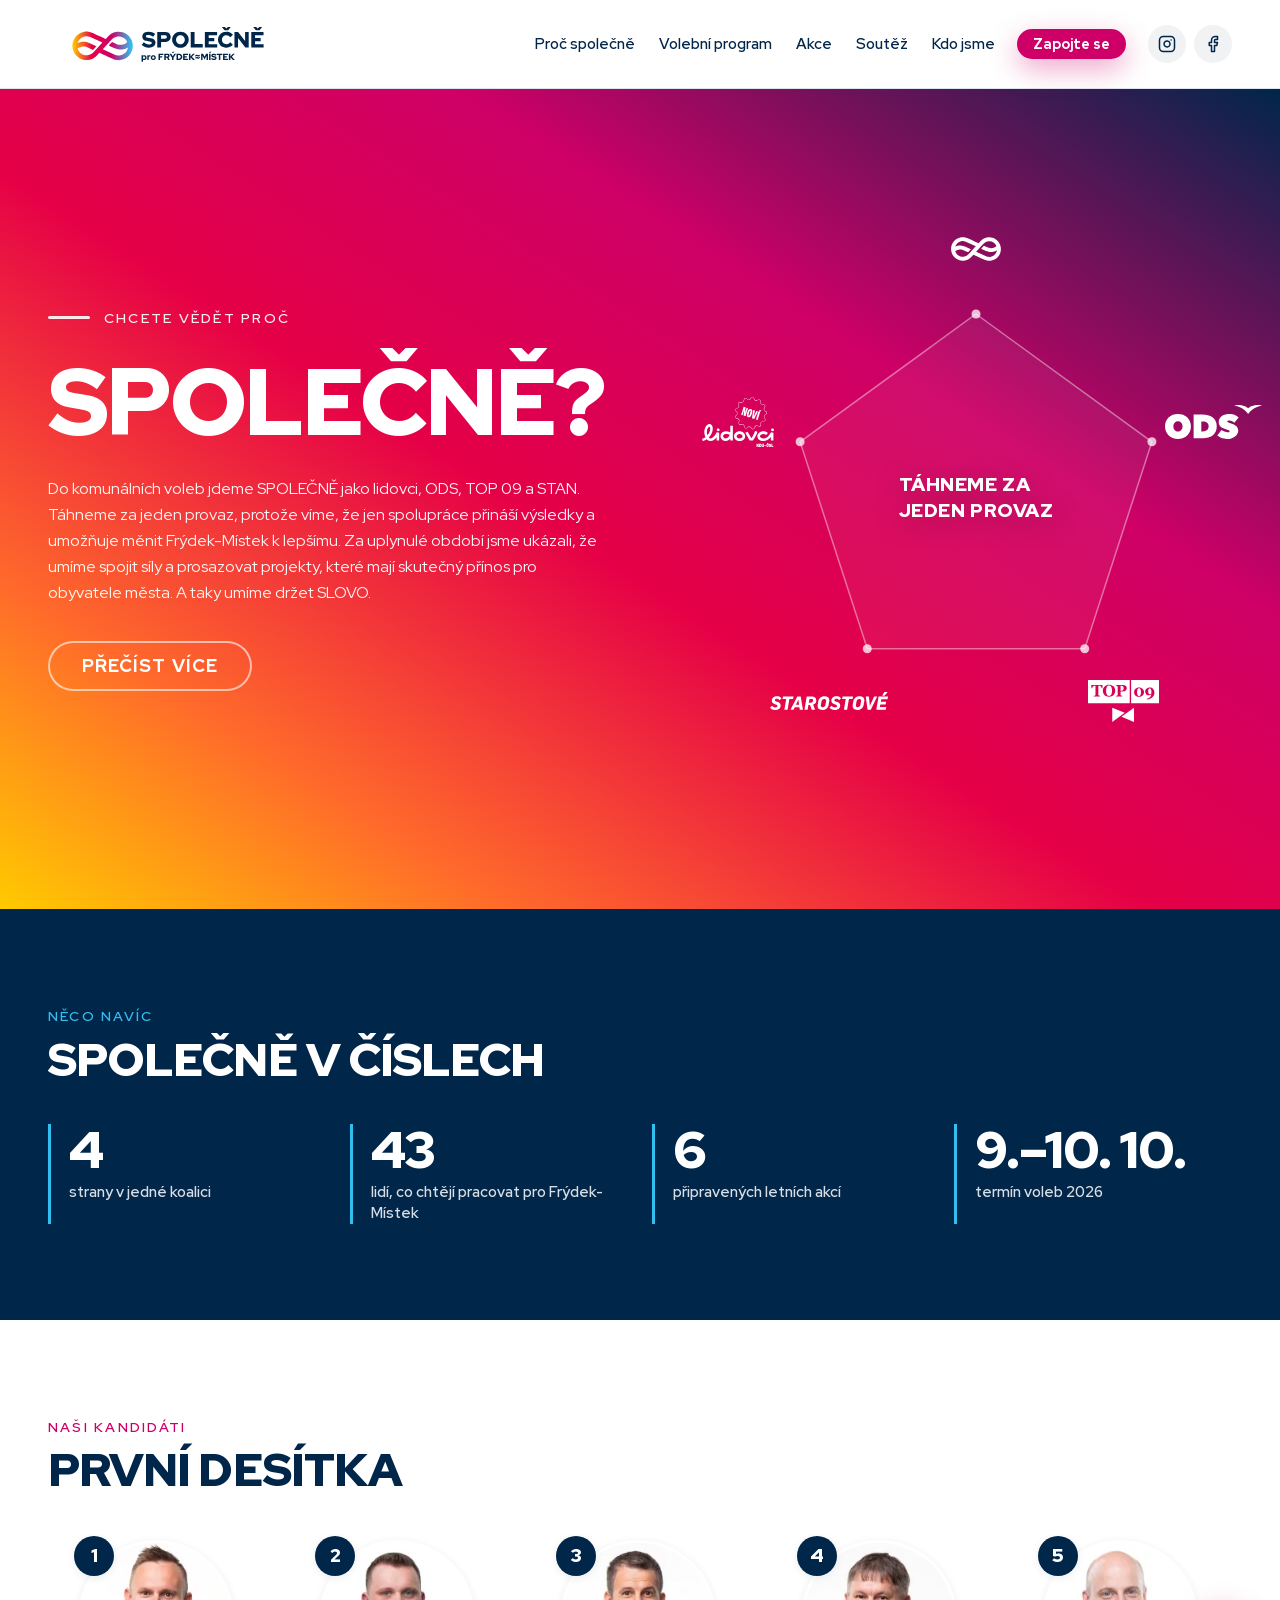
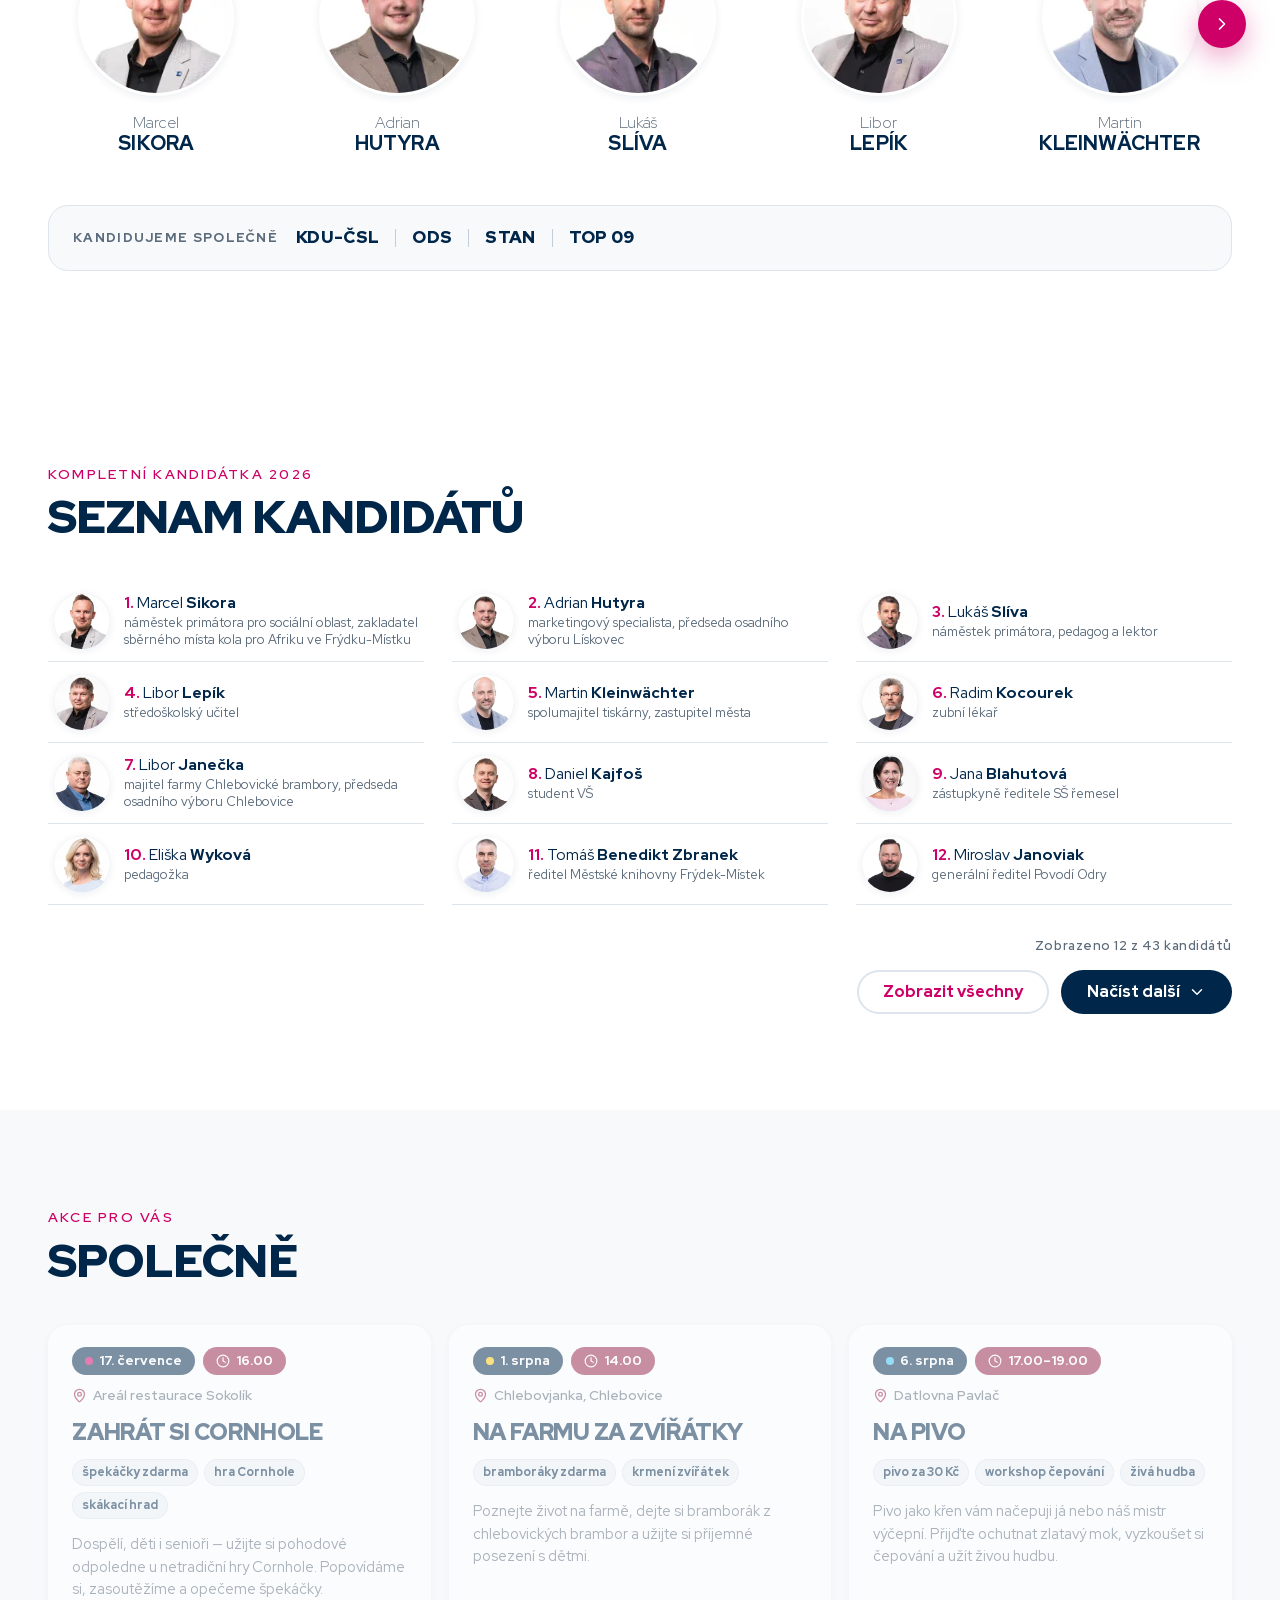
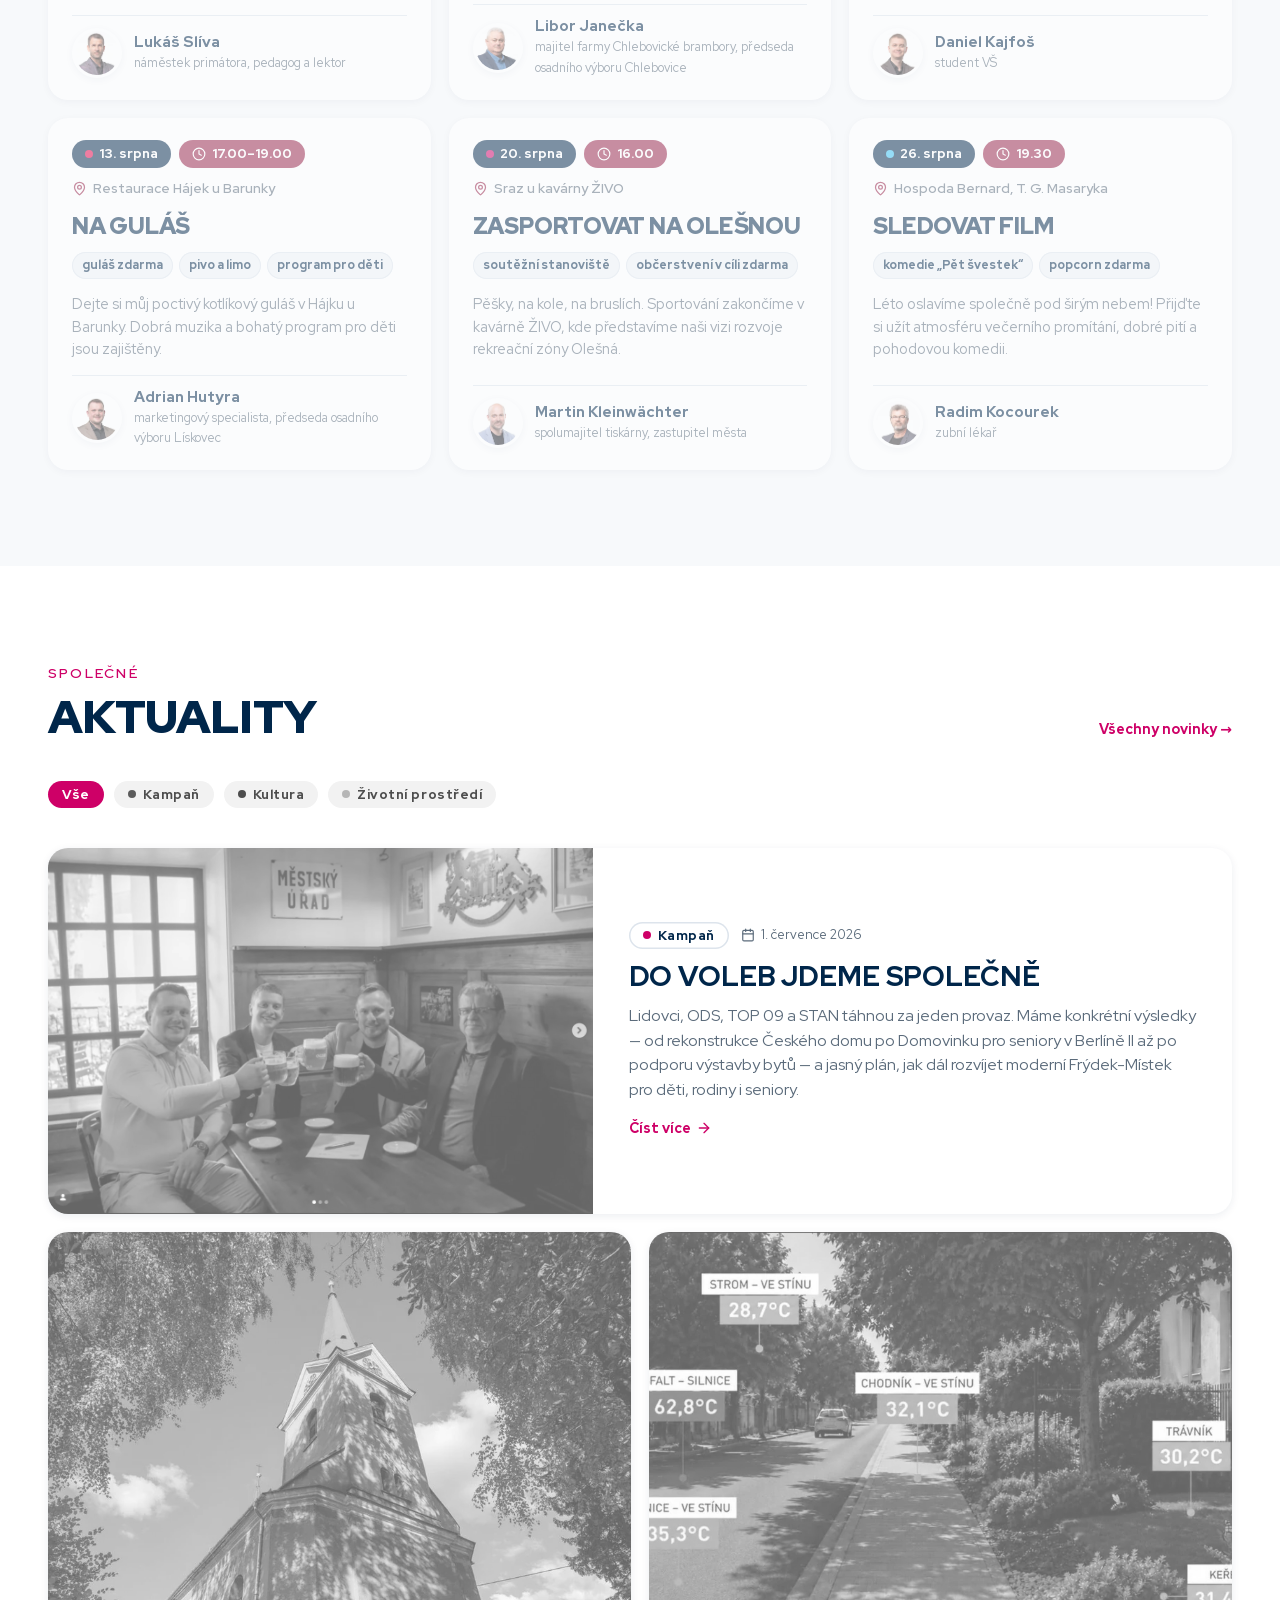
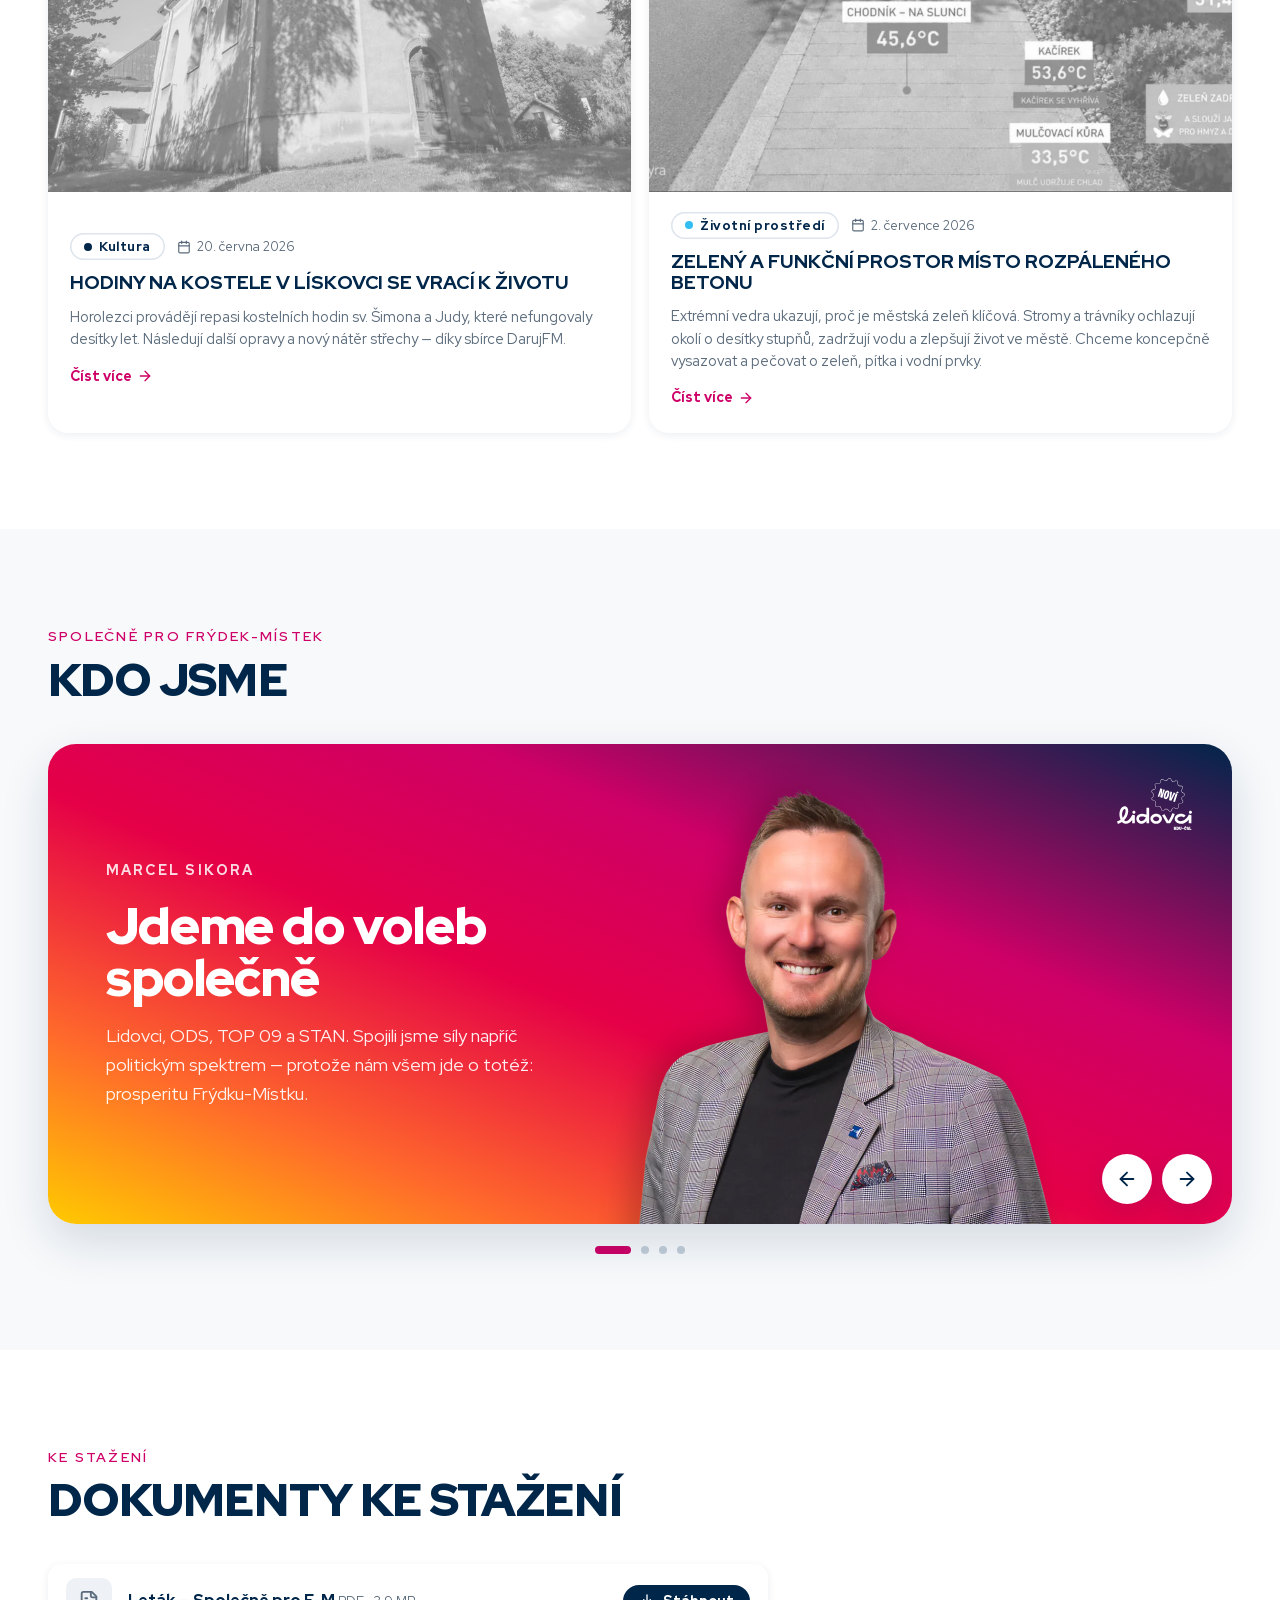
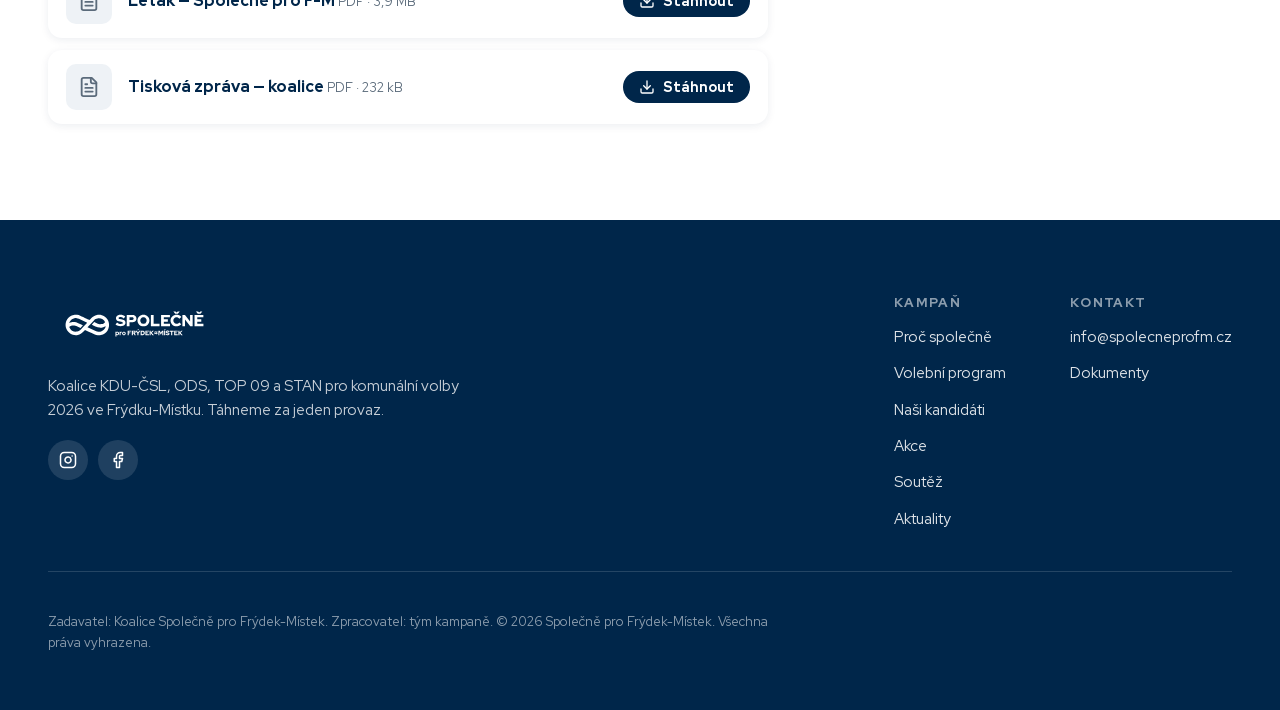
<file: index.html>
<!DOCTYPE html>
<html lang="cs">
<head>
<meta charset="utf-8">
<meta name="viewport" content="width=device-width, initial-scale=1">
<title>Společně pro Frýdek-Místek — komunální volby 2026</title>
<meta name="description" content="Koalice KDU-ČSL, ODS, TOP 09 a STAN pro komunální volby 2026 ve Frýdku-Místku. Táhneme za jeden provaz — jen spolupráce přináší výsledky.">
<meta name="theme-color" content="#00264a">
<link rel="canonical" href="https://spolecneprofm.cz/">
<meta name="robots" content="index, follow, max-image-preview:large, max-snippet:-1, max-video-preview:-1">
<meta property="og:type" content="website">
<meta property="og:site_name" content="Společně pro Frýdek-Místek">
<meta property="og:locale" content="cs_CZ">
<meta property="og:url" content="https://spolecneprofm.cz/">
<meta property="og:title" content="Společně pro Frýdek-Místek — komunální volby 2026">
<meta property="og:description" content="Koalice KDU-ČSL, ODS, TOP 09 a STAN. Táhneme za jeden provaz.">
<meta property="og:image" content="https://spolecneprofm.cz/assets/img/og-cover.png">
<meta property="og:image:type" content="image/png">
<meta property="og:image:width" content="1200">
<meta property="og:image:height" content="630">
<meta property="og:image:alt" content="Společně pro Frýdek-Místek — koalice KDU-ČSL, ODS, TOP 09 a STAN pro komunální volby 2026">
<meta name="twitter:card" content="summary_large_image">
<meta name="twitter:title" content="Společně pro Frýdek-Místek — komunální volby 2026">
<meta name="twitter:description" content="Koalice KDU-ČSL, ODS, TOP 09 a STAN. Táhneme za jeden provaz.">
<meta name="twitter:image" content="https://spolecneprofm.cz/assets/img/og-cover.png">
<meta name="twitter:image:alt" content="Společně pro Frýdek-Místek — koalice KDU-ČSL, ODS, TOP 09 a STAN pro komunální volby 2026">

<!-- Icons & manifest -->
<link rel="icon" type="image/svg+xml" href="assets/img/logo-symbol.svg">
<link rel="icon" type="image/png" sizes="32x32" href="favicon-32x32.png">
<link rel="icon" type="image/png" sizes="16x16" href="favicon-16x16.png">
<link rel="icon" href="favicon.ico" sizes="any">
<link rel="apple-touch-icon" sizes="180x180" href="apple-touch-icon.png">
<link rel="manifest" href="site.webmanifest">

<!-- Preload the LCP-critical webfont weights (hero H1 = 900, body/lead = 400) so they
     download in parallel with the stylesheet instead of after it -->
<link rel="preload" href="assets/fonts/RedHatDisplay-Black.woff2" as="font" type="font/woff2" crossorigin>
<link rel="preload" href="assets/fonts/RedHatDisplay-Regular.woff2" as="font" type="font/woff2" crossorigin>

<link rel="stylesheet" href="css/styles.css">

<script type="application/ld+json">
{
  "@context": "https://schema.org",
  "@graph": [
    {
      "@type": "PoliticalParty",
      "@id": "https://spolecneprofm.cz/#organization",
      "name": "Společně pro Frýdek-Místek",
      "alternateName": "Společně pro F-M",
      "description": "Koalice KDU-ČSL, ODS, TOP 09 a STAN pro komunální volby 2026 ve Frýdku-Místku. Táhneme za jeden provaz.",
      "url": "https://spolecneprofm.cz/",
      "logo": "https://spolecneprofm.cz/assets/img/logo-symbol.svg",
      "image": "https://spolecneprofm.cz/assets/img/og-cover.png",
      "email": "info@spolecneprofm.cz",
      "areaServed": { "@type": "City", "name": "Frýdek-Místek" },
      "member": [
        { "@type": "PoliticalParty", "name": "KDU-ČSL" },
        { "@type": "PoliticalParty", "name": "ODS" },
        { "@type": "PoliticalParty", "name": "TOP 09" },
        { "@type": "PoliticalParty", "name": "STAN" }
      ]
    },
    {
      "@type": "WebSite",
      "@id": "https://spolecneprofm.cz/#website",
      "url": "https://spolecneprofm.cz/",
      "name": "Společně pro Frýdek-Místek",
      "inLanguage": "cs",
      "publisher": { "@id": "https://spolecneprofm.cz/#organization" }
    }
  ]
}
</script>
</head>
<body>

<!-- ============================================================ Top menu -->
<header class="topbar">
  <div class="topbar__inner">
    <a href="#proc" aria-label="Společně pro Frýdek-Místek — domů">
      <img class="topbar__logo" src="assets/img/logo-horizontal.svg" alt="Společně pro Frýdek-Místek">
    </a>
    <nav class="topbar__nav" aria-label="Hlavní navigace">
      <div class="topnav">
        <a href="#proc">Proč společně</a>
        <a href="program.html">Volební program</a>
        <a href="#cesta">Akce</a>
        <a href="soutez.html">Soutěž</a>
        <a href="#kdo">Kdo jsme</a>
      </div>
      <a class="btn btn--primary btn--sm topbar__cta" href="https://docs.google.com/forms/d/e/1FAIpQLSeBkIM6NP1wLPQu1saJix3rBssZqTnsigHRWlZCqbDjpdeK2g/viewform" target="_blank" rel="noopener">Zapojte se</a>
      <div class="topbar__socials">
        <a class="social" href="https://www.instagram.com/spolecneprofm" target="_blank" rel="noopener" aria-label="Instagram"><svg width="18" height="18" viewBox="0 0 24 24" fill="none" stroke="currentColor" stroke-width="2" stroke-linecap="round" stroke-linejoin="round" aria-hidden="true"><rect width="20" height="20" x="2" y="2" rx="5"/><path d="M16 11.37A4 4 0 1 1 12.63 8 4 4 0 0 1 16 11.37z"/><line x1="17.5" x2="17.51" y1="6.5" y2="6.5"/></svg></a>
        <a class="social" href="https://www.facebook.com/share/1CtPxGy4Wt/" target="_blank" rel="noopener" aria-label="Facebook"><svg width="18" height="18" viewBox="0 0 24 24" fill="none" stroke="currentColor" stroke-width="2" stroke-linecap="round" stroke-linejoin="round" aria-hidden="true"><path d="M18 2h-3a5 5 0 0 0-5 5v3H7v4h3v8h4v-8h3l1-4h-4V7a1 1 0 0 1 1-1h3z"/></svg></a>
      </div>
      <button class="menu-toggle" type="button" data-menu-toggle aria-expanded="false" aria-controls="mobile-menu" aria-label="Otevřít menu">
        <span class="menu-toggle__bar"></span><span class="menu-toggle__bar"></span><span class="menu-toggle__bar"></span>
      </button>
    </nav>
  </div>
  <div class="mobile-menu" id="mobile-menu" data-menu hidden>
    <a class="mobile-menu__link" href="#proc">Proč společně</a>
    <a class="mobile-menu__link" href="program.html">Volební program</a>
    <a class="mobile-menu__link" href="#cesta">Akce</a>
    <a class="mobile-menu__link" href="soutez.html">Soutěž</a>
    <a class="mobile-menu__link" href="#kdo">Kdo jsme</a>
    <a class="mobile-menu__link" href="#aktuality">Aktuality</a>
    <a class="mobile-menu__link" href="#dokumenty">Dokumenty</a>
    <a class="btn btn--primary btn--md mobile-menu__cta" href="https://docs.google.com/forms/d/e/1FAIpQLSeBkIM6NP1wLPQu1saJix3rBssZqTnsigHRWlZCqbDjpdeK2g/viewform" target="_blank" rel="noopener">Zapojte se</a>
    <div class="mobile-menu__socials">
      <a class="social" href="https://www.instagram.com/spolecneprofm" target="_blank" rel="noopener" aria-label="Instagram"><svg width="18" height="18" viewBox="0 0 24 24" fill="none" stroke="currentColor" stroke-width="2" stroke-linecap="round" stroke-linejoin="round" aria-hidden="true"><rect width="20" height="20" x="2" y="2" rx="5"/><path d="M16 11.37A4 4 0 1 1 12.63 8 4 4 0 0 1 16 11.37z"/><line x1="17.5" x2="17.51" y1="6.5" y2="6.5"/></svg></a>
      <a class="social" href="https://www.facebook.com/share/1CtPxGy4Wt/" target="_blank" rel="noopener" aria-label="Facebook"><svg width="18" height="18" viewBox="0 0 24 24" fill="none" stroke="currentColor" stroke-width="2" stroke-linecap="round" stroke-linejoin="round" aria-hidden="true"><path d="M18 2h-3a5 5 0 0 0-5 5v3H7v4h3v8h4v-8h3l1-4h-4V7a1 1 0 0 1 1-1h3z"/></svg></a>
    </div>
  </div>
</header>

<main>

<!-- ================================================================ Hero -->
<section class="hero" id="proc">
  <div class="hero__wrap">
    <div class="hero__left">
      <div class="hero__kicker hp-rise" style="animation-delay:.05s">
        <span class="hero__kicker-bar"></span>
        <span class="hero__kicker-text">Chcete vědět proč</span>
      </div>
      <h1 class="hero__title hp-rise" style="animation-delay:.12s">Společně?</h1>
      <p class="hero__lead hp-rise" style="animation-delay:.2s">Do komunálních voleb jdeme SPOLEČNĚ jako lidovci, ODS, TOP 09 a STAN. Táhneme za jeden provaz, protože víme, že jen spolupráce přináší výsledky a umožňuje měnit Frýdek-Místek k lepšímu. Za uplynulé období jsme ukázali, že umíme spojit síly a prosazovat projekty, které mají skutečný přínos pro obyvatele města. A taky umíme držet SLOVO.</p>
      <div class="hero__cta hp-rise" style="animation-delay:.28s">
        <a class="btn btn--lg btn--ghost btn--uppercase" href="https://www.instagram.com/p/DZ22zHwje5x/" target="_blank" rel="noopener">Přečíst více</a>
      </div>
    </div>

    <div class="orbit hp-orbit" aria-hidden="true">
      <div class="orbit__ring" data-orbit-ring>
        <svg viewBox="0 0 600 600" width="600" height="600">
          <polygon points="300,115 475.9,242.8 408.7,449.7 191.3,449.7 124.1,242.8" fill="rgba(255,255,255,.05)" stroke="rgba(255,255,255,.42)" stroke-width="1.5"></polygon>
          <circle cx="300" cy="115" r="4.5" fill="rgba(255,255,255,.75)"></circle>
          <circle cx="475.9" cy="242.8" r="4.5" fill="rgba(255,255,255,.75)"></circle>
          <circle cx="408.7" cy="449.7" r="4.5" fill="rgba(255,255,255,.75)"></circle>
          <circle cx="191.3" cy="449.7" r="4.5" fill="rgba(255,255,255,.75)"></circle>
          <circle cx="124.1" cy="242.8" r="4.5" fill="rgba(255,255,255,.75)"></circle>
        </svg>
        <div class="hp-pop hp-orbit-item" style="position:absolute;left:235px;top:10px;width:130px;height:80px;display:flex;align-items:center;justify-content:center;animation-delay:.14s"><div class="hp-spin-fix"><div class="hp-float" style="animation-duration:6.4s;animation-delay:-1.2s"><img src="assets/img/logo-symbol.svg" alt="Společně" style="height:62px;width:auto;display:block;filter:brightness(0) invert(1)"></div></div></div>
        <div class="hp-pop hp-orbit-item" style="position:absolute;left:475.75px;top:192.75px;width:124px;height:60px;display:flex;align-items:center;justify-content:center;animation-delay:.24s"><div class="hp-spin-fix"><div class="hp-float" style="animation-duration:5.6s;animation-delay:-3s"><img src="assets/img/party-ods.svg" alt="ODS" style="height:34px;max-width:110px;width:auto;object-fit:contain;display:block;filter:brightness(0) invert(1)"></div></div></div>
        <div class="hp-pop hp-orbit-item" style="position:absolute;left:385px;top:472.25px;width:124px;height:60px;display:flex;align-items:center;justify-content:center;animation-delay:.34s"><div class="hp-spin-fix"><div class="hp-float" style="animation-duration:7.1s;animation-delay:-2s"><img src="assets/img/party-top09.svg" alt="TOP 09" style="height:42px;max-width:110px;width:auto;object-fit:contain;display:block;filter:brightness(0) invert(1)"></div></div></div>
        <div class="hp-pop hp-orbit-item" style="position:absolute;left:91px;top:472.25px;width:124px;height:60px;display:flex;align-items:center;justify-content:center;animation-delay:.44s"><div class="hp-spin-fix"><div class="hp-float" style="animation-duration:6.8s;animation-delay:-4.5s"><img src="assets/img/party-stan.svg" alt="Starostové a nezávislí" style="height:22px;max-width:118px;width:auto;object-fit:contain;display:block;filter:brightness(0) invert(1)"></div></div></div>
        <div class="hp-pop hp-orbit-item" style="position:absolute;left:0.25px;top:192.75px;width:124px;height:60px;display:flex;align-items:center;justify-content:center;animation-delay:.54s"><div class="hp-spin-fix"><div class="hp-float" style="animation-duration:5.9s;animation-delay:-0.6s"><img src="assets/img/party-kdu.svg" alt="Noví lidovci (KDU-ČSL)" style="height:50px;max-width:110px;width:auto;object-fit:contain;display:block;filter:brightness(0) invert(1)"></div></div></div>
      </div>
      <div class="hp-pop" style="position:absolute;left:150px;top:210px;width:300px;height:180px;display:flex;align-items:center;justify-content:center;animation-delay:.5s;pointer-events:none">
        <div class="hp-float-ctr"><span style="font-weight:900;font-size:19px;line-height:1.1;letter-spacing:.03em;text-transform:uppercase;color:#fff;text-align:center;text-shadow:0 6px 30px rgba(0,21,53,.4)">Táhneme za<br>jeden provaz</span></div>
      </div>
    </div>
  </div>
</section>

<!-- =============================================================== Čísla -->
<section class="section section--navy" id="cisla">
  <div class="container">
    <div class="sec-head">
      <span class="eyebrow eyebrow--cyan">Něco navíc</span>
      <h2 class="sec-title sec-title--white">Společně v číslech</h2>
    </div>
    <div class="stats-grid">
      <div class="stat"><span class="stat__value">4</span><span class="stat__label">strany v jedné koalici</span></div>
      <div class="stat"><span class="stat__value">43</span><span class="stat__label">lidí, co chtějí pracovat pro Frýdek-Místek</span></div>
      <div class="stat"><span class="stat__value">6</span><span class="stat__label">připravených letních akcí</span></div>
      <div class="stat"><span class="stat__value">9.–10. 10.</span><span class="stat__label">termín voleb 2026</span></div>
    </div>
  </div>
</section>

<!-- =========================================================== Kandidáti -->
<section class="section" id="kandidati">
  <div class="container">
    <div class="sec-head">
      <span class="eyebrow">Naši kandidáti</span>
      <h2 class="sec-title">První desítka</h2>
    </div>
    <div class="cardslider-wrap">
      <div class="cardslider" data-cardslider>
      <article class="cand-card">
        <span class="cand-card__avatar-wrap">
          <span class="avatar-ring"><span class="avatar"><img src="assets/photos/candidates/Marcel_Sikora.webp" alt="Marcel Sikora" loading="lazy" decoding="async" width="150" height="150"></span></span>
          <span class="cand-card__num">1</span>
        </span>
        <span class="cand-card__name">
          <span class="cand-card__given">Marcel</span>
          <span class="cand-card__surname">Sikora</span>
        </span>
      </article>
      <article class="cand-card">
        <span class="cand-card__avatar-wrap">
          <span class="avatar-ring"><span class="avatar"><img src="assets/photos/candidates/Adrian_Hutyra.webp" alt="Adrian Hutyra" loading="lazy" decoding="async" width="150" height="150"></span></span>
          <span class="cand-card__num">2</span>
        </span>
        <span class="cand-card__name">
          <span class="cand-card__given">Adrian</span>
          <span class="cand-card__surname">Hutyra</span>
        </span>
      </article>
      <article class="cand-card">
        <span class="cand-card__avatar-wrap">
          <span class="avatar-ring"><span class="avatar"><img src="assets/photos/candidates/Lukas_Sliva.webp" alt="Lukáš Slíva" loading="lazy" decoding="async" width="150" height="150"></span></span>
          <span class="cand-card__num">3</span>
        </span>
        <span class="cand-card__name">
          <span class="cand-card__given">Lukáš</span>
          <span class="cand-card__surname">Slíva</span>
        </span>
      </article>
      <article class="cand-card">
        <span class="cand-card__avatar-wrap">
          <span class="avatar-ring"><span class="avatar"><img src="assets/photos/candidates/Libor_Lepik.webp" alt="Libor Lepík" loading="lazy" decoding="async" width="150" height="150"></span></span>
          <span class="cand-card__num">4</span>
        </span>
        <span class="cand-card__name">
          <span class="cand-card__given">Libor</span>
          <span class="cand-card__surname">Lepík</span>
        </span>
      </article>
      <article class="cand-card">
        <span class="cand-card__avatar-wrap">
          <span class="avatar-ring"><span class="avatar"><img src="assets/photos/candidates/Martin_Kleinwachter.webp" alt="Martin Kleinwächter" loading="lazy" decoding="async" width="150" height="150"></span></span>
          <span class="cand-card__num">5</span>
        </span>
        <span class="cand-card__name">
          <span class="cand-card__given">Martin</span>
          <span class="cand-card__surname">Kleinwächter</span>
        </span>
      </article>
      <article class="cand-card">
        <span class="cand-card__avatar-wrap">
          <span class="avatar-ring"><span class="avatar"><img src="assets/photos/candidates/Radim_Kocourek.webp" alt="Radim Kocourek" loading="lazy" decoding="async" width="150" height="150"></span></span>
          <span class="cand-card__num">6</span>
        </span>
        <span class="cand-card__name">
          <span class="cand-card__given">Radim</span>
          <span class="cand-card__surname">Kocourek</span>
        </span>
      </article>
      <article class="cand-card">
        <span class="cand-card__avatar-wrap">
          <span class="avatar-ring"><span class="avatar"><img src="assets/photos/candidates/Libor_Janecka.webp" alt="Libor Janečka" loading="lazy" decoding="async" width="150" height="150"></span></span>
          <span class="cand-card__num">7</span>
        </span>
        <span class="cand-card__name">
          <span class="cand-card__given">Libor</span>
          <span class="cand-card__surname">Janečka</span>
        </span>
      </article>
      <article class="cand-card">
        <span class="cand-card__avatar-wrap">
          <span class="avatar-ring"><span class="avatar"><img src="assets/photos/candidates/Daniel_Kajfos.webp" alt="Daniel Kajfoš" loading="lazy" decoding="async" width="150" height="150"></span></span>
          <span class="cand-card__num">8</span>
        </span>
        <span class="cand-card__name">
          <span class="cand-card__given">Daniel</span>
          <span class="cand-card__surname">Kajfoš</span>
        </span>
      </article>
      <article class="cand-card">
        <span class="cand-card__avatar-wrap">
          <span class="avatar-ring"><span class="avatar"><img src="assets/photos/candidates/Jana_Blahutova.webp" alt="Jana Blahutová" loading="lazy" decoding="async" width="150" height="150"></span></span>
          <span class="cand-card__num">9</span>
        </span>
        <span class="cand-card__name">
          <span class="cand-card__given">Jana</span>
          <span class="cand-card__surname">Blahutová</span>
        </span>
      </article>
      <article class="cand-card">
        <span class="cand-card__avatar-wrap">
          <span class="avatar-ring"><span class="avatar"><img src="assets/photos/candidates/Eliska_Wykova.webp" alt="Eliška Wyková" loading="lazy" decoding="async" width="150" height="150"></span></span>
          <span class="cand-card__num">10</span>
        </span>
        <span class="cand-card__name">
          <span class="cand-card__given">Eliška</span>
          <span class="cand-card__surname">Wyková</span>
        </span>
      </article>
      </div>
      <button class="slider-arrow slider-arrow--left" type="button" data-cardslider-prev aria-label="Předchozí" hidden><svg width="20" height="20" viewBox="0 0 24 24" fill="none" stroke="currentColor" stroke-width="2" stroke-linecap="round" stroke-linejoin="round" aria-hidden="true"><path d="m15 18-6-6 6-6"/></svg></button>
      <button class="slider-arrow slider-arrow--right" type="button" data-cardslider-next aria-label="Další"><svg width="20" height="20" viewBox="0 0 24 24" fill="none" stroke="currentColor" stroke-width="2" stroke-linecap="round" stroke-linejoin="round" aria-hidden="true"><path d="m9 18 6-6-6-6"/></svg></button>
    </div>
    <div class="coalition">
      <span class="coalition__label">Kandidujeme společně</span>
      <span class="coalition__parties">
        <span class="coalition__party">KDU-ČSL</span><span class="coalition__sep"></span>
        <span class="coalition__party">ODS</span><span class="coalition__sep"></span>
        <span class="coalition__party">STAN</span><span class="coalition__sep"></span>
        <span class="coalition__party">TOP 09</span>
      </span>
    </div>
  </div>
</section>

<!-- =========================================================== Kandidátka -->
<section class="section" id="kandidatka">
  <div class="container">
    <div class="sec-head">
      <span class="eyebrow">Kompletní kandidátka 2026</span>
      <h2 class="sec-title">Seznam kandidátů</h2>
    </div>
    <div data-table>
      <div class="cand-table">
        <div class="cand-row" data-index="0">
          <span class="cand-row__avatar"><img src="assets/photos/candidates/Marcel_Sikora.webp" alt="Marcel Sikora" loading="lazy" decoding="async" width="56" height="56"></span>
          <span class="cand-row__body">
            <span class="cand-row__name"><span class="cand-row__rank">1.</span> <span class="cand-row__given">Marcel</span> <span class="cand-row__surname">Sikora</span></span>
            <span class="cand-row__role">náměstek primátora pro sociální oblast, zakladatel sběrného místa kola pro Afriku ve Frýdku-Místku</span>
          </span>
        </div>
        <div class="cand-row" data-index="1">
          <span class="cand-row__avatar"><img src="assets/photos/candidates/Adrian_Hutyra.webp" alt="Adrian Hutyra" loading="lazy" decoding="async" width="56" height="56"></span>
          <span class="cand-row__body">
            <span class="cand-row__name"><span class="cand-row__rank">2.</span> <span class="cand-row__given">Adrian</span> <span class="cand-row__surname">Hutyra</span></span>
            <span class="cand-row__role">marketingový specialista, předseda osadního výboru Lískovec</span>
          </span>
        </div>
        <div class="cand-row" data-index="2">
          <span class="cand-row__avatar"><img src="assets/photos/candidates/Lukas_Sliva.webp" alt="Lukáš Slíva" loading="lazy" decoding="async" width="56" height="56"></span>
          <span class="cand-row__body">
            <span class="cand-row__name"><span class="cand-row__rank">3.</span> <span class="cand-row__given">Lukáš</span> <span class="cand-row__surname">Slíva</span></span>
            <span class="cand-row__role">náměstek primátora, pedagog a lektor</span>
          </span>
        </div>
        <div class="cand-row" data-index="3">
          <span class="cand-row__avatar"><img src="assets/photos/candidates/Libor_Lepik.webp" alt="Libor Lepík" loading="lazy" decoding="async" width="56" height="56"></span>
          <span class="cand-row__body">
            <span class="cand-row__name"><span class="cand-row__rank">4.</span> <span class="cand-row__given">Libor</span> <span class="cand-row__surname">Lepík</span></span>
            <span class="cand-row__role">středoškolský učitel</span>
          </span>
        </div>
        <div class="cand-row" data-index="4">
          <span class="cand-row__avatar"><img src="assets/photos/candidates/Martin_Kleinwachter.webp" alt="Martin Kleinwächter" loading="lazy" decoding="async" width="56" height="56"></span>
          <span class="cand-row__body">
            <span class="cand-row__name"><span class="cand-row__rank">5.</span> <span class="cand-row__given">Martin</span> <span class="cand-row__surname">Kleinwächter</span></span>
            <span class="cand-row__role">spolumajitel tiskárny, zastupitel města</span>
          </span>
        </div>
        <div class="cand-row" data-index="5">
          <span class="cand-row__avatar"><img src="assets/photos/candidates/Radim_Kocourek.webp" alt="Radim Kocourek" loading="lazy" decoding="async" width="56" height="56"></span>
          <span class="cand-row__body">
            <span class="cand-row__name"><span class="cand-row__rank">6.</span> <span class="cand-row__given">Radim</span> <span class="cand-row__surname">Kocourek</span></span>
            <span class="cand-row__role">zubní lékař</span>
          </span>
        </div>
        <div class="cand-row" data-index="6">
          <span class="cand-row__avatar"><img src="assets/photos/candidates/Libor_Janecka.webp" alt="Libor Janečka" loading="lazy" decoding="async" width="56" height="56"></span>
          <span class="cand-row__body">
            <span class="cand-row__name"><span class="cand-row__rank">7.</span> <span class="cand-row__given">Libor</span> <span class="cand-row__surname">Janečka</span></span>
            <span class="cand-row__role">majitel farmy Chlebovické brambory, předseda osadního výboru Chlebovice</span>
          </span>
        </div>
        <div class="cand-row" data-index="7">
          <span class="cand-row__avatar"><img src="assets/photos/candidates/Daniel_Kajfos.webp" alt="Daniel Kajfoš" loading="lazy" decoding="async" width="56" height="56"></span>
          <span class="cand-row__body">
            <span class="cand-row__name"><span class="cand-row__rank">8.</span> <span class="cand-row__given">Daniel</span> <span class="cand-row__surname">Kajfoš</span></span>
            <span class="cand-row__role">student VŠ</span>
          </span>
        </div>
        <div class="cand-row" data-index="8">
          <span class="cand-row__avatar"><img src="assets/photos/candidates/Jana_Blahutova.webp" alt="Jana Blahutová" loading="lazy" decoding="async" width="56" height="56"></span>
          <span class="cand-row__body">
            <span class="cand-row__name"><span class="cand-row__rank">9.</span> <span class="cand-row__given">Jana</span> <span class="cand-row__surname">Blahutová</span></span>
            <span class="cand-row__role">zástupkyně ředitele SŠ řemesel</span>
          </span>
        </div>
        <div class="cand-row" data-index="9">
          <span class="cand-row__avatar"><img src="assets/photos/candidates/Eliska_Wykova.webp" alt="Eliška Wyková" loading="lazy" decoding="async" width="56" height="56"></span>
          <span class="cand-row__body">
            <span class="cand-row__name"><span class="cand-row__rank">10.</span> <span class="cand-row__given">Eliška</span> <span class="cand-row__surname">Wyková</span></span>
            <span class="cand-row__role">pedagožka</span>
          </span>
        </div>
        <div class="cand-row" data-index="10">
          <span class="cand-row__avatar"><img src="assets/photos/candidates/Tomas_Benedikt_Zbranek.webp" alt="Tomáš Benedikt Zbranek" loading="lazy" decoding="async" width="56" height="56"></span>
          <span class="cand-row__body">
            <span class="cand-row__name"><span class="cand-row__rank">11.</span> <span class="cand-row__given">Tomáš</span> <span class="cand-row__surname">Benedikt Zbranek</span></span>
            <span class="cand-row__role">ředitel Městské knihovny Frýdek-Místek</span>
          </span>
        </div>
        <div class="cand-row" data-index="11">
          <span class="cand-row__avatar"><img src="assets/photos/candidates/Miroslav_Janoviak.webp" alt="Miroslav Janoviak" loading="lazy" decoding="async" width="56" height="56"></span>
          <span class="cand-row__body">
            <span class="cand-row__name"><span class="cand-row__rank">12.</span> <span class="cand-row__given">Miroslav</span> <span class="cand-row__surname">Janoviak</span></span>
            <span class="cand-row__role">generální ředitel Povodí Odry</span>
          </span>
        </div>
        <div class="cand-row" data-index="12">
          <span class="cand-row__avatar"><img src="assets/photos/candidates/Libor_Koval.webp" alt="Libor Koval" loading="lazy" decoding="async" width="56" height="56"></span>
          <span class="cand-row__body">
            <span class="cand-row__name"><span class="cand-row__rank">13.</span> <span class="cand-row__given">Libor</span> <span class="cand-row__surname">Koval</span></span>
            <span class="cand-row__role">chemik</span>
          </span>
        </div>
        <div class="cand-row" data-index="13">
          <span class="cand-row__avatar"><img src="assets/photos/candidates/Vojtech_Rumian.webp" alt="Vojtěch Rumian" loading="lazy" decoding="async" width="56" height="56"></span>
          <span class="cand-row__body">
            <span class="cand-row__name"><span class="cand-row__rank">14.</span> <span class="cand-row__given">Vojtěch</span> <span class="cand-row__surname">Rumian</span></span>
            <span class="cand-row__role">pedagog na ZŠ, člen kulturní komise rady města</span>
          </span>
        </div>
        <div class="cand-row" data-index="14">
          <span class="cand-row__avatar"><img src="assets/photos/candidates/Veronika_Sebestova.webp" alt="Veronika Šebestová" loading="lazy" decoding="async" width="56" height="56"></span>
          <span class="cand-row__body">
            <span class="cand-row__name"><span class="cand-row__rank">15.</span> <span class="cand-row__given">Veronika</span> <span class="cand-row__surname">Šebestová</span></span>
            <span class="cand-row__role">projektová manažerka v sociálních službách</span>
          </span>
        </div>
        <div class="cand-row" data-index="15">
          <span class="cand-row__avatar"><img src="assets/photos/candidates/Vaclav_Danek.webp" alt="Václav Daněk" loading="lazy" decoding="async" width="56" height="56"></span>
          <span class="cand-row__body">
            <span class="cand-row__name"><span class="cand-row__rank">16.</span> <span class="cand-row__given">Václav</span> <span class="cand-row__surname">Daněk</span></span>
            <span class="cand-row__role">stavební technik</span>
          </span>
        </div>
        <div class="cand-row" data-index="16">
          <span class="cand-row__avatar"><img src="assets/photos/candidates/Filip_Stres.webp" alt="Filip Stres" loading="lazy" decoding="async" width="56" height="56"></span>
          <span class="cand-row__body">
            <span class="cand-row__name"><span class="cand-row__rank">17.</span> <span class="cand-row__given">Filip</span> <span class="cand-row__surname">Stres</span></span>
            <span class="cand-row__role">vychovatel v dětském domově se školou</span>
          </span>
        </div>
        <div class="cand-row" data-index="17">
          <span class="cand-row__avatar"><img src="assets/photos/candidates/Jiri_Matysek.webp" alt="Jiří Matýsek" loading="lazy" decoding="async" width="56" height="56"></span>
          <span class="cand-row__body">
            <span class="cand-row__name"><span class="cand-row__rank">18.</span> <span class="cand-row__given">Jiří</span> <span class="cand-row__surname">Matýsek</span></span>
            <span class="cand-row__role">všeobecná sestra na rehabilitaci</span>
          </span>
        </div>
        <div class="cand-row" data-index="18">
          <span class="cand-row__avatar"><img src="assets/photos/candidates/Jan_Caletka.webp" alt="Jan Caletka" loading="lazy" decoding="async" width="56" height="56"></span>
          <span class="cand-row__body">
            <span class="cand-row__name"><span class="cand-row__rank">19.</span> <span class="cand-row__given">Jan</span> <span class="cand-row__surname">Caletka</span></span>
            <span class="cand-row__role">důchodce, bývalý pedagog</span>
          </span>
        </div>
        <div class="cand-row" data-index="19">
          <span class="cand-row__avatar"><img src="assets/photos/candidates/Jana_Kohutova.webp" alt="Jana Kohutová" loading="lazy" decoding="async" width="56" height="56"></span>
          <span class="cand-row__body">
            <span class="cand-row__name"><span class="cand-row__rank">20.</span> <span class="cand-row__given">Jana</span> <span class="cand-row__surname">Kohutová</span></span>
            <span class="cand-row__role">koordinátorka společenských akcí v Lidovém domě, členka farní rady</span>
          </span>
        </div>
        <div class="cand-row" data-index="20">
          <span class="cand-row__avatar"><img src="assets/photos/candidates/Jana_Sera.webp" alt="Jana Šerá" loading="lazy" decoding="async" width="56" height="56"></span>
          <span class="cand-row__body">
            <span class="cand-row__name"><span class="cand-row__rank">21.</span> <span class="cand-row__given">Jana</span> <span class="cand-row__surname">Šerá</span></span>
            <span class="cand-row__role">ekonomka, vedoucí oddílu TJ Sokol, členka osadního výboru Chlebovice</span>
          </span>
        </div>
        <div class="cand-row" data-index="21">
          <span class="cand-row__avatar"><img src="assets/photos/candidates/Pavel_Mlynek.webp" alt="Pavel Mlýnek" loading="lazy" decoding="async" width="56" height="56"></span>
          <span class="cand-row__body">
            <span class="cand-row__name"><span class="cand-row__rank">22.</span> <span class="cand-row__given">Pavel</span> <span class="cand-row__surname">Mlýnek</span></span>
            <span class="cand-row__role">obchodní manažer, zastupitel Moravskoslezského kraje</span>
          </span>
        </div>
        <div class="cand-row" data-index="22">
          <span class="cand-row__avatar"><img src="assets/photos/candidates/Richard_Zabka.webp" alt="Richard Žabka" loading="lazy" decoding="async" width="56" height="56"></span>
          <span class="cand-row__body">
            <span class="cand-row__name"><span class="cand-row__rank">23.</span> <span class="cand-row__given">Richard</span> <span class="cand-row__surname">Žabka</span></span>
            <span class="cand-row__role">finanční poradce</span>
          </span>
        </div>
        <div class="cand-row" data-index="23">
          <span class="cand-row__avatar"><img src="assets/photos/candidates/Alexandr_Wojcik.webp" alt="Alexandr Wojčík" loading="lazy" decoding="async" width="56" height="56"></span>
          <span class="cand-row__body">
            <span class="cand-row__name"><span class="cand-row__rank">24.</span> <span class="cand-row__given">Alexandr</span> <span class="cand-row__surname">Wojčík</span></span>
            <span class="cand-row__role">finanční ředitel, majitel tiskárny</span>
          </span>
        </div>
        <div class="cand-row" data-index="24">
          <span class="cand-row__avatar"><img src="assets/photos/candidates/Petr_Adamus.webp" alt="Petr Adamus" loading="lazy" decoding="async" width="56" height="56"></span>
          <span class="cand-row__body">
            <span class="cand-row__name"><span class="cand-row__rank">25.</span> <span class="cand-row__given">Petr</span> <span class="cand-row__surname">Adamus</span></span>
            <span class="cand-row__role">pracovník bezpečnostní agentury</span>
          </span>
        </div>
        <div class="cand-row" data-index="25">
          <span class="cand-row__avatar"><img src="assets/photos/candidates/Vit_Danek.webp" alt="Vít Daněk" loading="lazy" decoding="async" width="56" height="56"></span>
          <span class="cand-row__body">
            <span class="cand-row__name"><span class="cand-row__rank">26.</span> <span class="cand-row__given">Vít</span> <span class="cand-row__surname">Daněk</span></span>
            <span class="cand-row__role">student VŠ</span>
          </span>
        </div>
        <div class="cand-row" data-index="26">
          <span class="cand-row__avatar"><img src="assets/photos/candidates/Pavel_Hrtus.webp" alt="Pavel Hrtús" loading="lazy" decoding="async" width="56" height="56"></span>
          <span class="cand-row__body">
            <span class="cand-row__name"><span class="cand-row__rank">27.</span> <span class="cand-row__given">Pavel</span> <span class="cand-row__surname">Hrtús</span></span>
            <span class="cand-row__role">pracovník Charity Frýdek-Místek</span>
          </span>
        </div>
        <div class="cand-row" data-index="27">
          <span class="cand-row__avatar"><img src="assets/photos/candidates/Jakub_Srubar.webp" alt="Jakub Šrubař" loading="lazy" decoding="async" width="56" height="56"></span>
          <span class="cand-row__body">
            <span class="cand-row__name"><span class="cand-row__rank">28.</span> <span class="cand-row__given">Jakub</span> <span class="cand-row__surname">Šrubař</span></span>
            <span class="cand-row__role">hostinský v Datlovně, lektor</span>
          </span>
        </div>
        <div class="cand-row" data-index="28">
          <span class="cand-row__avatar"><img src="assets/photos/candidates/Marek_Spok.webp" alt="Marek Špok" loading="lazy" decoding="async" width="56" height="56"></span>
          <span class="cand-row__body">
            <span class="cand-row__name"><span class="cand-row__rank">29.</span> <span class="cand-row__given">Marek</span> <span class="cand-row__surname">Špok</span></span>
            <span class="cand-row__role">holič, majitel studia Unicut</span>
          </span>
        </div>
        <div class="cand-row" data-index="29">
          <span class="cand-row__avatar"><img src="assets/photos/candidates/Jakub_Rabas.webp" alt="Jakub Rabas" loading="lazy" decoding="async" width="56" height="56"></span>
          <span class="cand-row__body">
            <span class="cand-row__name"><span class="cand-row__rank">30.</span> <span class="cand-row__given">Jakub</span> <span class="cand-row__surname">Rabas</span></span>
            <span class="cand-row__role">specialista požární ochrany</span>
          </span>
        </div>
        <div class="cand-row" data-index="30">
          <span class="cand-row__avatar"><img src="assets/photos/candidates/Petr_Novak.webp" alt="Petr Novák" loading="lazy" decoding="async" width="56" height="56"></span>
          <span class="cand-row__body">
            <span class="cand-row__name"><span class="cand-row__rank">31.</span> <span class="cand-row__given">Petr</span> <span class="cand-row__surname">Novák</span></span>
            <span class="cand-row__role">jednatel společnosti v odvětví oprav komunikací</span>
          </span>
        </div>
        <div class="cand-row" data-index="31">
          <span class="cand-row__avatar"><img src="assets/photos/candidates/Adam_Krejci.webp" alt="Adam Krejčí" loading="lazy" decoding="async" width="56" height="56"></span>
          <span class="cand-row__body">
            <span class="cand-row__name"><span class="cand-row__rank">32.</span> <span class="cand-row__given">Adam</span> <span class="cand-row__surname">Krejčí</span></span>
            <span class="cand-row__role">advokát</span>
          </span>
        </div>
        <div class="cand-row" data-index="32">
          <span class="cand-row__avatar"><img src="assets/photos/candidates/Ludmila_Moniakova.webp" alt="Ludmila Moniaková" loading="lazy" decoding="async" width="56" height="56"></span>
          <span class="cand-row__body">
            <span class="cand-row__name"><span class="cand-row__rank">33.</span> <span class="cand-row__given">Ludmila</span> <span class="cand-row__surname">Moniaková</span></span>
            <span class="cand-row__role">pracovnice Charity Frýdek-Místek</span>
          </span>
        </div>
        <div class="cand-row" data-index="33">
          <span class="cand-row__avatar"><img src="assets/photos/candidates/Dalibor_Svejkovsky.webp" alt="Dalibor Švejkovský" loading="lazy" decoding="async" width="56" height="56"></span>
          <span class="cand-row__body">
            <span class="cand-row__name"><span class="cand-row__rank">34.</span> <span class="cand-row__given">Dalibor</span> <span class="cand-row__surname">Švejkovský</span></span>
            <span class="cand-row__role">technik</span>
          </span>
        </div>
        <div class="cand-row" data-index="34">
          <span class="cand-row__avatar"><img src="assets/photos/candidates/Jan_Liberda.webp" alt="Jan Liberda" loading="lazy" decoding="async" width="56" height="56"></span>
          <span class="cand-row__body">
            <span class="cand-row__name"><span class="cand-row__rank">35.</span> <span class="cand-row__given">Jan</span> <span class="cand-row__surname">Liberda</span></span>
            <span class="cand-row__role">jednatel Domova sv. Jana Křtitele v Lysůvkách</span>
          </span>
        </div>
        <div class="cand-row" data-index="35">
          <span class="cand-row__avatar"><img src="assets/photos/candidates/Tomas_Povala.webp" alt="Tomáš Povala" loading="lazy" decoding="async" width="56" height="56"></span>
          <span class="cand-row__body">
            <span class="cand-row__name"><span class="cand-row__rank">36.</span> <span class="cand-row__given">Tomáš</span> <span class="cand-row__surname">Povala</span></span>
            <span class="cand-row__role">bývalý policejní komisař PČR</span>
          </span>
        </div>
        <div class="cand-row" data-index="36">
          <span class="cand-row__avatar"><img src="assets/photos/candidates/Terezie_Kovalova.webp" alt="Terezie Kovalová" loading="lazy" decoding="async" width="56" height="56"></span>
          <span class="cand-row__body">
            <span class="cand-row__name"><span class="cand-row__rank">37.</span> <span class="cand-row__given">Terezie</span> <span class="cand-row__surname">Kovalová</span></span>
            <span class="cand-row__role">manažerka</span>
          </span>
        </div>
        <div class="cand-row" data-index="37">
          <span class="cand-row__avatar"><img src="assets/photos/candidates/Petra_Cihlova.webp" alt="Petra Cihlová" loading="lazy" decoding="async" width="56" height="56"></span>
          <span class="cand-row__body">
            <span class="cand-row__name"><span class="cand-row__rank">38.</span> <span class="cand-row__given">Petra</span> <span class="cand-row__surname">Cihlová</span></span>
            <span class="cand-row__role">administrativní pracovník v dopravě</span>
          </span>
        </div>
        <div class="cand-row" data-index="38">
          <span class="cand-row__avatar"><img src="assets/photos/candidates/Igor_Caysberger.webp" alt="Igor Caysberger" loading="lazy" decoding="async" width="56" height="56"></span>
          <span class="cand-row__body">
            <span class="cand-row__name"><span class="cand-row__rank">39.</span> <span class="cand-row__given">Igor</span> <span class="cand-row__surname">Caysberger</span></span>
            <span class="cand-row__role">asistent pedagoga v MŠ</span>
          </span>
        </div>
        <div class="cand-row" data-index="39">
          <span class="cand-row__avatar"><img src="assets/photos/candidates/Ondrej_Stupak.webp" alt="Ondrej Štupák" loading="lazy" decoding="async" width="56" height="56"></span>
          <span class="cand-row__body">
            <span class="cand-row__name"><span class="cand-row__rank">40.</span> <span class="cand-row__given">Ondrej</span> <span class="cand-row__surname">Štupák</span></span>
            <span class="cand-row__role">datový technik v protetice</span>
          </span>
        </div>
        <div class="cand-row" data-index="40">
          <span class="cand-row__avatar"><img src="assets/photos/candidates/Michal_Pavlas.webp" alt="Michal Pavlas" loading="lazy" decoding="async" width="56" height="56"></span>
          <span class="cand-row__body">
            <span class="cand-row__name"><span class="cand-row__rank">41.</span> <span class="cand-row__given">Michal</span> <span class="cand-row__surname">Pavlas</span></span>
            <span class="cand-row__role">finanční auditor</span>
          </span>
        </div>
        <div class="cand-row" data-index="41">
          <span class="cand-row__avatar"><img src="assets/photos/candidates/Alex_Hutyra.webp" alt="Alex Hutyra" loading="lazy" decoding="async" width="56" height="56"></span>
          <span class="cand-row__body">
            <span class="cand-row__name"><span class="cand-row__rank">42.</span> <span class="cand-row__given">Alex</span> <span class="cand-row__surname">Hutyra</span></span>
            <span class="cand-row__role">MMA zápasník v organizaci OKTAGON</span>
          </span>
        </div>
        <div class="cand-row" data-index="42">
          <span class="cand-row__avatar"><img src="assets/photos/candidates/Jan_Buzek.webp" alt="Jan Bužek" loading="lazy" decoding="async" width="56" height="56"></span>
          <span class="cand-row__body">
            <span class="cand-row__name"><span class="cand-row__rank">43.</span> <span class="cand-row__given">Jan</span> <span class="cand-row__surname">Bužek</span></span>
            <span class="cand-row__role">stavbyvedoucí</span>
          </span>
        </div>
      </div>
      <div class="cand-table-foot">
        <span class="cand-count" data-table-count>Zobrazeno 12 z 43 kandidátů</span>
        <div class="cand-actions">
          <button class="btn btn--md btn--ghost-accent" type="button" data-table-all>Zobrazit všechny</button>
          <button class="btn btn--md btn--secondary" type="button" data-table-more>Načíst další <svg width="18" height="18" viewBox="0 0 24 24" fill="none" stroke="currentColor" stroke-width="2" stroke-linecap="round" stroke-linejoin="round" aria-hidden="true"><path d="m6 9 6 6 6-6"/></svg></button>
        </div>
      </div>
    </div>
  </div>
</section>

<!-- ================================================================ Cesta -->
<section class="section section--paper" id="cesta">
  <div class="container">
    <div class="sec-head">
      <span class="eyebrow">Akce pro vás</span>
      <h2 class="sec-title">Společně</h2>
    </div>
    <div class="events-grid">
        <article class="event-card" data-iso="2026-07-17">
          <span class="event-card__flag">Nejbližší akce</span>
          <div class="event-card__top">
            <span class="dtbadge"><span class="dtbadge__chip"><span class="dtbadge__dot" style="background:var(--c-magenta)"></span>17. července</span><span class="dtbadge__chip dtbadge__chip--alt"><svg width="14" height="14" viewBox="0 0 24 24" fill="none" stroke="currentColor" stroke-width="2" stroke-linecap="round" stroke-linejoin="round" aria-hidden="true"><circle cx="12" cy="12" r="10"/><polyline points="12 6 12 12 16 14"/></svg>16.00</span></span>
            <span class="event-card__place"><svg width="15" height="15" viewBox="0 0 24 24" fill="none" stroke="currentColor" stroke-width="2" stroke-linecap="round" stroke-linejoin="round" aria-hidden="true"><path d="M20 10c0 4.993-5.539 10.193-7.399 11.799a1 1 0 0 1-1.202 0C9.539 20.193 4 14.993 4 10a8 8 0 0 1 16 0"/><circle cx="12" cy="10" r="3"/></svg>Areál restaurace Sokolík</span>
          </div>
          <h3 class="event-card__title">Zahrát si cornhole</h3>
          <div class="event-card__perks"><span class="event-card__perk">špekáčky zdarma</span><span class="event-card__perk">hra Cornhole</span><span class="event-card__perk">skákací hrad</span></div>
          <p class="event-card__desc">Dospělí, děti i senioři — užijte si pohodové odpoledne u netradiční hry Cornhole. Popovídáme si, zasoutěžíme a opečeme špekáčky.</p>
          <div class="event-card__foot">
            <span class="event-card__avatar"><span><img src="assets/photos/candidates/Lukas_Sliva.webp" alt="Lukáš Slíva" loading="lazy" decoding="async" width="50" height="50"></span></span>
            <div><div class="event-card__host">Lukáš Slíva</div><div class="event-card__role">náměstek primátora, pedagog a lektor</div></div>
          </div>
        </article>
        <article class="event-card" data-iso="2026-08-01">
          <span class="event-card__flag">Nejbližší akce</span>
          <div class="event-card__top">
            <span class="dtbadge"><span class="dtbadge__chip"><span class="dtbadge__dot" style="background:var(--c-yellow)"></span>1. srpna</span><span class="dtbadge__chip dtbadge__chip--alt"><svg width="14" height="14" viewBox="0 0 24 24" fill="none" stroke="currentColor" stroke-width="2" stroke-linecap="round" stroke-linejoin="round" aria-hidden="true"><circle cx="12" cy="12" r="10"/><polyline points="12 6 12 12 16 14"/></svg>14.00</span></span>
            <span class="event-card__place"><svg width="15" height="15" viewBox="0 0 24 24" fill="none" stroke="currentColor" stroke-width="2" stroke-linecap="round" stroke-linejoin="round" aria-hidden="true"><path d="M20 10c0 4.993-5.539 10.193-7.399 11.799a1 1 0 0 1-1.202 0C9.539 20.193 4 14.993 4 10a8 8 0 0 1 16 0"/><circle cx="12" cy="10" r="3"/></svg>Chlebovjanka, Chlebovice</span>
          </div>
          <h3 class="event-card__title">Na farmu za zvířátky</h3>
          <div class="event-card__perks"><span class="event-card__perk">bramboráky zdarma</span><span class="event-card__perk">krmení zvířátek</span></div>
          <p class="event-card__desc">Poznejte život na farmě, dejte si bramborák z chlebovických brambor a užijte si příjemné posezení s dětmi.</p>
          <div class="event-card__foot">
            <span class="event-card__avatar"><span><img src="assets/photos/candidates/Libor_Janecka.webp" alt="Libor Janečka" loading="lazy" decoding="async" width="50" height="50"></span></span>
            <div><div class="event-card__host">Libor Janečka</div><div class="event-card__role">majitel farmy Chlebovické brambory, předseda osadního výboru Chlebovice</div></div>
          </div>
        </article>
        <article class="event-card" data-iso="2026-08-06">
          <span class="event-card__flag">Nejbližší akce</span>
          <div class="event-card__top">
            <span class="dtbadge"><span class="dtbadge__chip"><span class="dtbadge__dot" style="background:var(--c-cyan)"></span>6. srpna</span><span class="dtbadge__chip dtbadge__chip--alt"><svg width="14" height="14" viewBox="0 0 24 24" fill="none" stroke="currentColor" stroke-width="2" stroke-linecap="round" stroke-linejoin="round" aria-hidden="true"><circle cx="12" cy="12" r="10"/><polyline points="12 6 12 12 16 14"/></svg>17.00–19.00</span></span>
            <span class="event-card__place"><svg width="15" height="15" viewBox="0 0 24 24" fill="none" stroke="currentColor" stroke-width="2" stroke-linecap="round" stroke-linejoin="round" aria-hidden="true"><path d="M20 10c0 4.993-5.539 10.193-7.399 11.799a1 1 0 0 1-1.202 0C9.539 20.193 4 14.993 4 10a8 8 0 0 1 16 0"/><circle cx="12" cy="10" r="3"/></svg>Datlovna Pavlač</span>
          </div>
          <h3 class="event-card__title">Na pivo</h3>
          <div class="event-card__perks"><span class="event-card__perk">pivo za 30 Kč</span><span class="event-card__perk">workshop čepování</span><span class="event-card__perk">živá hudba</span></div>
          <p class="event-card__desc">Pivo jako křen vám načepuji já nebo náš mistr výčepní. Přijďte ochutnat zlatavý mok, vyzkoušet si čepování a užít živou hudbu.</p>
          <div class="event-card__foot">
            <span class="event-card__avatar"><span><img src="assets/photos/candidates/Daniel_Kajfos.webp" alt="Daniel Kajfoš" loading="lazy" decoding="async" width="50" height="50"></span></span>
            <div><div class="event-card__host">Daniel Kajfoš</div><div class="event-card__role">student VŠ</div></div>
          </div>
        </article>
        <article class="event-card" data-iso="2026-08-13">
          <span class="event-card__flag">Nejbližší akce</span>
          <div class="event-card__top">
            <span class="dtbadge"><span class="dtbadge__chip"><span class="dtbadge__dot" style="background:var(--c-red)"></span>13. srpna</span><span class="dtbadge__chip dtbadge__chip--alt"><svg width="14" height="14" viewBox="0 0 24 24" fill="none" stroke="currentColor" stroke-width="2" stroke-linecap="round" stroke-linejoin="round" aria-hidden="true"><circle cx="12" cy="12" r="10"/><polyline points="12 6 12 12 16 14"/></svg>17.00–19.00</span></span>
            <span class="event-card__place"><svg width="15" height="15" viewBox="0 0 24 24" fill="none" stroke="currentColor" stroke-width="2" stroke-linecap="round" stroke-linejoin="round" aria-hidden="true"><path d="M20 10c0 4.993-5.539 10.193-7.399 11.799a1 1 0 0 1-1.202 0C9.539 20.193 4 14.993 4 10a8 8 0 0 1 16 0"/><circle cx="12" cy="10" r="3"/></svg>Restaurace Hájek u Barunky</span>
          </div>
          <h3 class="event-card__title">Na guláš</h3>
          <div class="event-card__perks"><span class="event-card__perk">guláš zdarma</span><span class="event-card__perk">pivo a limo</span><span class="event-card__perk">program pro děti</span></div>
          <p class="event-card__desc">Dejte si můj poctivý kotlíkový guláš v Hájku u Barunky. Dobrá muzika a bohatý program pro děti jsou zajištěny.</p>
          <div class="event-card__foot">
            <span class="event-card__avatar"><span><img src="assets/photos/candidates/Adrian_Hutyra.webp" alt="Adrian Hutyra" loading="lazy" decoding="async" width="50" height="50"></span></span>
            <div><div class="event-card__host">Adrian Hutyra</div><div class="event-card__role">marketingový specialista, předseda osadního výboru Lískovec</div></div>
          </div>
        </article>
        <article class="event-card" data-iso="2026-08-20">
          <span class="event-card__flag">Nejbližší akce</span>
          <div class="event-card__top">
            <span class="dtbadge"><span class="dtbadge__chip"><span class="dtbadge__dot" style="background:var(--c-magenta)"></span>20. srpna</span><span class="dtbadge__chip dtbadge__chip--alt"><svg width="14" height="14" viewBox="0 0 24 24" fill="none" stroke="currentColor" stroke-width="2" stroke-linecap="round" stroke-linejoin="round" aria-hidden="true"><circle cx="12" cy="12" r="10"/><polyline points="12 6 12 12 16 14"/></svg>16.00</span></span>
            <span class="event-card__place"><svg width="15" height="15" viewBox="0 0 24 24" fill="none" stroke="currentColor" stroke-width="2" stroke-linecap="round" stroke-linejoin="round" aria-hidden="true"><path d="M20 10c0 4.993-5.539 10.193-7.399 11.799a1 1 0 0 1-1.202 0C9.539 20.193 4 14.993 4 10a8 8 0 0 1 16 0"/><circle cx="12" cy="10" r="3"/></svg>Sraz u kavárny ŽIVO</span>
          </div>
          <h3 class="event-card__title">Zasportovat na Olešnou</h3>
          <div class="event-card__perks"><span class="event-card__perk">soutěžní stanoviště</span><span class="event-card__perk">občerstvení v cíli zdarma</span></div>
          <p class="event-card__desc">Pěšky, na kole, na bruslích. Sportování zakončíme v kavárně ŽIVO, kde představíme naši vizi rozvoje rekreační zóny Olešná.</p>
          <div class="event-card__foot">
            <span class="event-card__avatar"><span><img src="assets/photos/candidates/Martin_Kleinwachter.webp" alt="Martin Kleinwächter" loading="lazy" decoding="async" width="50" height="50"></span></span>
            <div><div class="event-card__host">Martin Kleinwächter</div><div class="event-card__role">spolumajitel tiskárny, zastupitel města</div></div>
          </div>
        </article>
        <article class="event-card" data-iso="2026-08-26">
          <span class="event-card__flag">Nejbližší akce</span>
          <div class="event-card__top">
            <span class="dtbadge"><span class="dtbadge__chip"><span class="dtbadge__dot" style="background:var(--c-cyan)"></span>26. srpna</span><span class="dtbadge__chip dtbadge__chip--alt"><svg width="14" height="14" viewBox="0 0 24 24" fill="none" stroke="currentColor" stroke-width="2" stroke-linecap="round" stroke-linejoin="round" aria-hidden="true"><circle cx="12" cy="12" r="10"/><polyline points="12 6 12 12 16 14"/></svg>19.30</span></span>
            <span class="event-card__place"><svg width="15" height="15" viewBox="0 0 24 24" fill="none" stroke="currentColor" stroke-width="2" stroke-linecap="round" stroke-linejoin="round" aria-hidden="true"><path d="M20 10c0 4.993-5.539 10.193-7.399 11.799a1 1 0 0 1-1.202 0C9.539 20.193 4 14.993 4 10a8 8 0 0 1 16 0"/><circle cx="12" cy="10" r="3"/></svg>Hospoda Bernard, T. G. Masaryka</span>
          </div>
          <h3 class="event-card__title">Sledovat film</h3>
          <div class="event-card__perks"><span class="event-card__perk">komedie „Pět švestek“</span><span class="event-card__perk">popcorn zdarma</span></div>
          <p class="event-card__desc">Léto oslavíme společně pod širým nebem! Přijďte si užít atmosféru večerního promítání, dobré pití a pohodovou komedii.</p>
          <div class="event-card__foot">
            <span class="event-card__avatar"><span><img src="assets/photos/candidates/Radim_Kocourek.webp" alt="Radim Kocourek" loading="lazy" decoding="async" width="50" height="50"></span></span>
            <div><div class="event-card__host">Radim Kocourek</div><div class="event-card__role">zubní lékař</div></div>
          </div>
        </article>
      </div>
  </div>
</section>

<!-- ============================================================ Aktuality -->
<section class="section" id="aktuality">
  <div class="container">
    <div class="sec-head sec-head--row">
      <div class="sec-head" style="margin:0">
        <span class="eyebrow">Společné</span>
        <h2 class="sec-title">Aktuality</h2>
      </div>
      <a class="sec-link" href="#">Všechny novinky →</a>
    </div>
    <div class="cat-row" data-filters>
        <button class="cat-pill" type="button" data-filter="all" aria-pressed="true">Vše</button>
        <button class="cat-pill" type="button" data-filter="Kampaň" aria-pressed="false"><span class="cat-pill__dot" style="background:var(--c-magenta)"></span>Kampaň</button>
        <button class="cat-pill" type="button" data-filter="Kultura" aria-pressed="false"><span class="cat-pill__dot" style="background:var(--c-navy)"></span>Kultura</button>
        <button class="cat-pill" type="button" data-filter="Životní prostředí" aria-pressed="false"><span class="cat-pill__dot" style="background:var(--c-cyan)"></span>Životní prostředí</button>
    </div>
    <div class="news" data-news>
      <article class="news-card news-card--featured" data-category="Kampaň">
          <div class="news-card__media"><picture><source type="image/webp" srcset="assets/img/news-koalice.webp"><img src="assets/img/news-koalice.jpg" alt="Do voleb jdeme SPOLEČNĚ" loading="lazy" decoding="async" width="900" height="560"></picture></div>
          <div class="news-card__body">
            <div class="news-card__meta">
              <span class="pill pill--outline"><span class="pill__dot" style="background:var(--c-magenta)"></span>Kampaň</span>
              <span class="news-card__date"><svg width="14" height="14" viewBox="0 0 24 24" fill="none" stroke="currentColor" stroke-width="2" stroke-linecap="round" stroke-linejoin="round" aria-hidden="true"><path d="M8 2v4"/><path d="M16 2v4"/><rect width="18" height="18" x="3" y="4" rx="2"/><path d="M3 10h18"/></svg>1. července 2026</span>
            </div>
            <h3 class="news-card__title">Do voleb jdeme SPOLEČNĚ</h3>
            <p class="news-card__excerpt">Lidovci, ODS, TOP 09 a STAN táhnou za jeden provaz. Máme konkrétní výsledky — od rekonstrukce Českého domu po Domovinku pro seniory v Berlíně II až po podporu výstavby bytů — a jasný plán, jak dál rozvíjet moderní Frýdek-Místek pro děti, rodiny i seniory.</p>
            <a href="https://www.instagram.com/p/DZ22zHwje5x/" target="_blank" rel="noopener" class="news-card__more">Číst více <svg width="16" height="16" viewBox="0 0 24 24" fill="none" stroke="currentColor" stroke-width="2" stroke-linecap="round" stroke-linejoin="round" aria-hidden="true"><path d="M5 12h14"/><path d="m12 5 7 7-7 7"/></svg></a>
          </div>
        </article>
      <div class="news-grid">
        <article class="news-card" data-category="Kultura">
          <div class="news-card__media"><picture><source type="image/webp" srcset="assets/img/news-kostel.webp"><img src="assets/img/news-kostel.jpg" alt="Hodiny na kostele v Lískovci se vrací k životu" loading="lazy" decoding="async" width="900" height="560"></picture></div>
          <div class="news-card__body">
            <div class="news-card__meta">
              <span class="pill pill--outline"><span class="pill__dot" style="background:var(--c-navy)"></span>Kultura</span>
              <span class="news-card__date"><svg width="14" height="14" viewBox="0 0 24 24" fill="none" stroke="currentColor" stroke-width="2" stroke-linecap="round" stroke-linejoin="round" aria-hidden="true"><path d="M8 2v4"/><path d="M16 2v4"/><rect width="18" height="18" x="3" y="4" rx="2"/><path d="M3 10h18"/></svg>20. června 2026</span>
            </div>
            <h3 class="news-card__title">Hodiny na kostele v Lískovci se vrací k životu</h3>
            <p class="news-card__excerpt">Horolezci provádějí repasi kostelních hodin sv. Šimona a Judy, které nefungovaly desítky let. Následují další opravy a nový nátěr střechy — díky sbírce DarujFM.</p>
            <a href="https://www.instagram.com/p/DZm2GtzCDZU/" target="_blank" rel="noopener" class="news-card__more">Číst více <svg width="16" height="16" viewBox="0 0 24 24" fill="none" stroke="currentColor" stroke-width="2" stroke-linecap="round" stroke-linejoin="round" aria-hidden="true"><path d="M5 12h14"/><path d="m12 5 7 7-7 7"/></svg></a>
          </div>
        </article>
        <article class="news-card" data-category="Životní prostředí">
          <div class="news-card__media"><picture><source type="image/webp" srcset="assets/img/news-zelen.webp"><img src="assets/img/news-zelen.jpg" alt="Zelený a funkční prostor místo rozpáleného betonu" loading="lazy" decoding="async" width="900" height="560"></picture></div>
          <div class="news-card__body">
            <div class="news-card__meta">
              <span class="pill pill--outline"><span class="pill__dot" style="background:var(--c-cyan)"></span>Životní prostředí</span>
              <span class="news-card__date"><svg width="14" height="14" viewBox="0 0 24 24" fill="none" stroke="currentColor" stroke-width="2" stroke-linecap="round" stroke-linejoin="round" aria-hidden="true"><path d="M8 2v4"/><path d="M16 2v4"/><rect width="18" height="18" x="3" y="4" rx="2"/><path d="M3 10h18"/></svg>2. července 2026</span>
            </div>
            <h3 class="news-card__title">Zelený a funkční prostor místo rozpáleného betonu</h3>
            <p class="news-card__excerpt">Extrémní vedra ukazují, proč je městská zeleň klíčová. Stromy a trávníky ochlazují okolí o desítky stupňů, zadržují vodu a zlepšují život ve městě. Chceme koncepčně vysazovat a pečovat o zeleň, pítka i vodní prvky.</p>
            <a href="https://www.instagram.com/p/DaIWeL1ossQ/" target="_blank" rel="noopener" class="news-card__more">Číst více <svg width="16" height="16" viewBox="0 0 24 24" fill="none" stroke="currentColor" stroke-width="2" stroke-linecap="round" stroke-linejoin="round" aria-hidden="true"><path d="M5 12h14"/><path d="m12 5 7 7-7 7"/></svg></a>
          </div>
        </article>
      </div>
      <p class="news-empty" data-news-empty>Pro tuto kategorii zatím nemáme žádné novinky.</p>
    </div>
  </div>
</section>

<!-- ========================================================= Proč slider -->
<section class="section section--paper" id="kdo">
  <div class="container">
    <div class="sec-head">
      <span class="eyebrow">Společně pro Frýdek-Místek</span>
      <h2 class="sec-title">Kdo jsme</h2>
    </div>
    <div class="proc" data-proc>
      <div class="proc__frame">
        <div class="proc__track" data-proc-track>
          <div class="proc__slide">
            <img class="proc__bust" src="assets/photos/Slider-Sikora.webp" alt="Marcel Sikora" loading="lazy" decoding="async" width="1185" height="900">
            <div class="proc__text">
              <span class="proc__eyebrow">Marcel Sikora</span>
              <h3 class="proc__title">Jdeme do voleb společně</h3>
              <p class="proc__desc">Lidovci, ODS, TOP 09 a STAN. Spojili jsme síly napříč politickým spektrem — protože nám všem jde o totéž: prosperitu Frýdku-Místku.</p>
            </div>
            <div class="proc__party"><img class="proc__party-logo" src="assets/img/party-kdu.svg" alt="KDU-ČSL" style="height:52px"></div>
          </div>
          <div class="proc__slide">
            <img class="proc__bust" src="assets/photos/Slider-Hutyra.webp" alt="Adrian Hutyra" loading="lazy" decoding="async" width="1185" height="900">
            <div class="proc__text">
              <span class="proc__eyebrow">Adrian Hutyra</span>
              <h3 class="proc__title">Investice, které dávají smysl</h3>
              <p class="proc__desc">Chci podpořit výstavbu nových bytů, přilákat nové investory a hospodařit s městskými penězi odpovědně. Každá koruna by měla přinášet užitek občanům.</p>
            </div>
            <div class="proc__party"><img class="proc__party-logo" src="assets/img/party-ods.svg" alt="ODS" style="height:38px"></div>
          </div>
          <div class="proc__slide">
            <img class="proc__bust" src="assets/photos/Slider-Kajfos.webp" alt="Daniel Kajfoš" loading="lazy" decoding="async" width="1185" height="900">
            <div class="proc__text">
              <span class="proc__eyebrow">Daniel Kajfoš</span>
              <h3 class="proc__title">Nová energie pro Frýdek-Místek</h3>
              <p class="proc__desc">Záleží mi na tom, jakým směrem se bude Frýdek-Místek rozvíjet. Věřím v moderní řešení, zdravý rozum a město, které naslouchá svým občanům.</p>
            </div>
            <div class="proc__party"><img class="proc__party-logo" src="assets/img/party-stan.svg" alt="STAN" style="height:22px"></div>
          </div>
          <div class="proc__slide">
            <img class="proc__bust" src="assets/photos/Slider-Kocourek.webp" alt="Radim Kocourek" loading="lazy" decoding="async" width="1185" height="900">
            <div class="proc__text">
              <span class="proc__eyebrow">Radim Kocourek</span>
              <h3 class="proc__title">Prevence místo léčení následků</h3>
              <p class="proc__desc">Z dlouholeté praxe vím, že prevence a hygiena jsou vždy snazší, lepší a levnější než léčení následků. Uplatněme stejná pravidla i v našem městě — čistota a bezpečnost jako základ dalšího rozvoje.</p>
            </div>
            <div class="proc__party"><img class="proc__party-logo" src="assets/img/party-top09.svg" alt="TOP 09" style="height:46px"></div>
          </div>
        </div>
        <button class="proc__nav proc__nav--prev" type="button" data-proc-prev aria-label="Předchozí"><svg width="22" height="22" viewBox="0 0 24 24" fill="none" stroke="currentColor" stroke-width="2" stroke-linecap="round" stroke-linejoin="round" aria-hidden="true"><path d="M19 12H5"/><path d="m12 19-7-7 7-7"/></svg></button>
        <button class="proc__nav proc__nav--next" type="button" data-proc-next aria-label="Další"><svg width="22" height="22" viewBox="0 0 24 24" fill="none" stroke="currentColor" stroke-width="2" stroke-linecap="round" stroke-linejoin="round" aria-hidden="true"><path d="M5 12h14"/><path d="m12 5 7 7-7 7"/></svg></button>
      </div>
      <div class="proc__dots" data-proc-dots>
        <button class="proc__dot" type="button" data-slide="0" aria-current="true" aria-label="Jdeme do voleb společně"></button>
        <button class="proc__dot" type="button" data-slide="1" aria-current="false" aria-label="Investice, které dávají smysl"></button>
        <button class="proc__dot" type="button" data-slide="2" aria-current="false" aria-label="Nová energie pro Frýdek-Místek"></button>
        <button class="proc__dot" type="button" data-slide="3" aria-current="false" aria-label="Prevence místo léčení následků"></button>
      </div>
    </div>
  </div>
</section>

<!-- ============================================================ Dokumenty -->
<section class="section" id="dokumenty">
  <div class="container">
    <div class="sec-head">
      <span class="eyebrow">Ke stažení</span>
      <h2 class="sec-title">Dokumenty ke stažení</h2>
    </div>
    <div class="docs">
      <a class="doc" href="assets/docs/Letak-Spolecne.pdf" download>
        <span class="doc__icon"><svg width="22" height="22" viewBox="0 0 24 24" fill="none" stroke="currentColor" stroke-width="2" stroke-linecap="round" stroke-linejoin="round" aria-hidden="true"><path d="M15 2H6a2 2 0 0 0-2 2v16a2 2 0 0 0 2 2h12a2 2 0 0 0 2-2V7Z"/><path d="M14 2v4a2 2 0 0 0 2 2h4"/><path d="M10 9H8"/><path d="M16 13H8"/><path d="M16 17H8"/></svg></span>
        <span class="doc__body">
          <span class="doc__name">Leták — Společně pro F-M</span>
          <span class="doc__meta">PDF · 3,9 MB</span>
        </span>
        <span class="btn btn--secondary btn--sm"><svg width="16" height="16" viewBox="0 0 24 24" fill="none" stroke="currentColor" stroke-width="2" stroke-linecap="round" stroke-linejoin="round" aria-hidden="true"><path d="M21 15v4a2 2 0 0 1-2 2H5a2 2 0 0 1-2-2v-4"/><polyline points="7 10 12 15 17 10"/><line x1="12" x2="12" y1="15" y2="3"/></svg>Stáhnout</span>
      </a>
      <a class="doc" href="assets/docs/TZ-Spolecne.pdf" download>
        <span class="doc__icon"><svg width="22" height="22" viewBox="0 0 24 24" fill="none" stroke="currentColor" stroke-width="2" stroke-linecap="round" stroke-linejoin="round" aria-hidden="true"><path d="M15 2H6a2 2 0 0 0-2 2v16a2 2 0 0 0 2 2h12a2 2 0 0 0 2-2V7Z"/><path d="M14 2v4a2 2 0 0 0 2 2h4"/><path d="M10 9H8"/><path d="M16 13H8"/><path d="M16 17H8"/></svg></span>
        <span class="doc__body">
          <span class="doc__name">Tisková zpráva — koalice</span>
          <span class="doc__meta">PDF · 232 kB</span>
        </span>
        <span class="btn btn--secondary btn--sm"><svg width="16" height="16" viewBox="0 0 24 24" fill="none" stroke="currentColor" stroke-width="2" stroke-linecap="round" stroke-linejoin="round" aria-hidden="true"><path d="M21 15v4a2 2 0 0 1-2 2H5a2 2 0 0 1-2-2v-4"/><polyline points="7 10 12 15 17 10"/><line x1="12" x2="12" y1="15" y2="3"/></svg>Stáhnout</span>
      </a>
    </div>
  </div>
</section>

</main>

<!-- =============================================================== Footer -->
<footer class="footer" id="kontakt">
  <div class="footer__inner">
    <div class="footer__top">
      <div class="footer__brand">
        <img class="footer__logo" src="assets/img/logo-horizontal-allwhite.svg" alt="Společně pro Frýdek-Místek">
        <p class="footer__about">Koalice KDU-ČSL, ODS, TOP 09 a STAN pro komunální volby 2026 ve Frýdku-Místku. Táhneme za jeden provaz.</p>
        <div class="footer__socials">
          <a class="footer__social" href="https://www.instagram.com/spolecneprofm" target="_blank" rel="noopener" aria-label="Instagram"><svg width="18" height="18" viewBox="0 0 24 24" fill="none" stroke="currentColor" stroke-width="2" stroke-linecap="round" stroke-linejoin="round" aria-hidden="true"><rect width="20" height="20" x="2" y="2" rx="5"/><path d="M16 11.37A4 4 0 1 1 12.63 8 4 4 0 0 1 16 11.37z"/><line x1="17.5" x2="17.51" y1="6.5" y2="6.5"/></svg></a>
          <a class="footer__social" href="https://www.facebook.com/share/1CtPxGy4Wt/" target="_blank" rel="noopener" aria-label="Facebook"><svg width="18" height="18" viewBox="0 0 24 24" fill="none" stroke="currentColor" stroke-width="2" stroke-linecap="round" stroke-linejoin="round" aria-hidden="true"><path d="M18 2h-3a5 5 0 0 0-5 5v3H7v4h3v8h4v-8h3l1-4h-4V7a1 1 0 0 1 1-1h3z"/></svg></a>
        </div>
      </div>
      <nav class="footer__nav" aria-label="Patička">
        <div class="footer__col">
          <span class="footer__col-title">Kampaň</span>
          <a class="footer__link" href="#proc">Proč společně</a>
          <a class="footer__link" href="program.html">Volební program</a>
          <a class="footer__link" href="#kandidati">Naši kandidáti</a>
          <a class="footer__link" href="#cesta">Akce</a>
          <a class="footer__link" href="soutez.html">Soutěž</a>
          <a class="footer__link" href="#aktuality">Aktuality</a>
        </div>
        <div class="footer__col">
          <span class="footer__col-title">Kontakt</span>
          <a class="footer__link" href="mailto:info@spolecneprofm.cz">info@spolecneprofm.cz</a>
          <a class="footer__link" href="#dokumenty">Dokumenty</a>
        </div>
      </nav>
    </div>
    <div class="footer__rule"></div>
    <div class="footer__bottom">
      <p class="footer__legal">Zadavatel: Koalice Společně pro Frýdek-Místek. Zpracovatel: tým kampaně. © 2026 Společně pro Frýdek-Místek. Všechna práva vyhrazena.</p>
    </div>
  </div>
</footer>

<script src="js/main.js" defer></script>
</body>
</html>
</file>
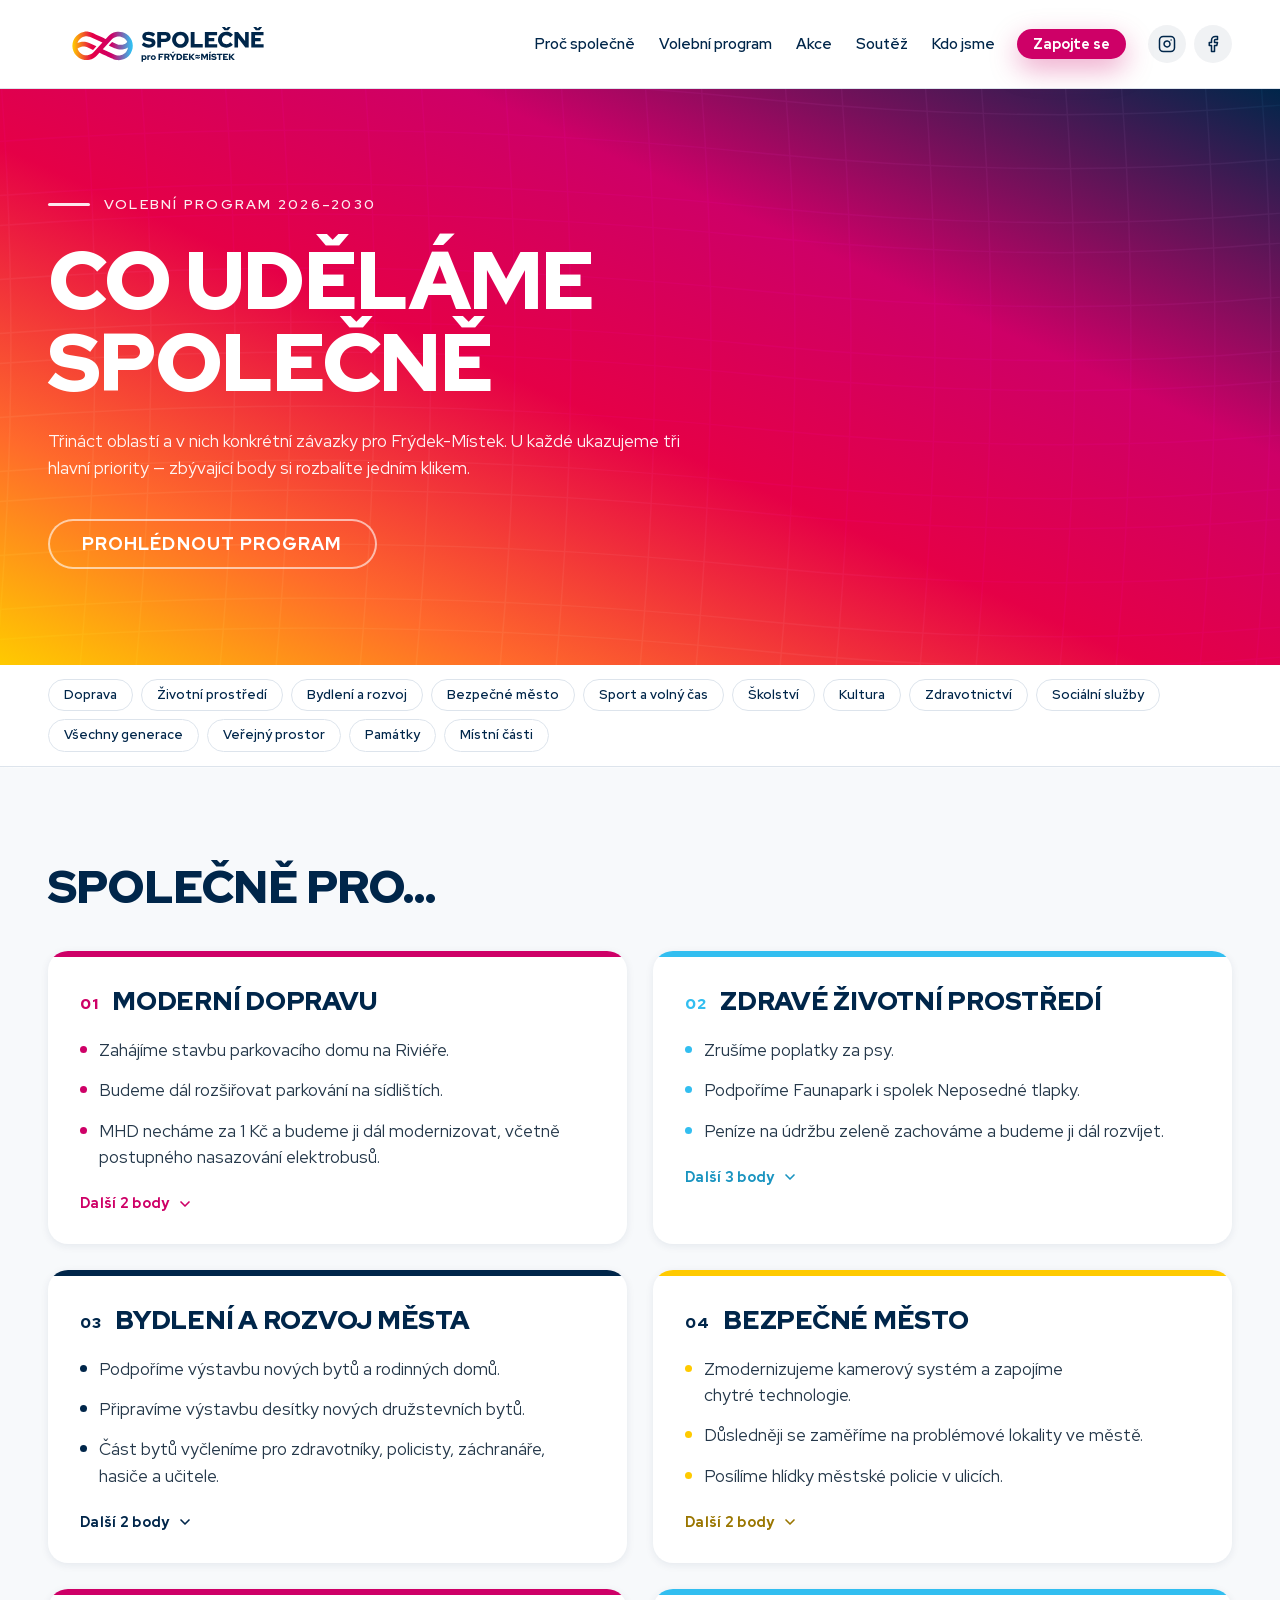
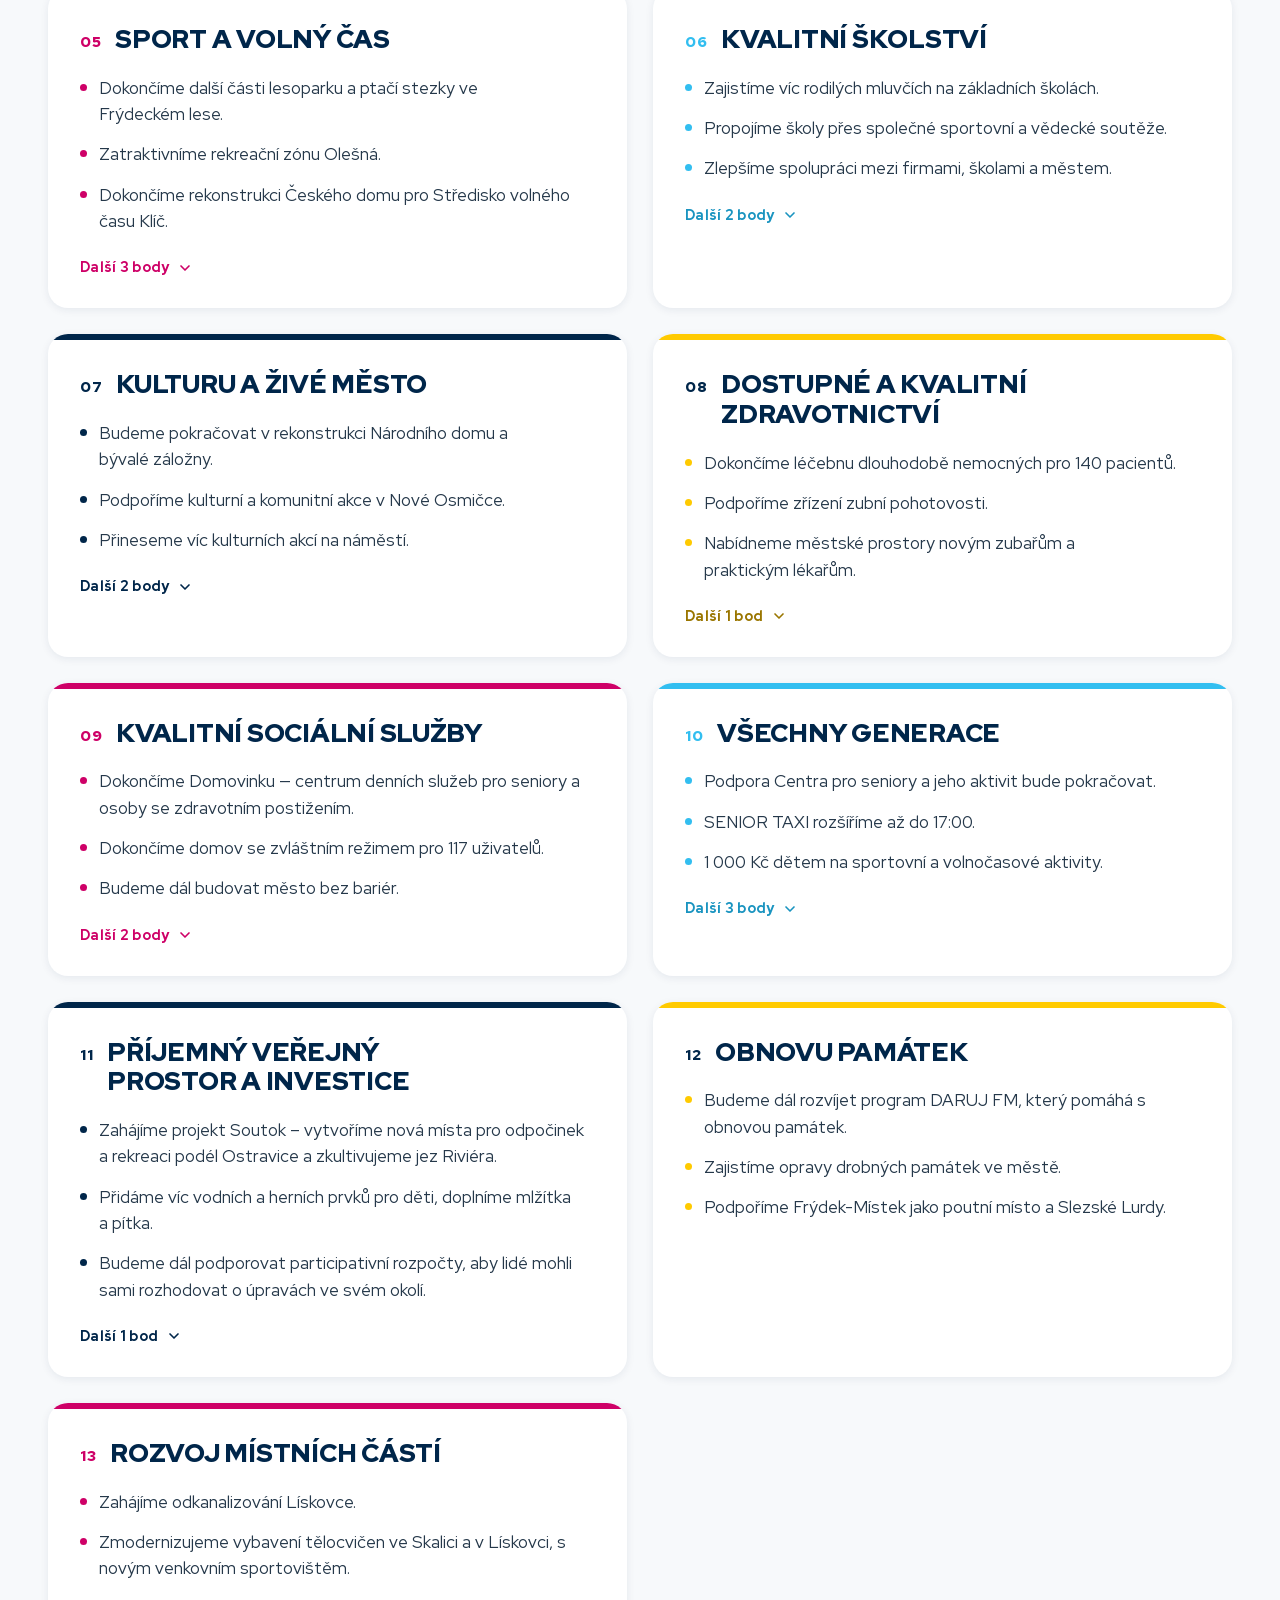
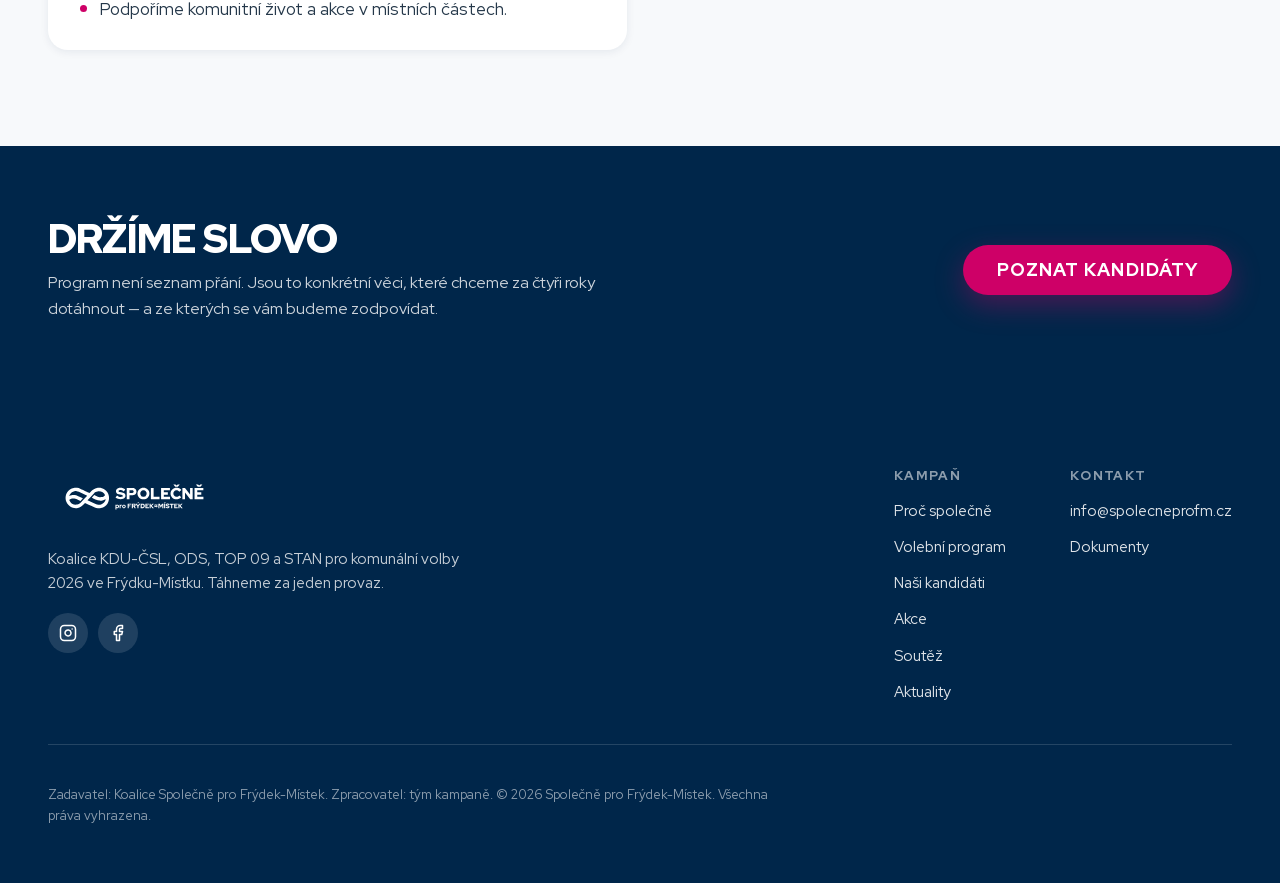
<file: program.html>
<!DOCTYPE html>
<html lang="cs">
<head>
<meta charset="utf-8">
<meta name="viewport" content="width=device-width, initial-scale=1">
<title>Volební program 2026–2030 — Společně pro Frýdek-Místek</title>
<meta name="description" content="Volební program koalice Společně pro Frýdek-Místek (KDU-ČSL, ODS, TOP 09 a STAN) na období 2026–2030. Třináct oblastí a konkrétní závazky: doprava, bydlení, bezpečnost, školství, zdravotnictví, sport, kultura, sociální služby a rozvoj místních částí.">
<meta name="theme-color" content="#00264a">
<link rel="canonical" href="https://spolecneprofm.cz/program.html">
<meta name="robots" content="index, follow, max-image-preview:large, max-snippet:-1, max-video-preview:-1">
<meta property="og:type" content="website">
<meta property="og:site_name" content="Společně pro Frýdek-Místek">
<meta property="og:locale" content="cs_CZ">
<meta property="og:url" content="https://spolecneprofm.cz/program.html">
<meta property="og:title" content="Volební program 2026–2030 — Společně pro Frýdek-Místek">
<meta property="og:description" content="Třináct oblastí a v nich konkrétní závazky pro Frýdek-Místek na období 2026–2030.">
<meta property="og:image" content="https://spolecneprofm.cz/assets/img/og-cover.png">
<meta property="og:image:type" content="image/png">
<meta property="og:image:width" content="1200">
<meta property="og:image:height" content="630">
<meta property="og:image:alt" content="Společně pro Frýdek-Místek — koalice KDU-ČSL, ODS, TOP 09 a STAN pro komunální volby 2026">
<meta name="twitter:card" content="summary_large_image">
<meta name="twitter:title" content="Volební program 2026–2030 — Společně pro Frýdek-Místek">
<meta name="twitter:description" content="Třináct oblastí a v nich konkrétní závazky pro Frýdek-Místek na období 2026–2030.">
<meta name="twitter:image" content="https://spolecneprofm.cz/assets/img/og-cover.png">
<meta name="twitter:image:alt" content="Společně pro Frýdek-Místek — koalice KDU-ČSL, ODS, TOP 09 a STAN pro komunální volby 2026">

<!-- Icons & manifest -->
<link rel="icon" type="image/svg+xml" href="assets/img/logo-symbol.svg">
<link rel="icon" type="image/png" sizes="32x32" href="favicon-32x32.png">
<link rel="icon" type="image/png" sizes="16x16" href="favicon-16x16.png">
<link rel="icon" href="favicon.ico" sizes="any">
<link rel="apple-touch-icon" sizes="180x180" href="apple-touch-icon.png">
<link rel="manifest" href="site.webmanifest">

<!-- Preload the LCP-critical webfont weights (hero H1 = 900, body/lead = 400) so they
     download in parallel with the stylesheet instead of after it -->
<link rel="preload" href="assets/fonts/RedHatDisplay-Black.woff2" as="font" type="font/woff2" crossorigin>
<link rel="preload" href="assets/fonts/RedHatDisplay-Regular.woff2" as="font" type="font/woff2" crossorigin>

<link rel="stylesheet" href="css/styles.css">

<script type="application/ld+json">
{
  "@context": "https://schema.org",
  "@graph": [
    {
      "@type": "PoliticalParty",
      "@id": "https://spolecneprofm.cz/#organization",
      "name": "Společně pro Frýdek-Místek",
      "alternateName": "Společně pro F-M",
      "description": "Koalice KDU-ČSL, ODS, TOP 09 a STAN pro komunální volby 2026 ve Frýdku-Místku. Táhneme za jeden provaz.",
      "url": "https://spolecneprofm.cz/",
      "logo": "https://spolecneprofm.cz/assets/img/logo-symbol.svg",
      "image": "https://spolecneprofm.cz/assets/img/og-cover.png",
      "email": "info@spolecneprofm.cz",
      "areaServed": { "@type": "City", "name": "Frýdek-Místek" },
      "member": [
        { "@type": "PoliticalParty", "name": "KDU-ČSL" },
        { "@type": "PoliticalParty", "name": "ODS" },
        { "@type": "PoliticalParty", "name": "TOP 09" },
        { "@type": "PoliticalParty", "name": "STAN" }
      ]
    },
    {
      "@type": "WebSite",
      "@id": "https://spolecneprofm.cz/#website",
      "url": "https://spolecneprofm.cz/",
      "name": "Společně pro Frýdek-Místek",
      "inLanguage": "cs",
      "publisher": { "@id": "https://spolecneprofm.cz/#organization" }
    }
  ]
}
</script>
</head>
<body>

<!-- ============================================================ Top menu -->
<header class="topbar">
  <div class="topbar__inner">
    <a href="index.html#proc" aria-label="Společně pro Frýdek-Místek — domů">
      <img class="topbar__logo" src="assets/img/logo-horizontal.svg" alt="Společně pro Frýdek-Místek">
    </a>
    <nav class="topbar__nav" aria-label="Hlavní navigace">
      <div class="topnav">
        <a href="index.html#proc">Proč společně</a>
        <a href="program.html">Volební program</a>
        <a href="index.html#cesta">Akce</a>
        <a href="soutez.html">Soutěž</a>
        <a href="index.html#kdo">Kdo jsme</a>
      </div>
      <a class="btn btn--primary btn--sm topbar__cta" href="https://docs.google.com/forms/d/e/1FAIpQLSeBkIM6NP1wLPQu1saJix3rBssZqTnsigHRWlZCqbDjpdeK2g/viewform" target="_blank" rel="noopener">Zapojte se</a>
      <div class="topbar__socials">
        <a class="social" href="https://www.instagram.com/spolecneprofm" target="_blank" rel="noopener" aria-label="Instagram"><svg width="18" height="18" viewBox="0 0 24 24" fill="none" stroke="currentColor" stroke-width="2" stroke-linecap="round" stroke-linejoin="round" aria-hidden="true"><rect width="20" height="20" x="2" y="2" rx="5"/><path d="M16 11.37A4 4 0 1 1 12.63 8 4 4 0 0 1 16 11.37z"/><line x1="17.5" x2="17.51" y1="6.5" y2="6.5"/></svg></a>
        <a class="social" href="https://www.facebook.com/share/1CtPxGy4Wt/" target="_blank" rel="noopener" aria-label="Facebook"><svg width="18" height="18" viewBox="0 0 24 24" fill="none" stroke="currentColor" stroke-width="2" stroke-linecap="round" stroke-linejoin="round" aria-hidden="true"><path d="M18 2h-3a5 5 0 0 0-5 5v3H7v4h3v8h4v-8h3l1-4h-4V7a1 1 0 0 1 1-1h3z"/></svg></a>
      </div>
      <button class="menu-toggle" type="button" data-menu-toggle aria-expanded="false" aria-controls="mobile-menu" aria-label="Otevřít menu">
        <span class="menu-toggle__bar"></span><span class="menu-toggle__bar"></span><span class="menu-toggle__bar"></span>
      </button>
    </nav>
  </div>
  <div class="mobile-menu" id="mobile-menu" data-menu hidden>
    <a class="mobile-menu__link" href="index.html#proc">Proč společně</a>
    <a class="mobile-menu__link" href="program.html">Volební program</a>
    <a class="mobile-menu__link" href="index.html#cesta">Akce</a>
    <a class="mobile-menu__link" href="soutez.html">Soutěž</a>
    <a class="mobile-menu__link" href="index.html#kdo">Kdo jsme</a>
    <a class="mobile-menu__link" href="index.html#aktuality">Aktuality</a>
    <a class="mobile-menu__link" href="index.html#dokumenty">Dokumenty</a>
    <a class="btn btn--primary btn--md mobile-menu__cta" href="https://docs.google.com/forms/d/e/1FAIpQLSeBkIM6NP1wLPQu1saJix3rBssZqTnsigHRWlZCqbDjpdeK2g/viewform" target="_blank" rel="noopener">Zapojte se</a>
    <div class="mobile-menu__socials">
      <a class="social" href="https://www.instagram.com/spolecneprofm" target="_blank" rel="noopener" aria-label="Instagram"><svg width="18" height="18" viewBox="0 0 24 24" fill="none" stroke="currentColor" stroke-width="2" stroke-linecap="round" stroke-linejoin="round" aria-hidden="true"><rect width="20" height="20" x="2" y="2" rx="5"/><path d="M16 11.37A4 4 0 1 1 12.63 8 4 4 0 0 1 16 11.37z"/><line x1="17.5" x2="17.51" y1="6.5" y2="6.5"/></svg></a>
      <a class="social" href="https://www.facebook.com/share/1CtPxGy4Wt/" target="_blank" rel="noopener" aria-label="Facebook"><svg width="18" height="18" viewBox="0 0 24 24" fill="none" stroke="currentColor" stroke-width="2" stroke-linecap="round" stroke-linejoin="round" aria-hidden="true"><path d="M18 2h-3a5 5 0 0 0-5 5v3H7v4h3v8h4v-8h3l1-4h-4V7a1 1 0 0 1 1-1h3z"/></svg></a>
    </div>
  </div>
</header>

<main>

<!-- ================================================================ Hero -->
<section class="prog-hero">
  <svg class="prog-hero__lines" preserveAspectRatio="xMidYMid slice" fill="none" stroke="#fff" stroke-width="1.4" aria-hidden="true"><path d="M-20,0 Q360,-30 760,10 T1480,-12"></path><path d="M-20,54 Q360,24 760,64 T1480,42"></path><path d="M-20,108 Q360,78 760,118 T1480,96"></path><path d="M-20,138 Q360,108 760,148 T1480,126"></path><path d="M-20,192 Q360,162 760,202 T1480,180"></path><path d="M-20,246 Q360,216 760,256 T1480,234"></path><path d="M-20,276 Q360,246 760,286 T1480,264"></path><path d="M-20,330 Q360,300 760,340 T1480,318"></path><path d="M-20,384 Q360,354 760,394 T1480,372"></path><path d="M-20,414 Q360,384 760,424 T1480,402"></path><path d="M-20,468 Q360,438 760,478 T1480,456"></path><path d="M-20,522 Q360,492 760,532 T1480,510"></path><path d="M-20,552 Q360,522 760,562 T1480,540"></path><path d="M-20,606 Q360,576 760,616 T1480,594"></path><path d="M-20,660 Q360,630 760,670 T1480,648"></path><path d="M-20,690 Q360,660 760,700 T1480,678"></path><path d="M-20,744 Q360,714 760,754 T1480,732"></path><path d="M-20,798 Q360,768 760,808 T1480,786"></path><path d="M-20,828 Q360,798 760,838 T1480,816"></path><path d="M-20,882 Q360,852 760,892 T1480,870"></path><path d="M-20,936 Q360,906 760,946 T1480,924"></path><path d="M-20,966 Q360,936 760,976 T1480,954"></path><path d="M-20,1020 Q360,990 760,1030 T1480,1008"></path><path d="M-20,1074 Q360,1044 760,1084 T1480,1062"></path><path d="M-20,1104 Q360,1074 760,1114 T1480,1092"></path><path d="M-20,1158 Q360,1128 760,1168 T1480,1146"></path><path d="M0,-20 Q26,300 -10,640 T20,1100"></path><path d="M84,-20 Q110,300 74,640 T104,1100"></path><path d="M140,-20 Q166,300 130,640 T160,1100"></path><path d="M224,-20 Q250,300 214,640 T244,1100"></path><path d="M280,-20 Q306,300 270,640 T300,1100"></path><path d="M364,-20 Q390,300 354,640 T384,1100"></path><path d="M420,-20 Q446,300 410,640 T440,1100"></path><path d="M504,-20 Q530,300 494,640 T524,1100"></path><path d="M560,-20 Q586,300 550,640 T580,1100"></path><path d="M644,-20 Q670,300 634,640 T664,1100"></path><path d="M700,-20 Q726,300 690,640 T720,1100"></path><path d="M784,-20 Q810,300 774,640 T804,1100"></path><path d="M840,-20 Q866,300 830,640 T860,1100"></path><path d="M924,-20 Q950,300 914,640 T944,1100"></path><path d="M980,-20 Q1006,300 970,640 T1000,1100"></path><path d="M1064,-20 Q1090,300 1054,640 T1084,1100"></path><path d="M1120,-20 Q1146,300 1110,640 T1140,1100"></path><path d="M1204,-20 Q1230,300 1194,640 T1224,1100"></path><path d="M1260,-20 Q1286,300 1250,640 T1280,1100"></path><path d="M1344,-20 Q1370,300 1334,640 T1364,1100"></path><path d="M1400,-20 Q1426,300 1390,640 T1420,1100"></path><path d="M1484,-20 Q1510,300 1474,640 T1504,1100"></path></svg>
  <div class="prog-hero__wrap">
    <div class="hero__kicker hp-rise" style="animation-delay:.05s">
      <span class="hero__kicker-bar"></span>
      <span class="hero__kicker-text">Volební program 2026–2030</span>
    </div>
    <h1 class="prog-hero__title hp-rise" style="animation-delay:.12s">Co uděláme<br>SPOLEČNĚ</h1>
    <p class="prog-hero__lead hp-rise" style="animation-delay:.2s">Třináct oblastí a v nich konkrétní závazky pro Frýdek-Místek. U každé ukazujeme tři hlavní priority — zbývající body si rozbalíte jedním klikem.</p>
    <div class="prog-hero__cta hp-rise" style="animation-delay:.28s">
      <a class="btn btn--lg btn--ghost btn--uppercase" href="#oblasti">Prohlédnout program</a>
    </div>
  </div>
</section>

<!-- ======================================================= Oblasti (chips) -->
<nav class="prog-nav" aria-label="Oblasti programu">
  <div class="prog-nav__inner">
    <a class="prog-chip" href="#doprava">Doprava</a>
    <a class="prog-chip" href="#prostredi">Životní prostředí</a>
    <a class="prog-chip" href="#bydleni">Bydlení a rozvoj</a>
    <a class="prog-chip" href="#bezpecnost">Bezpečné město</a>
    <a class="prog-chip" href="#sport">Sport a volný čas</a>
    <a class="prog-chip" href="#skolstvi">Školství</a>
    <a class="prog-chip" href="#kultura">Kultura</a>
    <a class="prog-chip" href="#zdravotnictvi">Zdravotnictví</a>
    <a class="prog-chip" href="#socialni">Sociální služby</a>
    <a class="prog-chip" href="#generace">Všechny generace</a>
    <a class="prog-chip" href="#prostor">Veřejný prostor</a>
    <a class="prog-chip" href="#pamatky">Památky</a>
    <a class="prog-chip" href="#casti">Místní části</a>
  </div>
</nav>

<!-- ============================================================= Program -->
<section class="section section--paper" id="oblasti">
  <div class="container">
    <div class="sec-head">
      <h2 class="sec-title">SPOLEČNĚ pro…</h2>
    </div>
    <div class="prog-grid">

      <article class="prog-card prog-card--magenta" id="doprava">
        <div class="prog-card__bar"></div>
        <div class="prog-card__body">
          <div class="prog-card__head">
            <span class="prog-card__num">01</span>
            <h3 class="prog-card__title">moderní dopravu</h3>
          </div>
          <ul class="prog-list">
            <li>Zahájíme stavbu parkovacího domu na Riviéře.</li>
            <li>Budeme dál rozšiřovat parkování na sídlištích.</li>
            <li>MHD necháme za 1 Kč a budeme ji dál modernizovat, včetně postupného nasazování elektrobusů.</li>
          </ul>
          <details class="prog-details">
            <summary class="prog-more"><span class="prog-more__closed">Další 2 body</span><span class="prog-more__open">Skrýt další body</span><svg class="prog-more__caret" width="16" height="16" viewBox="0 0 24 24" fill="none" stroke="currentColor" stroke-width="2.5" stroke-linecap="round" stroke-linejoin="round" aria-hidden="true"><path d="m6 9 6 6 6-6"/></svg></summary>
            <ul class="prog-list prog-list--more">
              <li>Zrealizujeme cyklostezku do Sedlišť.</li>
              <li>Zlepšíme a zpříjemníme podmínky pro cyklisty, aby se po městě jezdilo bezpečněji.</li>
            </ul>
          </details>
        </div>
      </article>

      <article class="prog-card prog-card--cyan" id="prostredi">
        <div class="prog-card__bar"></div>
        <div class="prog-card__body">
          <div class="prog-card__head">
            <span class="prog-card__num">02</span>
            <h3 class="prog-card__title">zdravé životní prostředí</h3>
          </div>
          <ul class="prog-list">
            <li>Zrušíme poplatky za psy.</li>
            <li>Podpoříme Faunapark i spolek Neposedné tlapky.</li>
            <li>Peníze na údržbu zeleně zachováme a budeme ji dál rozvíjet.</li>
          </ul>
          <details class="prog-details">
            <summary class="prog-more"><span class="prog-more__closed">Další 3 body</span><span class="prog-more__open">Skrýt další body</span><svg class="prog-more__caret" width="16" height="16" viewBox="0 0 24 24" fill="none" stroke="currentColor" stroke-width="2.5" stroke-linecap="round" stroke-linejoin="round" aria-hidden="true"><path d="m6 9 6 6 6-6"/></svg></summary>
            <ul class="prog-list prog-list--more">
              <li>Pomůžeme kastračnímu programu pro kočky.</li>
              <li>Uděláme opatření proti přehřívání města v létě (městské tepelné ostrovy).</li>
              <li>Zlepšíme, jak se ve městě zachycuje a využívá dešťová voda.</li>
            </ul>
          </details>
        </div>
      </article>

      <article class="prog-card prog-card--navy" id="bydleni">
        <div class="prog-card__bar"></div>
        <div class="prog-card__body">
          <div class="prog-card__head">
            <span class="prog-card__num">03</span>
            <h3 class="prog-card__title">bydlení a rozvoj města</h3>
          </div>
          <ul class="prog-list">
            <li>Podpoříme výstavbu nových bytů a rodinných domů.</li>
            <li>Připravíme výstavbu desítky nových družstevních bytů.</li>
            <li>Část bytů vyčleníme pro zdravotníky, policisty, záchranáře, hasiče a učitele.</li>
          </ul>
          <details class="prog-details">
            <summary class="prog-more"><span class="prog-more__closed">Další 2 body</span><span class="prog-more__open">Skrýt další body</span><svg class="prog-more__caret" width="16" height="16" viewBox="0 0 24 24" fill="none" stroke="currentColor" stroke-width="2.5" stroke-linecap="round" stroke-linejoin="round" aria-hidden="true"><path d="m6 9 6 6 6-6"/></svg></summary>
            <ul class="prog-list prog-list--more">
              <li>Budeme dál opravovat a zlepšovat městské byty.</li>
              <li>Přes městskou firmu DISTEP budeme hlídat, aby teplo zůstalo cenově stabilní a dostupné.</li>
            </ul>
          </details>
        </div>
      </article>

      <article class="prog-card prog-card--yellow" id="bezpecnost">
        <div class="prog-card__bar"></div>
        <div class="prog-card__body">
          <div class="prog-card__head">
            <span class="prog-card__num">04</span>
            <h3 class="prog-card__title">bezpečné město</h3>
          </div>
          <ul class="prog-list">
            <li>Zmodernizujeme kamerový systém a zapojíme chytré technologie.</li>
            <li>Důsledněji se zaměříme na problémové lokality ve městě.</li>
            <li>Posílíme hlídky městské policie v ulicích.</li>
          </ul>
          <details class="prog-details">
            <summary class="prog-more"><span class="prog-more__closed">Další 2 body</span><span class="prog-more__open">Skrýt další body</span><svg class="prog-more__caret" width="16" height="16" viewBox="0 0 24 24" fill="none" stroke="currentColor" stroke-width="2.5" stroke-linecap="round" stroke-linejoin="round" aria-hidden="true"><path d="m6 9 6 6 6-6"/></svg></summary>
            <ul class="prog-list prog-list--more">
              <li>Budeme dál podporovat a financovat dobrovolné hasiče.</li>
              <li>Podpora složek integrovaného záchranného systému zůstane samozřejmostí.</li>
            </ul>
          </details>
        </div>
      </article>

      <article class="prog-card prog-card--magenta" id="sport">
        <div class="prog-card__bar"></div>
        <div class="prog-card__body">
          <div class="prog-card__head">
            <span class="prog-card__num">05</span>
            <h3 class="prog-card__title">sport a volný čas</h3>
          </div>
          <ul class="prog-list">
            <li>Dokončíme další části lesoparku a ptačí stezky ve Frýdeckém lese.</li>
            <li>Zatraktivníme rekreační zónu Olešná.</li>
            <li>Dokončíme rekonstrukci Českého domu pro Středisko volného času Klíč.</li>
          </ul>
          <details class="prog-details">
            <summary class="prog-more"><span class="prog-more__closed">Další 3 body</span><span class="prog-more__open">Skrýt další body</span><svg class="prog-more__caret" width="16" height="16" viewBox="0 0 24 24" fill="none" stroke="currentColor" stroke-width="2.5" stroke-linecap="round" stroke-linejoin="round" aria-hidden="true"><path d="m6 9 6 6 6-6"/></svg></summary>
            <ul class="prog-list prog-list--more">
              <li>Navýšíme podporu mládežnického sportu.</li>
              <li>Ve spolupráci s krajem opravíme plavecký bazén na ulici Pionýrů.</li>
              <li>Rozšíříme saunový svět v aquaparku na Olešné.</li>
            </ul>
          </details>
        </div>
      </article>

      <article class="prog-card prog-card--cyan" id="skolstvi">
        <div class="prog-card__bar"></div>
        <div class="prog-card__body">
          <div class="prog-card__head">
            <span class="prog-card__num">06</span>
            <h3 class="prog-card__title">kvalitní školství</h3>
          </div>
          <ul class="prog-list">
            <li>Zajistíme víc rodilých mluvčích na základních školách.</li>
            <li>Propojíme školy přes společné sportovní a vědecké soutěže.</li>
            <li>Zlepšíme spolupráci mezi firmami, školami a městem.</li>
          </ul>
          <details class="prog-details">
            <summary class="prog-more"><span class="prog-more__closed">Další 2 body</span><span class="prog-more__open">Skrýt další body</span><svg class="prog-more__caret" width="16" height="16" viewBox="0 0 24 24" fill="none" stroke="currentColor" stroke-width="2.5" stroke-linecap="round" stroke-linejoin="round" aria-hidden="true"><path d="m6 9 6 6 6-6"/></svg></summary>
            <ul class="prog-list prog-list--more">
              <li>Budeme tlačit na sjednocení kvality IT vybavení ve školách.</li>
              <li>Zavedeme školní participativní rozpočty a naučíme děti plánovat, hospodařit a měnit své školy k lepšímu.</li>
            </ul>
          </details>
        </div>
      </article>

      <article class="prog-card prog-card--navy" id="kultura">
        <div class="prog-card__bar"></div>
        <div class="prog-card__body">
          <div class="prog-card__head">
            <span class="prog-card__num">07</span>
            <h3 class="prog-card__title">kulturu a živé město</h3>
          </div>
          <ul class="prog-list">
            <li>Budeme pokračovat v rekonstrukci Národního domu a bývalé záložny.</li>
            <li>Podpoříme kulturní a komunitní akce v Nové Osmičce.</li>
            <li>Přineseme víc kulturních akcí na náměstí.</li>
          </ul>
          <details class="prog-details">
            <summary class="prog-more"><span class="prog-more__closed">Další 2 body</span><span class="prog-more__open">Skrýt další body</span><svg class="prog-more__caret" width="16" height="16" viewBox="0 0 24 24" fill="none" stroke="currentColor" stroke-width="2.5" stroke-linecap="round" stroke-linejoin="round" aria-hidden="true"><path d="m6 9 6 6 6-6"/></svg></summary>
            <ul class="prog-list prog-list--more">
              <li>Rozšíříme spolupráci s Muzeem Beskyd na oživení Frýdeckého zámku.</li>
              <li>Zmodernizujeme kino Vlast — interiér i vybavení.</li>
            </ul>
          </details>
        </div>
      </article>

      <article class="prog-card prog-card--yellow" id="zdravotnictvi">
        <div class="prog-card__bar"></div>
        <div class="prog-card__body">
          <div class="prog-card__head">
            <span class="prog-card__num">08</span>
            <h3 class="prog-card__title">dostupné a kvalitní zdravotnictví</h3>
          </div>
          <ul class="prog-list">
            <li>Dokončíme léčebnu dlouhodobě nemocných pro 140 pacientů.</li>
            <li>Podpoříme zřízení zubní pohotovosti.</li>
            <li>Nabídneme městské prostory novým zubařům a praktickým lékařům.</li>
          </ul>
          <details class="prog-details">
            <summary class="prog-more"><span class="prog-more__closed">Další 1 bod</span><span class="prog-more__open">Skrýt další bod</span><svg class="prog-more__caret" width="16" height="16" viewBox="0 0 24 24" fill="none" stroke="currentColor" stroke-width="2.5" stroke-linecap="round" stroke-linejoin="round" aria-hidden="true"><path d="m6 9 6 6 6-6"/></svg></summary>
            <ul class="prog-list prog-list--more">
              <li>Budeme dál rozvíjet spolupráci s Moravskoslezskou nemocnicí ve Frýdku-Místku.</li>
            </ul>
          </details>
        </div>
      </article>

      <article class="prog-card prog-card--magenta" id="socialni">
        <div class="prog-card__bar"></div>
        <div class="prog-card__body">
          <div class="prog-card__head">
            <span class="prog-card__num">09</span>
            <h3 class="prog-card__title">kvalitní sociální služby</h3>
          </div>
          <ul class="prog-list">
            <li>Dokončíme Domovinku — centrum denních služeb pro seniory a osoby se zdravotním postižením.</li>
            <li>Dokončíme domov se zvláštním režimem pro 117 uživatelů.</li>
            <li>Budeme dál budovat město bez bariér.</li>
          </ul>
          <details class="prog-details">
            <summary class="prog-more"><span class="prog-more__closed">Další 2 body</span><span class="prog-more__open">Skrýt další body</span><svg class="prog-more__caret" width="16" height="16" viewBox="0 0 24 24" fill="none" stroke="currentColor" stroke-width="2.5" stroke-linecap="round" stroke-linejoin="round" aria-hidden="true"><path d="m6 9 6 6 6-6"/></svg></summary>
            <ul class="prog-list prog-list--more">
              <li>Zřídíme nábytkovou banku.</li>
              <li>Podpora rodin s dětmi se zdravotním postižením bude pokračovat.</li>
            </ul>
          </details>
        </div>
      </article>

      <article class="prog-card prog-card--cyan" id="generace">
        <div class="prog-card__bar"></div>
        <div class="prog-card__body">
          <div class="prog-card__head">
            <span class="prog-card__num">10</span>
            <h3 class="prog-card__title">všechny generace</h3>
          </div>
          <ul class="prog-list">
            <li>Podpora Centra pro seniory a jeho aktivit bude pokračovat.</li>
            <li>SENIOR TAXI rozšíříme až do 17:00.</li>
            <li>1 000 Kč dětem na sportovní a volnočasové aktivity.</li>
          </ul>
          <details class="prog-details">
            <summary class="prog-more"><span class="prog-more__closed">Další 3 body</span><span class="prog-more__open">Skrýt další body</span><svg class="prog-more__caret" width="16" height="16" viewBox="0 0 24 24" fill="none" stroke="currentColor" stroke-width="2.5" stroke-linecap="round" stroke-linejoin="round" aria-hidden="true"><path d="m6 9 6 6 6-6"/></svg></summary>
            <ul class="prog-list prog-list--more">
              <li>V letech 2025 a 2026 jsme získali titul Obec přátelská rodině a seniorům a chceme ho dál obhajovat.</li>
              <li>Propojíme víc aktivit seniorů a dětí.</li>
              <li>Jesle zůstanou zachované.</li>
            </ul>
          </details>
        </div>
      </article>

      <article class="prog-card prog-card--navy" id="prostor">
        <div class="prog-card__bar"></div>
        <div class="prog-card__body">
          <div class="prog-card__head">
            <span class="prog-card__num">11</span>
            <h3 class="prog-card__title">příjemný veřejný prostor a investice</h3>
          </div>
          <ul class="prog-list">
            <li>Zahájíme projekt Soutok – vytvoříme nová místa pro odpočinek a rekreaci podél Ostravice a zkultivujeme jez Riviéra.</li>
            <li>Přidáme víc vodních a herních prvků pro děti, doplníme mlžítka a pítka.</li>
            <li>Budeme dál podporovat participativní rozpočty, aby lidé mohli sami rozhodovat o úpravách ve svém okolí.</li>
          </ul>
          <details class="prog-details">
            <summary class="prog-more"><span class="prog-more__closed">Další 1 bod</span><span class="prog-more__open">Skrýt další bod</span><svg class="prog-more__caret" width="16" height="16" viewBox="0 0 24 24" fill="none" stroke="currentColor" stroke-width="2.5" stroke-linecap="round" stroke-linejoin="round" aria-hidden="true"><path d="m6 9 6 6 6-6"/></svg></summary>
            <ul class="prog-list prog-list--more">
              <li>Oživíme veřejný prostor kvalitním městským mobiliářem, hlavně na náměstí Svobody a Zámeckém náměstí.</li>
            </ul>
          </details>
        </div>
      </article>

      <article class="prog-card prog-card--yellow" id="pamatky">
        <div class="prog-card__bar"></div>
        <div class="prog-card__body">
          <div class="prog-card__head">
            <span class="prog-card__num">12</span>
            <h3 class="prog-card__title">obnovu památek</h3>
          </div>
          <ul class="prog-list">
            <li>Budeme dál rozvíjet program DARUJ FM, který pomáhá s obnovou památek.</li>
            <li>Zajistíme opravy drobných památek ve městě.</li>
            <li>Podpoříme Frýdek-Místek jako poutní místo a Slezské Lurdy.</li>
          </ul>
        </div>
      </article>

      <article class="prog-card prog-card--magenta" id="casti">
        <div class="prog-card__bar"></div>
        <div class="prog-card__body">
          <div class="prog-card__head">
            <span class="prog-card__num">13</span>
            <h3 class="prog-card__title">rozvoj místních částí</h3>
          </div>
          <ul class="prog-list">
            <li>Zahájíme odkanalizování Lískovce.</li>
            <li>Zmodernizujeme vybavení tělocvičen ve Skalici a v Lískovci, s novým venkovním sportovištěm.</li>
            <li>Podpoříme komunitní život a akce v místních částech.</li>
          </ul>
        </div>
      </article>

    </div>
  </div>
</section>

<!-- ================================================================= CTA -->
<section class="prog-cta">
  <div class="prog-cta__inner">
    <div class="prog-cta__text">
      <h2 class="prog-cta__title">Držíme SLOVO</h2>
      <p class="prog-cta__desc">Program není seznam přání. Jsou to konkrétní věci, které chceme za čtyři roky dotáhnout — a ze kterých se vám budeme zodpovídat.</p>
    </div>
    <a class="btn btn--lg btn--primary btn--uppercase" href="index.html#kandidati">Poznat kandidáty</a>
  </div>
</section>

</main>

<!-- =============================================================== Footer -->
<footer class="footer" id="kontakt">
  <div class="footer__inner">
    <div class="footer__top">
      <div class="footer__brand">
        <img class="footer__logo" src="assets/img/logo-horizontal-allwhite.svg" alt="Společně pro Frýdek-Místek">
        <p class="footer__about">Koalice KDU-ČSL, ODS, TOP 09 a STAN pro komunální volby 2026 ve Frýdku-Místku. Táhneme za jeden provaz.</p>
        <div class="footer__socials">
          <a class="footer__social" href="https://www.instagram.com/spolecneprofm" target="_blank" rel="noopener" aria-label="Instagram"><svg width="18" height="18" viewBox="0 0 24 24" fill="none" stroke="currentColor" stroke-width="2" stroke-linecap="round" stroke-linejoin="round" aria-hidden="true"><rect width="20" height="20" x="2" y="2" rx="5"/><path d="M16 11.37A4 4 0 1 1 12.63 8 4 4 0 0 1 16 11.37z"/><line x1="17.5" x2="17.51" y1="6.5" y2="6.5"/></svg></a>
          <a class="footer__social" href="https://www.facebook.com/share/1CtPxGy4Wt/" target="_blank" rel="noopener" aria-label="Facebook"><svg width="18" height="18" viewBox="0 0 24 24" fill="none" stroke="currentColor" stroke-width="2" stroke-linecap="round" stroke-linejoin="round" aria-hidden="true"><path d="M18 2h-3a5 5 0 0 0-5 5v3H7v4h3v8h4v-8h3l1-4h-4V7a1 1 0 0 1 1-1h3z"/></svg></a>
        </div>
      </div>
      <nav class="footer__nav" aria-label="Patička">
        <div class="footer__col">
          <span class="footer__col-title">Kampaň</span>
          <a class="footer__link" href="index.html#proc">Proč společně</a>
          <a class="footer__link" href="program.html">Volební program</a>
          <a class="footer__link" href="index.html#kandidati">Naši kandidáti</a>
          <a class="footer__link" href="index.html#cesta">Akce</a>
          <a class="footer__link" href="soutez.html">Soutěž</a>
          <a class="footer__link" href="index.html#aktuality">Aktuality</a>
        </div>
        <div class="footer__col">
          <span class="footer__col-title">Kontakt</span>
          <a class="footer__link" href="mailto:info@spolecneprofm.cz">info@spolecneprofm.cz</a>
          <a class="footer__link" href="index.html#dokumenty">Dokumenty</a>
        </div>
      </nav>
    </div>
    <div class="footer__rule"></div>
    <div class="footer__bottom">
      <p class="footer__legal">Zadavatel: Koalice Společně pro Frýdek-Místek. Zpracovatel: tým kampaně. © 2026 Společně pro Frýdek-Místek. Všechna práva vyhrazena.</p>
    </div>
  </div>
</footer>

<script src="js/main.js" defer></script>
</body>
</html>
</file>
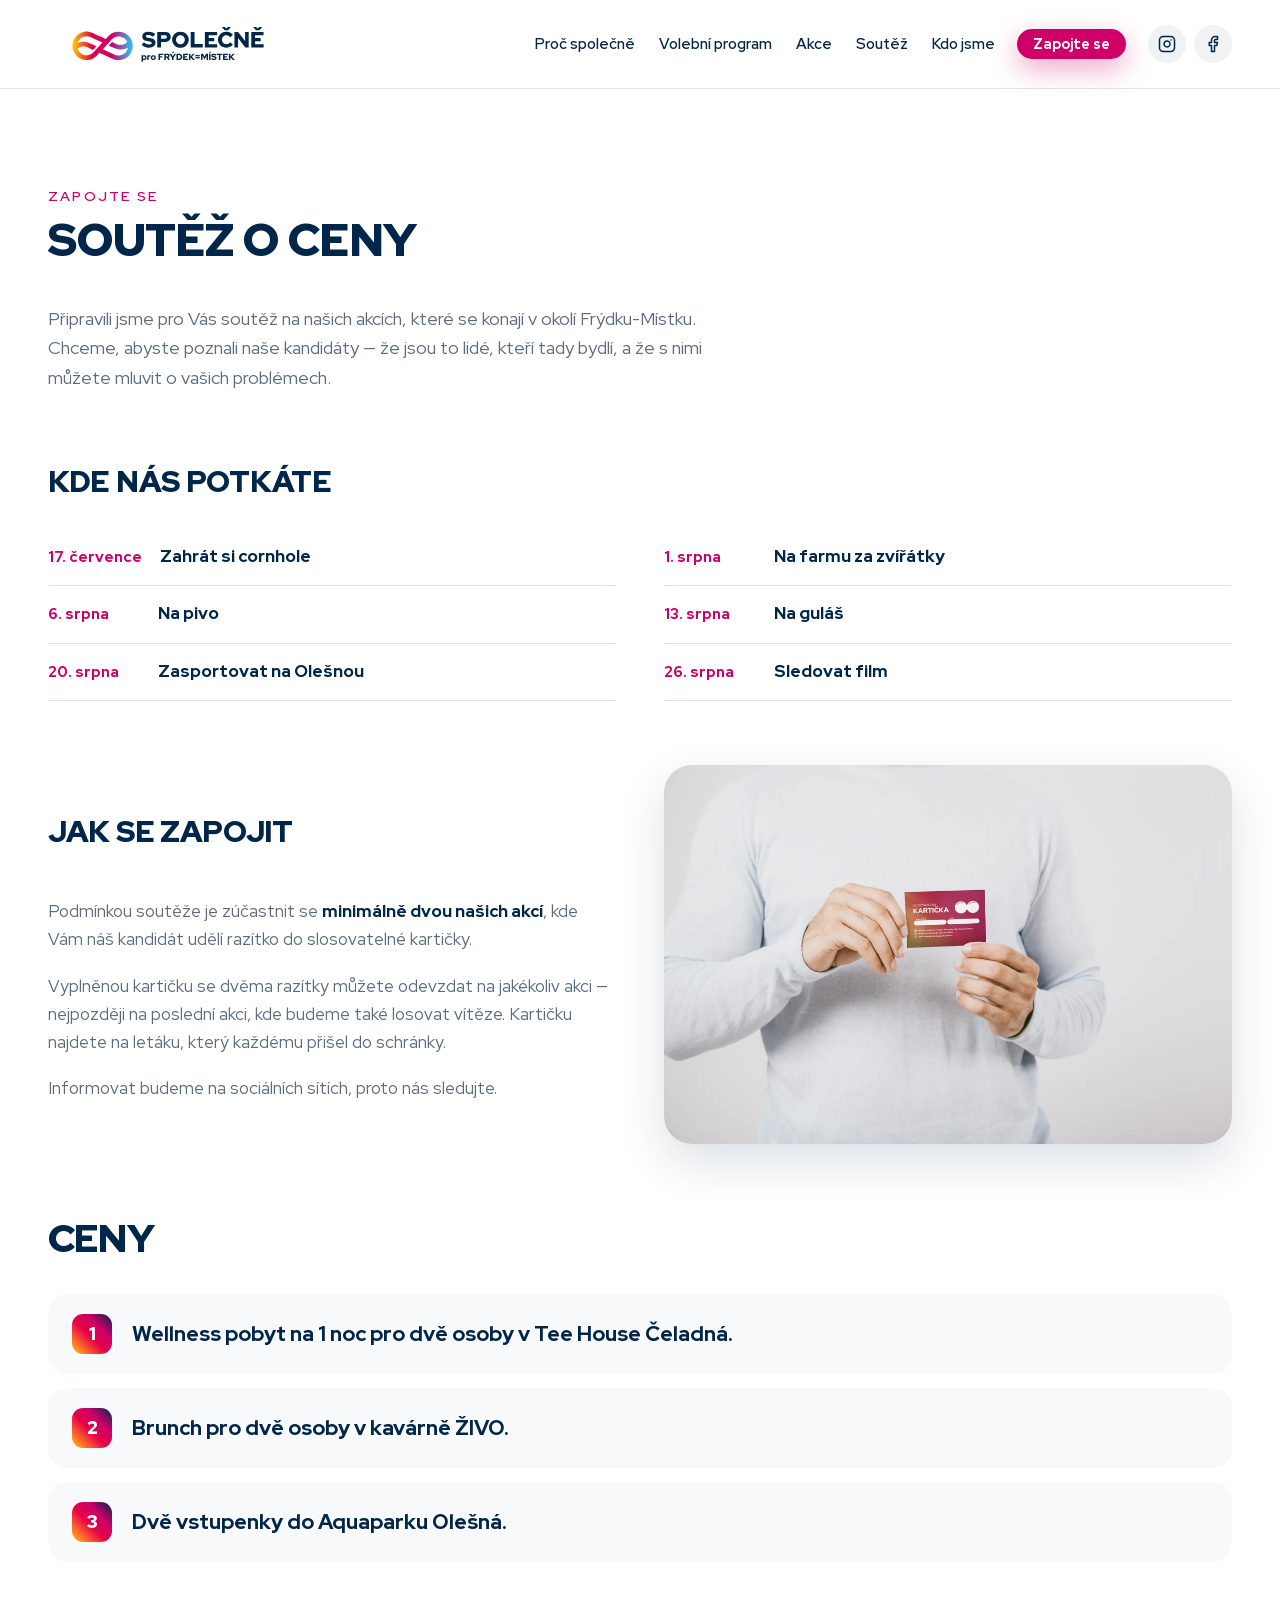
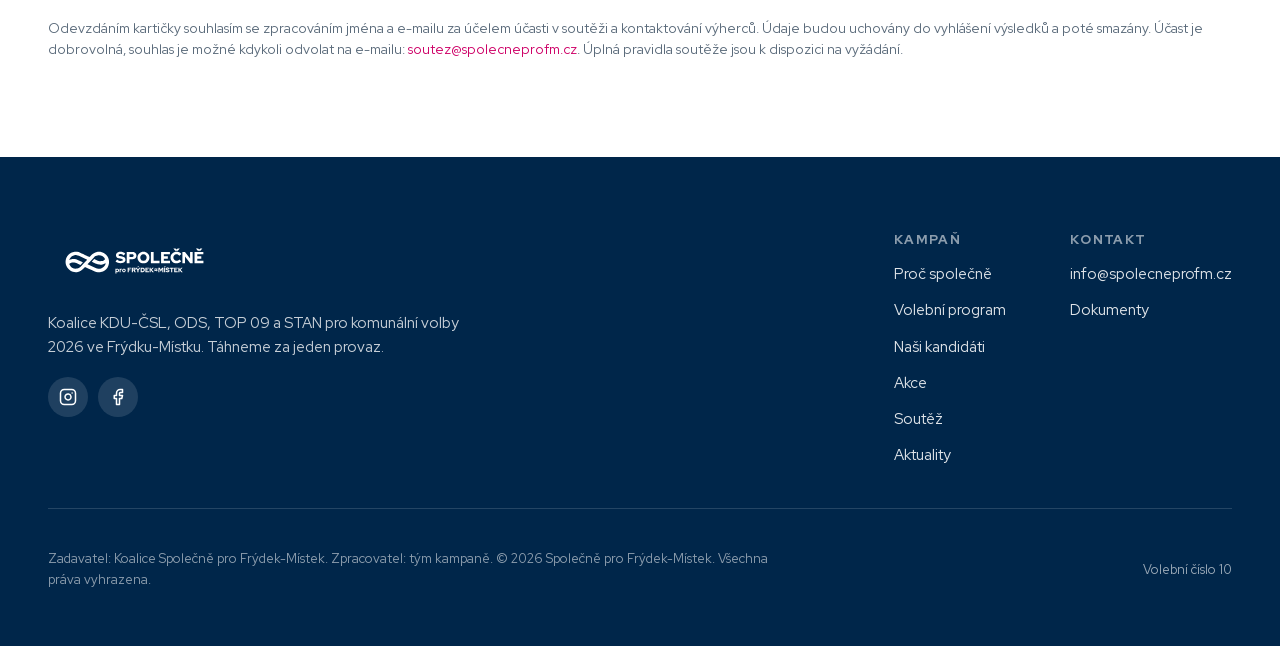
<file: soutez.html>
<!DOCTYPE html>
<html lang="cs">
<head>
<meta charset="utf-8">
<meta name="viewport" content="width=device-width, initial-scale=1">
<title>Soutěž o ceny — Společně pro Frýdek-Místek</title>
<meta name="description" content="Soutěž o ceny Společně pro Frýdek-Místek — zapojte se na letních akcích, sbírejte razítka do slosovatelné kartičky a vyhrajte wellness pobyt, brunch nebo vstupenky do aquaparku.">
<meta name="theme-color" content="#00264a">
<link rel="canonical" href="https://spolecneprofm.cz/soutez.html">
<meta name="robots" content="index, follow, max-image-preview:large, max-snippet:-1, max-video-preview:-1">
<meta property="og:type" content="website">
<meta property="og:site_name" content="Společně pro Frýdek-Místek">
<meta property="og:locale" content="cs_CZ">
<meta property="og:url" content="https://spolecneprofm.cz/">
<meta property="og:title" content="Soutěž o ceny — Společně pro Frýdek-Místek">
<meta property="og:description" content="Koalice KDU-ČSL, ODS, TOP 09 a STAN. Táhneme za jeden provaz.">
<meta property="og:image" content="https://spolecneprofm.cz/assets/img/og-cover.png">
<meta property="og:image:type" content="image/png">
<meta property="og:image:width" content="1200">
<meta property="og:image:height" content="630">
<meta property="og:image:alt" content="Společně pro Frýdek-Místek — koalice KDU-ČSL, ODS, TOP 09 a STAN pro komunální volby 2026">
<meta name="twitter:card" content="summary_large_image">
<meta name="twitter:title" content="Soutěž o ceny — Společně pro Frýdek-Místek">
<meta name="twitter:description" content="Koalice KDU-ČSL, ODS, TOP 09 a STAN. Táhneme za jeden provaz.">
<meta name="twitter:image" content="https://spolecneprofm.cz/assets/img/og-cover.png">
<meta name="twitter:image:alt" content="Společně pro Frýdek-Místek — koalice KDU-ČSL, ODS, TOP 09 a STAN pro komunální volby 2026">

<!-- Icons & manifest -->
<link rel="icon" type="image/svg+xml" href="assets/img/logo-symbol.svg">
<link rel="icon" type="image/png" sizes="32x32" href="favicon-32x32.png">
<link rel="icon" type="image/png" sizes="16x16" href="favicon-16x16.png">
<link rel="icon" href="favicon.ico" sizes="any">
<link rel="apple-touch-icon" sizes="180x180" href="apple-touch-icon.png">
<link rel="manifest" href="site.webmanifest">

<!-- Preload the LCP-critical webfont weights (hero H1 = 900, body/lead = 400) so they
     download in parallel with the stylesheet instead of after it -->
<link rel="preload" href="assets/fonts/RedHatDisplay-Black.woff2" as="font" type="font/woff2" crossorigin>
<link rel="preload" href="assets/fonts/RedHatDisplay-Regular.woff2" as="font" type="font/woff2" crossorigin>

<link rel="stylesheet" href="css/styles.css">

<script type="application/ld+json">
{
  "@context": "https://schema.org",
  "@graph": [
    {
      "@type": "PoliticalParty",
      "@id": "https://spolecneprofm.cz/#organization",
      "name": "Společně pro Frýdek-Místek",
      "alternateName": "Společně pro F-M",
      "description": "Koalice KDU-ČSL, ODS, TOP 09 a STAN pro komunální volby 2026 ve Frýdku-Místku. Táhneme za jeden provaz.",
      "url": "https://spolecneprofm.cz/",
      "logo": "https://spolecneprofm.cz/assets/img/logo-symbol.svg",
      "image": "https://spolecneprofm.cz/assets/img/og-cover.png",
      "email": "info@spolecneprofm.cz",
      "areaServed": { "@type": "City", "name": "Frýdek-Místek" },
      "member": [
        { "@type": "PoliticalParty", "name": "KDU-ČSL" },
        { "@type": "PoliticalParty", "name": "ODS" },
        { "@type": "PoliticalParty", "name": "TOP 09" },
        { "@type": "PoliticalParty", "name": "STAN" }
      ]
    },
    {
      "@type": "WebSite",
      "@id": "https://spolecneprofm.cz/#website",
      "url": "https://spolecneprofm.cz/",
      "name": "Společně pro Frýdek-Místek",
      "inLanguage": "cs",
      "publisher": { "@id": "https://spolecneprofm.cz/#organization" }
    }
  ]
}
</script>
</head>
<body>

<header class="topbar">
  <div class="topbar__inner">
    <a href="index.html#proc" aria-label="Společně pro Frýdek-Místek — domů">
      <img class="topbar__logo" src="assets/img/logo-horizontal.svg" alt="Společně pro Frýdek-Místek">
    </a>
    <nav class="topbar__nav" aria-label="Hlavní navigace">
      <div class="topnav">
        <a href="index.html#proc">Proč společně</a>
        <a href="program.html">Volební program</a>
        <a href="index.html#cesta">Akce</a>
        <a href="soutez.html">Soutěž</a>
        <a href="index.html#kdo">Kdo jsme</a>
      </div>
      <a class="btn btn--primary btn--sm topbar__cta" href="https://docs.google.com/forms/d/e/1FAIpQLSeBkIM6NP1wLPQu1saJix3rBssZqTnsigHRWlZCqbDjpdeK2g/viewform" target="_blank" rel="noopener">Zapojte se</a>
      <div class="topbar__socials">
        <a class="social" href="https://www.instagram.com/spolecneprofm" target="_blank" rel="noopener" aria-label="Instagram"><svg width="18" height="18" viewBox="0 0 24 24" fill="none" stroke="currentColor" stroke-width="2" stroke-linecap="round" stroke-linejoin="round" aria-hidden="true"><rect width="20" height="20" x="2" y="2" rx="5"/><path d="M16 11.37A4 4 0 1 1 12.63 8 4 4 0 0 1 16 11.37z"/><line x1="17.5" x2="17.51" y1="6.5" y2="6.5"/></svg></a>
        <a class="social" href="https://www.facebook.com/share/1CtPxGy4Wt/" target="_blank" rel="noopener" aria-label="Facebook"><svg width="18" height="18" viewBox="0 0 24 24" fill="none" stroke="currentColor" stroke-width="2" stroke-linecap="round" stroke-linejoin="round" aria-hidden="true"><path d="M18 2h-3a5 5 0 0 0-5 5v3H7v4h3v8h4v-8h3l1-4h-4V7a1 1 0 0 1 1-1h3z"/></svg></a>
      </div>
      <button class="menu-toggle" type="button" data-menu-toggle aria-expanded="false" aria-controls="mobile-menu" aria-label="Otevřít menu">
        <span class="menu-toggle__bar"></span><span class="menu-toggle__bar"></span><span class="menu-toggle__bar"></span>
      </button>
    </nav>
  </div>
  <div class="mobile-menu" id="mobile-menu" data-menu hidden>
    <a class="mobile-menu__link" href="index.html#proc">Proč společně</a>
    <a class="mobile-menu__link" href="program.html">Volební program</a>
    <a class="mobile-menu__link" href="index.html#cesta">Akce</a>
    <a class="mobile-menu__link" href="soutez.html">Soutěž</a>
    <a class="mobile-menu__link" href="index.html#kdo">Kdo jsme</a>
    <a class="mobile-menu__link" href="index.html#aktuality">Aktuality</a>
    <a class="mobile-menu__link" href="index.html#dokumenty">Dokumenty</a>
    <a class="btn btn--primary btn--md mobile-menu__cta" href="https://docs.google.com/forms/d/e/1FAIpQLSeBkIM6NP1wLPQu1saJix3rBssZqTnsigHRWlZCqbDjpdeK2g/viewform" target="_blank" rel="noopener">Zapojte se</a>
    <div class="mobile-menu__socials">
      <a class="social" href="https://www.instagram.com/spolecneprofm" target="_blank" rel="noopener" aria-label="Instagram"><svg width="18" height="18" viewBox="0 0 24 24" fill="none" stroke="currentColor" stroke-width="2" stroke-linecap="round" stroke-linejoin="round" aria-hidden="true"><rect width="20" height="20" x="2" y="2" rx="5"/><path d="M16 11.37A4 4 0 1 1 12.63 8 4 4 0 0 1 16 11.37z"/><line x1="17.5" x2="17.51" y1="6.5" y2="6.5"/></svg></a>
      <a class="social" href="https://www.facebook.com/share/1CtPxGy4Wt/" target="_blank" rel="noopener" aria-label="Facebook"><svg width="18" height="18" viewBox="0 0 24 24" fill="none" stroke="currentColor" stroke-width="2" stroke-linecap="round" stroke-linejoin="round" aria-hidden="true"><path d="M18 2h-3a5 5 0 0 0-5 5v3H7v4h3v8h4v-8h3l1-4h-4V7a1 1 0 0 1 1-1h3z"/></svg></a>
    </div>
  </div>
</header>

<main>

<section class="section" id="soutez">
  <div class="container">
    <div class="sec-head">
      <span class="eyebrow">Zapojte se</span>
      <h2 class="sec-title">Soutěž o ceny</h2>
    </div>
    <p class="soutez-intro">Připravili jsme pro Vás soutěž na našich akcích, které se konají v okolí Frýdku-Místku. Chceme, abyste poznali naše kandidáty — že jsou to lidé, kteří tady bydlí, a že s nimi můžete mluvit o vašich problémech.</p>

    <div class="soutez-part">
      <h3 class="soutez-sub">Kde nás potkáte</h3>
      <ol class="soutez-akce">
        <li><span class="soutez-akce__date">17. července</span><span class="soutez-akce__title">Zahrát si cornhole</span></li>
        <li><span class="soutez-akce__date">1. srpna</span><span class="soutez-akce__title">Na farmu za zvířátky</span></li>
        <li><span class="soutez-akce__date">6. srpna</span><span class="soutez-akce__title">Na pivo</span></li>
        <li><span class="soutez-akce__date">13. srpna</span><span class="soutez-akce__title">Na guláš</span></li>
        <li><span class="soutez-akce__date">20. srpna</span><span class="soutez-akce__title">Zasportovat na Olešnou</span></li>
        <li><span class="soutez-akce__date">26. srpna</span><span class="soutez-akce__title">Sledovat film</span></li>
      </ol>
    </div>

    <div class="soutez-how">
      <div class="soutez-how__text">
        <h3 class="soutez-sub">Jak se zapojit</h3>
        <p>Podmínkou soutěže je zúčastnit se <strong>minimálně dvou našich akcí</strong>, kde Vám náš kandidát udělí razítko do slosovatelné kartičky.</p>
        <p>Vyplněnou kartičku se dvěma razítky můžete odevzdat na jakékoliv akci — nejpozději na poslední akci, kde budeme také losovat vítěze. Kartičku najdete na letáku, který každému přišel do schránky.</p>
        <p>Informovat budeme na sociálních sítích, proto nás sledujte.</p>
      </div>
      <img class="soutez-card" src="assets/photos/Karticka.webp" alt="Slosovatelná kartička" loading="lazy" decoding="async" width="1100" height="733">
    </div>

    <div class="soutez-part">
      <h3 class="soutez-sub soutez-sub--lg">Ceny</h3>
      <ol class="soutez-prizes">
        <li><span class="soutez-prize__num">1</span><span class="soutez-prize__text">Wellness pobyt na 1 noc pro dvě osoby v Tee House Čeladná.</span></li>
        <li><span class="soutez-prize__num">2</span><span class="soutez-prize__text">Brunch pro dvě osoby v kavárně ŽIVO.</span></li>
        <li><span class="soutez-prize__num">3</span><span class="soutez-prize__text">Dvě vstupenky do Aquaparku Olešná.</span></li>
      </ol>
    </div>

    <p class="soutez-gdpr">Odevzdáním kartičky souhlasím se zpracováním jména a e-mailu za účelem účasti v soutěži a kontaktování výherců. Údaje budou uchovány do vyhlášení výsledků a poté smazány. Účast je dobrovolná, souhlas je možné kdykoli odvolat na e-mailu: <a href="mailto:soutez@spolecneprofm.cz">soutez@spolecneprofm.cz</a>. Úplná pravidla soutěže jsou k dispozici na vyžádání.</p>
  </div>
</section>

</main>

<footer class="footer" id="kontakt">
  <div class="footer__inner">
    <div class="footer__top">
      <div class="footer__brand">
        <img class="footer__logo" src="assets/img/logo-horizontal-allwhite.svg" alt="Společně pro Frýdek-Místek">
        <p class="footer__about">Koalice KDU-ČSL, ODS, TOP 09 a STAN pro komunální volby 2026 ve Frýdku-Místku. Táhneme za jeden provaz.</p>
        <div class="footer__socials">
          <a class="footer__social" href="https://www.instagram.com/spolecneprofm" target="_blank" rel="noopener" aria-label="Instagram"><svg width="18" height="18" viewBox="0 0 24 24" fill="none" stroke="currentColor" stroke-width="2" stroke-linecap="round" stroke-linejoin="round" aria-hidden="true"><rect width="20" height="20" x="2" y="2" rx="5"/><path d="M16 11.37A4 4 0 1 1 12.63 8 4 4 0 0 1 16 11.37z"/><line x1="17.5" x2="17.51" y1="6.5" y2="6.5"/></svg></a>
          <a class="footer__social" href="https://www.facebook.com/share/1CtPxGy4Wt/" target="_blank" rel="noopener" aria-label="Facebook"><svg width="18" height="18" viewBox="0 0 24 24" fill="none" stroke="currentColor" stroke-width="2" stroke-linecap="round" stroke-linejoin="round" aria-hidden="true"><path d="M18 2h-3a5 5 0 0 0-5 5v3H7v4h3v8h4v-8h3l1-4h-4V7a1 1 0 0 1 1-1h3z"/></svg></a>
        </div>
      </div>
      <nav class="footer__nav" aria-label="Patička">
        <div class="footer__col">
          <span class="footer__col-title">Kampaň</span>
          <a class="footer__link" href="index.html#proc">Proč společně</a>
          <a class="footer__link" href="program.html">Volební program</a>
          <a class="footer__link" href="index.html#kandidati">Naši kandidáti</a>
          <a class="footer__link" href="index.html#cesta">Akce</a>
          <a class="footer__link" href="soutez.html">Soutěž</a>
          <a class="footer__link" href="index.html#aktuality">Aktuality</a>
        </div>
        <div class="footer__col">
          <span class="footer__col-title">Kontakt</span>
          <a class="footer__link" href="mailto:info@spolecneprofm.cz">info@spolecneprofm.cz</a>
          <a class="footer__link" href="index.html#dokumenty">Dokumenty</a>
        </div>
      </nav>
    </div>
    <div class="footer__rule"></div>
    <div class="footer__bottom">
      <p class="footer__legal">Zadavatel: Koalice Společně pro Frýdek-Místek. Zpracovatel: tým kampaně. © 2026 Společně pro Frýdek-Místek. Všechna práva vyhrazena.</p>
      <span class="footer__number">Volební číslo 10</span>
    </div>
  </div>
</footer>

<script src="js/main.js" defer></script>
</body>
</html>
</file>
<file: css/styles.css>
/* ===========================================================================
   Společně pro Frýdek-Místek — campaign homepage
   Static recreation of templates/homepage/Homepage.dc.html.
   Tokens transcribed verbatim from the design system (tokens/*.css);
   component styling recreated from templates/homepage/kit.jsx.
   =========================================================================== */

/* ------------------------------------------------------------------ Fonts */
/* Self-hosted Red Hat Display, subset to Latin + Czech (Latin Ext-A) and served as WOFF2.
   Only the 7 upright weights actually used in this sheet, plus the single italic face
   (.hero__quote, 800 italic), are declared. Unused italics were removed. */
@font-face { font-family:"Red Hat Display"; src:url("../assets/fonts/RedHatDisplay-Light.woff2") format("woff2");           font-weight:300; font-style:normal; font-display:swap; }
@font-face { font-family:"Red Hat Display"; src:url("../assets/fonts/RedHatDisplay-Regular.woff2") format("woff2");         font-weight:400; font-style:normal; font-display:swap; }
@font-face { font-family:"Red Hat Display"; src:url("../assets/fonts/RedHatDisplay-Medium.woff2") format("woff2");          font-weight:500; font-style:normal; font-display:swap; }
@font-face { font-family:"Red Hat Display"; src:url("../assets/fonts/RedHatDisplay-SemiBold.woff2") format("woff2");        font-weight:600; font-style:normal; font-display:swap; }
@font-face { font-family:"Red Hat Display"; src:url("../assets/fonts/RedHatDisplay-Bold.woff2") format("woff2");            font-weight:700; font-style:normal; font-display:swap; }
@font-face { font-family:"Red Hat Display"; src:url("../assets/fonts/RedHatDisplay-ExtraBold.woff2") format("woff2");       font-weight:800; font-style:normal; font-display:swap; }
@font-face { font-family:"Red Hat Display"; src:url("../assets/fonts/RedHatDisplay-Black.woff2") format("woff2");           font-weight:900; font-style:normal; font-display:swap; }
@font-face { font-family:"Red Hat Display"; src:url("../assets/fonts/RedHatDisplay-ExtraBoldItalic.woff2") format("woff2"); font-weight:800; font-style:italic; font-display:swap; }

/* ------------------------------------------------------------- Design tokens */
:root {
  /* Brand stops */
  --c-yellow:#ffca00; --c-red:#e50047; --c-magenta:#ce0067; --c-cyan:#32bef0;
  --c-navy:#00264a; --c-white:#ffffff;

  /* Navy ink scale */
  --navy-900:#001b35; --navy-800:#00264a; --navy-700:#0a3a64; --navy-600:#14507f;
  --navy-500:#2c6c9e; --navy-300:#8bb0cc; --navy-100:#d6e3ee;

  /* Neutral / paper */
  --paper:#ffffff; --paper-50:#f7f9fb; --paper-100:#eef2f6; --paper-200:#dde4ec;
  --paper-300:#c2cdd9; --ink-muted:#5b6b7b;

  /* Semantic */
  --text-strong:var(--c-navy); --text-body:#25384a; --text-muted:var(--ink-muted);
  --accent:var(--c-magenta); --accent-hover:#b3005a; --accent-press:#99004d;
  --focus-ring:0 0 0 3px rgba(50,190,240,.55);

  /* Typeface */
  --font:"Red Hat Display", system-ui, "Segoe UI", Arial, sans-serif;
  --font-display:var(--font); --font-body:var(--font);

  /* Type scale */
  --fs-body:16px; --lh-relaxed:1.62; --fw-regular:400;

  /* Gradients — the brand */
  --grad-brand:linear-gradient(to bottom left,
      var(--c-navy) 0%, var(--c-magenta) 32%, var(--c-red) 55%, #ff6a2b 80%, var(--c-yellow) 100%);
  --grad-sunset:linear-gradient(210deg,
      var(--c-magenta) 0%, var(--c-red) 38%, #ff7a2e 72%, var(--c-yellow) 100%);
  --grad-logo:linear-gradient(90deg,
      var(--c-yellow) 0%, var(--c-red) 33%, var(--c-magenta) 66%, var(--c-cyan) 100%);
  --grad-bar:linear-gradient(90deg,
      var(--c-yellow) 0%, var(--c-red) 40%, var(--c-magenta) 70%, var(--c-cyan) 100%);
  --grad-navy:linear-gradient(200deg, var(--navy-700) 0%, var(--c-navy) 70%);

  /* Radii */
  --r-xs:6px; --r-sm:10px; --r-md:14px; --r-lg:20px; --r-xl:28px; --r-pill:999px;

  /* Shadows (cool navy-tinted) */
  --shadow-xs:0 1px 2px rgba(0,38,74,.08);
  --shadow-sm:0 2px 8px rgba(0,38,74,.08);
  --shadow-md:0 8px 24px rgba(0,38,74,.10);
  --shadow-lg:0 18px 48px rgba(0,38,74,.14);
  --shadow-accent:0 10px 28px rgba(206,0,103,.35);

  /* Motion */
  --ease-out:cubic-bezier(.22,.61,.36,1);
  --dur-fast:140ms; --dur-base:240ms; --dur-slow:420ms;

  /* Layout */
  --container:1280px;
  --gutter:48px;
}

/* ------------------------------------------------------------------ Base */
*, *::before, *::after { box-sizing:border-box; }
html { -webkit-text-size-adjust:100%; scroll-behavior:smooth; }
body {
  margin:0;
  background:#fff;
  font-family:var(--font);
  font-size:var(--fs-body);
  line-height:var(--lh-relaxed);
  font-weight:var(--fw-regular);
  color:var(--c-navy);
  -webkit-font-smoothing:antialiased;
  text-rendering:optimizeLegibility;
}
h1, h2, h3, h4 { margin:0; color:var(--c-navy); font-family:var(--font); }
p { margin:0; text-wrap:pretty; }
a { color:inherit; text-decoration:none; }
img { display:block; max-width:100%; }
button { font-family:inherit; }
:focus-visible { outline:none; box-shadow:var(--focus-ring); border-radius:var(--r-xs); }
::selection { background:var(--c-magenta); color:#fff; }

.container { max-width:var(--container); margin:0 auto; padding:0 var(--gutter); }
.section { padding:96px 0; }
.section > .container { padding-left:var(--gutter); padding-right:var(--gutter); }
.visually-hidden {
  position:absolute; width:1px; height:1px; padding:0; margin:-1px; overflow:hidden;
  clip:rect(0,0,0,0); white-space:nowrap; border:0;
}

/* Section heading block (eyebrow + display H2) */
.sec-head { display:flex; flex-direction:column; gap:8px; margin-bottom:40px; }
.sec-head--row { flex-direction:row; align-items:flex-end; justify-content:space-between; gap:24px; flex-wrap:wrap; }
.eyebrow {
  font-weight:500; font-size:14px; letter-spacing:.16em; text-transform:uppercase;
  color:var(--accent);
}
.eyebrow--cyan { color:var(--c-cyan); }
.eyebrow--white { color:rgba(255,255,255,.92); }
.sec-title {
  margin:0; font-weight:900; font-size:clamp(30px,3.6vw,46px); line-height:1.04;
  letter-spacing:-.02em; text-transform:uppercase; color:var(--c-navy);
}
.sec-title--white { color:#fff; }
.sec-link {
  font-weight:700; font-size:14px; color:var(--accent);
  display:inline-flex; align-items:center; gap:4px; white-space:nowrap;
}
.sec-link:hover { text-decoration:underline; }

/* ---------------------------------------------------------------- Buttons */
.btn {
  display:inline-flex; width:auto; justify-content:center; align-items:center; gap:8px;
  border:none; cursor:pointer; font-family:var(--font); font-weight:700;
  border-radius:var(--r-pill); line-height:1; letter-spacing:0; text-transform:none;
  transition:transform .14s var(--ease-out), filter .14s var(--ease-out);
  text-decoration:none;
}
.btn:hover { filter:brightness(.93); }
.btn:active { transform:scale(.97); }
.btn--sm { padding:8px 16px; font-size:14px; }
.btn--md { padding:13px 26px; font-size:16px; }
.btn--lg { padding:16px 34px; font-size:18px; }
.btn--uppercase { text-transform:uppercase; letter-spacing:.06em; }
.btn--primary { background:var(--accent); color:#fff; box-shadow:var(--shadow-accent); }
.btn--secondary { background:var(--c-navy); color:#fff; }
.btn--onBrand { background:#fff; color:var(--c-navy); box-shadow:var(--shadow-md); }
.btn--ghost { background:transparent; color:#fff; box-shadow:inset 0 0 0 2px rgba(255,255,255,.6); }
.btn--ghost-accent { background:transparent; color:var(--accent); box-shadow:inset 0 0 0 2px var(--paper-200); }
.btn svg { display:block; flex:none; }

/* ------------------------------------------------------------------ Pills */
.pill {
  display:inline-flex; align-items:center; gap:7px; font-family:var(--font);
  font-weight:700; font-size:13px; letter-spacing:.04em; line-height:1;
  padding:7px 14px; border-radius:var(--r-pill);
}
.pill__dot { width:8px; height:8px; border-radius:50%; flex:none; }
.pill--navy { background:var(--c-navy); color:#fff; }
.pill--accent { background:var(--accent); color:#fff; }
.pill--gradient { background:var(--grad-bar); color:#fff; }
.pill--soft { background:rgba(0,38,74,.07); color:var(--c-navy); }
.pill--outline { background:transparent; color:var(--c-navy); box-shadow:inset 0 0 0 1.5px var(--paper-200); }

/* --------------------------------------------------------------- Top menu */
.topbar {
  position:sticky; top:0; z-index:100;
  background:rgba(255,255,255,.92);
  backdrop-filter:saturate(150%) blur(10px);
  -webkit-backdrop-filter:saturate(150%) blur(10px);
  border-bottom:1px solid var(--paper-200);
}
.topbar__inner {
  max-width:var(--container); margin:0 auto;
  display:flex; align-items:center; justify-content:space-between;
  height:88px; padding:0 var(--gutter);
}
.topbar__logo { height:89px; width:auto; display:block; flex:none; }
.topbar__nav { display:flex; align-items:center; gap:22px; }
.topnav { display:flex; gap:24px; }
.topnav a { font-weight:600; font-size:15px; color:var(--c-navy); transition:color .14s var(--ease-out); }
.topnav a:hover { color:var(--accent); }
.topbar__socials { display:flex; gap:8px; }

/* Mobile menu toggle (hamburger) */
.menu-toggle {
  display:none; width:44px; height:44px; border:none; background:transparent; cursor:pointer;
  border-radius:var(--r-sm); padding:10px; flex-direction:column; justify-content:space-between;
}
.menu-toggle__bar { display:block; height:2.5px; width:100%; background:var(--c-navy); border-radius:2px; transition:transform .2s var(--ease-out), opacity .2s var(--ease-out); }
.topbar.is-open .menu-toggle__bar:nth-child(1) { transform:translateY(8.75px) rotate(45deg); }
.topbar.is-open .menu-toggle__bar:nth-child(2) { opacity:0; }
.topbar.is-open .menu-toggle__bar:nth-child(3) { transform:translateY(-8.75px) rotate(-45deg); }

/* Mobile menu dropdown panel */
.mobile-menu {
  display:flex; flex-direction:column; gap:4px; padding:12px var(--gutter) 24px;
  background:rgba(255,255,255,.98);
  backdrop-filter:saturate(150%) blur(10px); -webkit-backdrop-filter:saturate(150%) blur(10px);
  border-bottom:1px solid var(--paper-200);
}
.mobile-menu[hidden] { display:none; }
.mobile-menu__link { font-weight:700; font-size:18px; color:var(--c-navy); padding:12px 4px; border-bottom:1px solid var(--paper-100); }
.mobile-menu__link:hover { color:var(--accent); }
.mobile-menu__cta { margin-top:14px; align-self:flex-start; }
.mobile-menu__socials { display:flex; gap:10px; margin-top:16px; }

/* Social round links */
.social {
  width:38px; height:38px; border-radius:50%; display:inline-flex; align-items:center;
  justify-content:center; background:rgba(0,38,74,.06); color:var(--c-navy);
  transition:all .16s var(--ease-out);
}
.social:hover { background:var(--c-navy); color:#fff; }

/* ------------------------------------------------------------------ Hero */
.hero {
  position:relative; height:var(--hero-h,820px); overflow:hidden;
  background:var(--grad-brand); color:#fff;
}
.hero__wrap {
  position:relative; z-index:1; max-width:var(--container); margin:0 auto; height:100%;
  padding:0 var(--gutter); display:flex; align-items:center; justify-content:space-between; gap:72px;
}
.hero__left { display:flex; flex-direction:column; align-items:flex-start; gap:26px; max-width:600px; }
.hero__kicker { display:inline-flex; align-items:center; gap:14px; }
.hero__kicker-bar { width:42px; height:3px; border-radius:999px; background:rgba(255,255,255,.9); }
.hero__kicker-text { font-weight:500; font-size:14px; letter-spacing:.16em; text-transform:uppercase; color:rgba(255,255,255,.92); }
.hero__title {
  margin:0; font-weight:900; font-size:clamp(56px,7.4vw,96px); line-height:1.0;
  letter-spacing:-.02em; text-transform:uppercase; color:#fff;
}
.hero__lead {
  margin:0; font-weight:400; font-size:16px; line-height:1.62;
  color:rgba(255,255,255,.94); max-width:560px; text-wrap:pretty;
}
.hero__quote {
  margin:6px 0 0; font-style:italic; font-weight:800; font-size:clamp(26px,3.2vw,40px);
  line-height:1.1; letter-spacing:-.01em; color:#fff;
}
.hero__cta { margin-top:10px; }

/* Hero orbit */
.orbit { position:relative; width:600px; height:600px; flex:none; }
.orbit__ring { position:absolute; inset:0; will-change:transform; }
.orbit__ring svg { position:absolute; inset:0; overflow:visible; }
/* Orbiting party marks — rotate with the ring, kept upright by .hp-spin-fix.
   Rotation is smoothed per-frame in JS (initOrbit); no CSS transition here so
   there is no interrupted-transition ghosting. */
.hp-spin-fix { display:inline-flex; align-items:center; justify-content:center; will-change:transform; }
.hp-float { will-change:transform; }
.hp-orbit-item img, .hp-orbit-item span { transition:transform .3s cubic-bezier(.2,.7,.3,1), filter .3s cubic-bezier(.2,.7,.3,1); }
.hp-orbit-item span { display:inline-block; }
.hp-orbit-item:hover img { transform:scale(1.16); filter:brightness(0) invert(1) drop-shadow(0 6px 18px rgba(255,255,255,.55))!important; }
.hp-orbit-item:hover span { transform:scale(1.08); text-shadow:0 4px 18px rgba(255,255,255,.5); }

/* hero entrance + float animations */
@keyframes hpPop { from { opacity:0; transform:scale(.6); } }
@keyframes hpRise { from { opacity:0; transform:translateY(22px); } }
@keyframes hpFloat { 0%,100% { transform:translateY(0); } 50% { transform:translateY(-10px); } }
@keyframes hpFloatCtr { 0%,100% { transform:translateY(0) scale(1); } 50% { transform:translateY(-6px) scale(1.02); } }
@media (prefers-reduced-motion: no-preference) {
  .hp-pop { animation:hpPop .6s cubic-bezier(.2,.7,.3,1) backwards; }
  .hp-rise { animation:hpRise .7s cubic-bezier(.2,.7,.3,1) backwards; }
  .hp-float { animation:hpFloat 6s ease-in-out infinite; }
  .hp-float-ctr { animation:hpFloatCtr 7s ease-in-out infinite; }
}

/* ------------------------------------------------------------------ Stats */
.section--navy { background:var(--c-navy); }
.stats-grid { display:grid; grid-template-columns:repeat(4,1fr); gap:24px; }
.stat { display:flex; flex-direction:column; gap:6px; padding-left:18px; border-left:3px solid var(--c-cyan); }
.stat__value { font-weight:900; font-size:52px; line-height:1; letter-spacing:-.02em; color:#fff; }
.stat__label { font-size:15px; font-weight:600; line-height:1.4; color:rgba(255,255,255,.85); }

/* --------------------------------------------------- Candidate card slider */
.cardslider-wrap { position:relative; }
.cardslider {
  display:grid; grid-auto-flow:column;
  grid-auto-columns:calc((100% - 4 * 24px) / 5);
  gap:24px; overflow-x:auto; scroll-snap-type:x mandatory;
  padding:6px 2px 14px; scrollbar-width:none;
}
.cardslider::-webkit-scrollbar { display:none; }
.cand-card { scroll-snap-align:start; display:flex; flex-direction:column; align-items:center; gap:18px; }
.cand-card__avatar-wrap { position:relative; display:inline-flex; }
.avatar-ring {
  display:inline-flex; border-radius:50%; flex:none; padding:3px; background:#fff;
  box-shadow:var(--shadow-sm);
}
.avatar {
  width:150px; height:150px; border-radius:50%; overflow:hidden; display:inline-flex;
  align-items:center; justify-content:center; font-weight:800; color:var(--c-navy);
  background:var(--navy-100); font-size:51px; /* 150 * .34 */
}
.avatar img { width:100%; height:100%; object-fit:cover; }
.cand-card__num {
  position:absolute; top:-4px; left:-4px; min-width:40px; height:40px; padding:0 10px;
  border-radius:999px; background:var(--c-navy); color:#fff; font-weight:900; font-size:19px;
  display:inline-flex; align-items:center; justify-content:center; box-shadow:var(--shadow-sm); z-index:2;
}
.cand-card__name { display:flex; flex-direction:column; align-items:center; line-height:1.14; text-align:center; }
.cand-card__given { font-weight:300; font-size:16px; color:var(--ink-muted); }
.cand-card__surname { font-weight:800; font-size:20px; text-transform:uppercase; letter-spacing:.01em; color:var(--c-navy); }

/* slider edge arrows (round magenta) */
.slider-arrow {
  position:absolute; top:90px; transform:translateY(-50%);
  width:48px; height:48px; border-radius:50%; border:none; cursor:pointer;
  background:var(--accent); color:#fff; display:flex; align-items:center; justify-content:center;
  box-shadow:var(--shadow-accent); z-index:3; transition:filter .14s var(--ease-out), transform .14s var(--ease-out);
}
.slider-arrow:hover { filter:brightness(.93); }
.slider-arrow[hidden] { display:none; }
.slider-arrow--left { left:-14px; }
.slider-arrow--right { right:-14px; }

/* coalition strip */
.coalition {
  display:flex; align-items:center; gap:18px; flex-wrap:wrap; margin-top:36px;
  background:var(--paper-50); border:1px solid var(--paper-200); border-radius:var(--r-lg);
  padding:18px 24px;
}
.coalition__label { font-weight:700; font-size:13px; letter-spacing:.1em; text-transform:uppercase; color:var(--ink-muted); }
.coalition__parties { display:flex; align-items:center; gap:16px; flex-wrap:wrap; }
.coalition__party { font-weight:900; font-size:17px; letter-spacing:.02em; color:var(--c-navy); }
.coalition__sep { width:1px; height:18px; background:var(--paper-300); }

/* ---------------------------------------------------- Candidate name table */
.cand-table { display:grid; grid-template-columns:repeat(3,1fr); column-gap:28px; row-gap:0; }
.cand-row { display:flex; align-items:center; gap:14px; min-width:0; padding:12px 6px; border-bottom:1px solid var(--paper-200); }
.cand-row.is-hidden { display:none; }
.cand-row__avatar {
  width:56px; height:56px; border-radius:50%; flex:none; display:inline-flex; align-items:center;
  justify-content:center; background:var(--navy-100); color:var(--c-navy); font-weight:800; font-size:19px;
  box-shadow:var(--shadow-sm);
}
.cand-row__avatar img { width:100%; height:100%; border-radius:50%; object-fit:cover; }
.cand-row__body { min-width:0; line-height:1.3; }
.cand-row__name { display:block; font-size:15.5px; color:var(--c-navy); overflow-wrap:break-word; }
.cand-row__rank { font-weight:800; color:var(--accent); }
.cand-row__given { font-weight:400; }
.cand-row__surname { font-weight:800; }
.cand-row__role { display:block; font-size:13px; color:var(--ink-muted); margin-top:2px; overflow-wrap:break-word; }
.cand-table-foot { display:flex; flex-direction:column; align-items:flex-end; gap:14px; margin-top:30px; }
.cand-count { font-size:13px; font-weight:600; letter-spacing:.04em; color:var(--ink-muted); }
.cand-actions { display:flex; gap:12px; flex-wrap:wrap; justify-content:flex-end; }

/* ------------------------------------------------------- Timeline + events */
.section--paper { background:var(--paper-50); }
/* Event cards (UpcomingEvents) — 3-up grid; the nearest upcoming is "filled". */
.events-grid { display:grid; grid-template-columns:repeat(3,1fr); gap:18px; }
.event-card {
  display:flex; flex-direction:column; gap:14px; background:#fff; border-radius:var(--r-lg);
  box-shadow:var(--shadow-sm); padding:22px 24px; height:100%; transition:opacity .3s var(--ease-out);
}
.event-card--past { opacity:.5; }
.event-card--next {
  background:linear-gradient(150deg, var(--c-navy) 0%, #a3005a 60%, var(--c-magenta) 100%);
  box-shadow:var(--shadow-md);
}
.event-card__flag {
  display:none; align-self:flex-start; font-size:11px; font-weight:800; letter-spacing:.08em;
  text-transform:uppercase; color:#fff; background:var(--grad-bar); padding:5px 12px; border-radius:999px;
}
.event-card--next .event-card__flag { display:inline-flex; color:var(--c-magenta); background:rgba(255,255,255,.92); }
.event-card__top { display:flex; flex-wrap:wrap; align-items:center; gap:10px; justify-content:space-between; }
.event-card__title { font-weight:900; font-size:23px; line-height:1.05; text-transform:uppercase; letter-spacing:-.01em; color:var(--c-navy); }
.event-card--next .event-card__title { color:#fff; }
.event-card__place { display:inline-flex; align-items:center; gap:6px; font-size:13.5px; font-weight:600; color:var(--ink-muted); }
.event-card__place svg { color:#972047; flex:none; }
.event-card--next .event-card__place { color:rgba(255,255,255,.85); }
.event-card--next .event-card__place svg { color:#fff; }
.event-card__perks { display:flex; flex-wrap:wrap; gap:6px; }
.event-card__perk { font-size:12px; font-weight:700; color:var(--c-navy); background:var(--paper-100); box-shadow:inset 0 0 0 1px var(--paper-200); padding:4px 10px; border-radius:999px; }
.event-card--next .event-card__perk { color:#fff; background:rgba(255,255,255,.18); box-shadow:inset 0 0 0 1px rgba(255,255,255,.35); }
.event-card__desc { margin:0; font-size:14.5px; line-height:1.55; color:var(--ink-muted); }
.event-card--next .event-card__desc { color:rgba(255,255,255,.85); }
.event-card__foot { display:flex; align-items:center; gap:12px; margin-top:auto; padding-top:12px; border-top:1px solid var(--paper-200); }
.event-card--next .event-card__foot { border-top-color:rgba(255,255,255,.25); }
.event-card__avatar { width:50px; height:50px; border-radius:50%; flex:none; display:inline-flex; padding:3px; background:#fff; box-shadow:var(--shadow-sm); }
.event-card__avatar > span { width:100%; height:100%; border-radius:50%; overflow:hidden; display:inline-flex; align-items:center; justify-content:center; background:var(--navy-100); color:var(--c-navy); font-weight:800; font-size:17px; }
.event-card__avatar img { width:100%; height:100%; object-fit:cover; }
.event-card__host { font-weight:800; font-size:15px; color:var(--c-navy); line-height:1.2; }
.event-card--next .event-card__host { color:#fff; }
.event-card__role { font-size:12.5px; color:var(--ink-muted); margin-top:2px; }
.event-card--next .event-card__role { color:rgba(255,255,255,.85); }

.dtbadge { display:inline-flex; gap:8px; flex-wrap:wrap; }
.dtbadge__chip {
  display:inline-flex; align-items:center; gap:6px; background:var(--c-navy); color:#fff;
  font-weight:700; font-size:13px; padding:7px 13px; border-radius:var(--r-pill); line-height:1; white-space:nowrap;
}
.dtbadge__chip--alt { background:#972047; }
.dtbadge__dot { width:8px; height:8px; border-radius:50%; }
.event-card--next .dtbadge__chip { background:#fff; color:var(--c-navy); }
.event-card--next .dtbadge__chip--alt { background:rgba(255,255,255,.85); }

/* ------------------------------------------------------------- Aktuality */
.cat-row { display:flex; flex-wrap:wrap; gap:10px; margin-bottom:40px; }
.cat-pill {
  display:inline-flex; align-items:center; gap:7px; font-family:var(--font); font-weight:700;
  font-size:13px; letter-spacing:.04em; line-height:1; padding:7px 14px; border-radius:var(--r-pill);
  border:none; cursor:pointer; background:rgba(0,38,74,.07); color:var(--c-navy);
  filter:grayscale(100%); opacity:.8; transition:filter .25s var(--ease-out), opacity .25s var(--ease-out);
}
.cat-pill:hover { filter:grayscale(0%); opacity:1; }
.cat-pill[aria-pressed="true"] { background:var(--accent); color:#fff; filter:none; opacity:1; }
.cat-pill__dot { width:8px; height:8px; border-radius:50%; }
.cat-pill[aria-pressed="true"] .cat-pill__dot { display:none; }

.news { display:flex; flex-direction:column; gap:18px; }
.news-card {
  display:flex; flex-direction:column; background:#fff; border-radius:var(--r-lg);
  box-shadow:var(--shadow-sm); overflow:hidden;
}
.news-card.is-hidden { display:none; }
.news-card__media { }
.news-card__media img {
  display:block; width:100%; aspect-ratio:16 / 10; object-fit:cover;
  filter:grayscale(100%); opacity:.6; transition:filter .4s var(--ease-out), opacity .4s var(--ease-out);
}
.news-card:hover .news-card__media img { filter:grayscale(0%); opacity:1; }
.news-card__body { padding:20px 22px 24px; display:flex; flex-direction:column; gap:12px; justify-content:center; flex:1; }
.news-card__meta { display:flex; align-items:center; gap:12px; flex-wrap:wrap; }
.news-card__date { font-size:13px; color:var(--ink-muted); display:inline-flex; align-items:center; gap:6px; }
.news-card__title { margin:0; font-weight:800; font-size:19px; line-height:1.12; text-transform:uppercase; letter-spacing:-.005em; color:var(--c-navy); }
.news-card__excerpt { margin:0; font-size:14.5px; line-height:1.55; color:var(--ink-muted); }
.news-card__more { margin-top:2px; font-weight:700; font-size:14px; color:var(--accent); display:inline-flex; align-items:center; gap:5px; }
.news-card__more:hover { text-decoration:underline; }

/* featured news card */
.news-card--featured { flex-direction:row; }
.news-card--featured .news-card__media { flex:0 0 46%; }
.news-card--featured .news-card__media img { height:100%; aspect-ratio:auto; min-height:240px; }
.news-card--featured .news-card__body { padding:34px 36px; }
.news-card--featured .news-card__title { font-size:28px; }
.news-card--featured .news-card__excerpt { font-size:16px; }

.news-grid { display:grid; grid-template-columns:repeat(2,1fr); gap:18px; }
.news-empty { display:none; padding:40px 0; text-align:center; color:var(--ink-muted); font-weight:600; }
.news-empty.is-visible { display:block; }

/* --------------------------------------------------------------- Proc slider */
.proc { }
.proc__frame {
  position:relative; border-radius:var(--r-xl); overflow:hidden; box-shadow:var(--shadow-lg);
  min-height:480px; background:var(--grad-brand);
}
.proc__track { display:flex; transition:transform .6s var(--ease-out); }
.proc__slide { position:relative; flex:0 0 100%; min-height:480px; overflow:hidden; }
.proc__text {
  position:relative; z-index:2; display:flex; flex-direction:column; justify-content:center; gap:18px;
  max-width:560px; min-height:480px; padding:clamp(36px,4.5vw,68px);
}
.proc__eyebrow { font-weight:700; font-size:14px; letter-spacing:.16em; text-transform:uppercase; color:rgba(255,255,255,.85); }
.proc__title { margin:0; font-weight:900; font-size:clamp(32px,4vw,52px); line-height:1.02; letter-spacing:-.02em; color:#fff; max-width:520px; }
.proc__desc { margin:0; font-size:clamp(16px,1.4vw,18px); line-height:1.6; color:rgba(255,255,255,.92); max-width:460px; }
.proc__cta { margin-top:10px; }
.proc__bust { position:absolute; bottom:0; left:66%; transform:translateX(-50%); height:96%; width:auto; max-width:none; object-fit:contain; object-position:bottom; z-index:1; pointer-events:none; }
.proc__party { position:absolute; top:34px; right:40px; z-index:3; display:inline-flex; align-items:center; }
.proc__party-logo { width:auto; max-width:160px; object-fit:contain; display:block; filter:brightness(0) invert(1); }
.proc__nav { position:absolute; bottom:20px; width:50px; height:50px; border-radius:50%; border:none; cursor:pointer; background:#fff; color:var(--c-navy); display:flex; align-items:center; justify-content:center; box-shadow:var(--shadow-md); z-index:3; transition:filter .14s var(--ease-out); }
.proc__nav:hover { filter:brightness(.95); }
.proc__nav--prev { right:80px; }
.proc__nav--next { right:20px; }
.proc__dots { display:flex; gap:10px; margin-top:22px; align-items:center; justify-content:center; }
.proc__dot { border:none; cursor:pointer; height:8px; width:8px; border-radius:999px; background:var(--paper-300); transition:all .3s var(--ease-out); padding:0; }
.proc__dot[aria-current="true"] { width:36px; background:var(--c-magenta); }

/* --------------------------------------------------------------- Documents */
.docs { display:flex; flex-direction:column; gap:12px; max-width:720px; }
.doc {
  display:flex; align-items:center; gap:16px; background:#fff; border-radius:var(--r-md);
  box-shadow:var(--shadow-sm); padding:14px 18px;
}
.doc__icon {
  width:46px; height:46px; border-radius:10px; flex:none; display:inline-flex; align-items:center;
  justify-content:center; color:var(--ink-muted); background:var(--paper-100);
}
.doc__body { min-width:0; flex:1; }
.doc__name { font-weight:700; font-size:16px; color:var(--c-navy); }
.doc__meta { font-size:13px; color:var(--ink-muted); margin-top:2px; }

/* ------------------------------------------------------------------ Footer */
.footer { background:var(--c-navy); color:#fff; }
.footer__inner { max-width:var(--container); margin:0 auto; padding:72px var(--gutter) 56px; display:flex; flex-direction:column; gap:40px; }
.footer__top { display:flex; align-items:flex-start; justify-content:space-between; gap:40px; flex-wrap:wrap; }
.footer__brand { display:flex; flex-direction:column; align-items:flex-start; gap:18px; max-width:420px; }
.footer__logo { height:64px; width:auto; display:block; }
.footer__about { margin:0; font-size:15px; line-height:1.6; color:rgba(255,255,255,.78); text-wrap:pretty; }
.footer__socials { display:flex; gap:10px; }
.footer__social { width:40px; height:40px; border-radius:50%; display:inline-flex; align-items:center; justify-content:center; color:#fff; background:rgba(255,255,255,.12); transition:background .16s var(--ease-out); }
.footer__social:hover { background:rgba(255,255,255,.24); }
.footer__nav { display:flex; gap:64px; flex-wrap:wrap; }
.footer__col { display:flex; flex-direction:column; gap:12px; }
.footer__col-title { font-weight:700; font-size:13px; letter-spacing:.1em; text-transform:uppercase; color:rgba(255,255,255,.55); }
.footer__link { font-size:15px; color:rgba(255,255,255,.88); }
.footer__link:hover { color:#fff; text-decoration:underline; }
.footer__rule { height:1px; background:rgba(255,255,255,.14); }
.footer__bottom { display:flex; align-items:center; justify-content:space-between; gap:20px; flex-wrap:wrap; }
.footer__legal { margin:0; font-size:13px; line-height:1.6; color:rgba(255,255,255,.55); max-width:760px; text-wrap:pretty; }
.footer__number { font-size:13px; color:rgba(255,255,255,.6); }

/* ================================================================ Responsive */
@media (max-width:1100px) {
  .news-card--featured { flex-direction:column; }
  .news-card--featured .news-card__media { flex:none; }
  .news-card--featured .news-card__media img { aspect-ratio:16 / 10; min-height:auto; }
  .news-card--featured .news-card__body { padding:24px 24px 28px; }
  .news-card--featured .news-card__title { font-size:23px; }
}
@media (max-width:1000px) {
  :root { --gutter:32px; }
  .hero__wrap { flex-direction:column; justify-content:center; text-align:center; gap:56px; height:auto; padding-top:96px; padding-bottom:96px; }
  .hero { height:auto; min-height:100vh; }
  .hero__left { align-items:center; max-width:660px; }
  .hero__kicker, .hero__cta { align-self:center; }
  .orbit { transform:scale(.82); }
  .topnav { display:none; }
  .menu-toggle { display:flex; }
  .stats-grid { grid-template-columns:repeat(2,1fr); gap:32px 24px; }
  .cardslider { grid-auto-columns:calc((100% - 2 * 24px) / 3); }
  .cand-table { grid-template-columns:repeat(2,1fr); }
}
@media (max-width:760px) {
  :root { --gutter:24px; }
  .section { padding:64px 0; }
  .topbar__logo { height:64px; }
  .topbar__inner { height:72px; }
  .topbar__socials { display:none; }
  .topbar__cta { display:none; }
  .sec-head { margin-bottom:28px; }
  .cardslider { grid-auto-columns:calc((100% - 24px) / 2); }
  .cand-table { grid-template-columns:1fr; }
  .news-grid { grid-template-columns:1fr; }
  .stats-grid { gap:28px 20px; }
  .footer__nav { gap:40px; }
  .footer__top { gap:32px; }
}
@media (max-width:560px) {
  .orbit { transform:scale(.58); }
  .cardslider { grid-auto-columns:calc((100% - 24px) / 2); }
  .avatar { width:120px; height:120px; font-size:40px; }
  .cand-actions { width:100%; justify-content:stretch; }
  .cand-actions .btn { flex:1; }
  .hero__title { font-size:clamp(40px,13vw,72px); }
  .hero__lead { font-size:15px; }
}

/* ------------------------------------------------------------------ Soutěž */
.soutez-intro { margin:0; max-width:720px; font-size:18px; line-height:1.65; color:var(--ink-muted); text-wrap:pretty; }
.soutez-part { margin-top:64px; }
.soutez-sub { margin:0 0 24px; font-weight:900; font-size:clamp(22px,2.4vw,30px); letter-spacing:-.01em; text-transform:uppercase; color:var(--c-navy); }
.soutez-sub--lg { font-size:clamp(26px,3vw,40px); letter-spacing:-.02em; }
.soutez-akce { list-style:none; margin:0; padding:0; display:grid; grid-template-columns:1fr 1fr; column-gap:48px; }
.soutez-akce li { display:flex; align-items:baseline; gap:18px; padding:16px 0; border-bottom:1px solid var(--paper-200); }
.soutez-akce__date { font-weight:800; font-size:15px; color:var(--accent); min-width:92px; flex:none; }
.soutez-akce__title { font-weight:700; font-size:17px; line-height:1.3; color:var(--c-navy); }
.soutez-how { margin-top:64px; display:grid; grid-template-columns:1fr 1fr; gap:48px; align-items:center; }
.soutez-how__text { display:flex; flex-direction:column; gap:18px; }
.soutez-how__text p { margin:0; font-size:17px; line-height:1.65; color:var(--ink-muted); text-wrap:pretty; }
.soutez-how__text strong { color:var(--c-navy); }
.soutez-card { width:100%; height:auto; border-radius:var(--r-xl); box-shadow:var(--shadow-lg); display:block; }
.soutez-prizes { list-style:none; margin:0; padding:0; display:flex; flex-direction:column; gap:14px; }
.soutez-prizes li { display:flex; align-items:center; gap:20px; background:var(--paper-50); border-radius:var(--r-lg); padding:20px 24px; }
.soutez-prize__num { width:40px; height:40px; border-radius:11px; background:var(--grad-brand); color:#fff; font-weight:900; font-size:18px; display:inline-flex; align-items:center; justify-content:center; flex:none; }
.soutez-prize__text { font-weight:700; font-size:clamp(17px,1.7vw,21px); color:var(--c-navy); }
.soutez-gdpr { margin:56px 0 0; font-size:13.5px; line-height:1.6; color:var(--ink-muted); text-wrap:pretty; }
.soutez-gdpr a { color:var(--accent); }
@media (max-width:760px) {
  .soutez-akce, .soutez-how { grid-template-columns:1fr; }
}

/* Events grid responsive */
@media (max-width:1000px) { .events-grid { grid-template-columns:repeat(2,1fr); } }
@media (max-width:640px)  { .events-grid { grid-template-columns:1fr; } }

/* ---------------------------------------------------------- Volební program */
/* program.html — hero, sticky area chips, 13 area cards (3 priorities + native
   <details> for the rest), navy CTA band. Card accent cycles magenta → cyan →
   navy → yellow via modifier classes; the "more" link uses a darkened ink so
   cyan/yellow stay readable on white. */
:root { --topbar-h:89px; } /* .topbar__inner 88px + 1px border; chips stick right below it */
.prog-hero { position:relative; overflow:hidden; background:var(--grad-brand); color:#fff; }
.prog-hero__lines { position:absolute; inset:0; width:100%; height:100%; opacity:.16; mix-blend-mode:soft-light; pointer-events:none; }
.prog-hero__wrap {
  position:relative; z-index:1; max-width:var(--container); margin:0 auto;
  padding:104px var(--gutter) 96px; display:flex; flex-direction:column; align-items:flex-start; gap:24px;
}
.prog-hero__title {
  margin:0; font-weight:900; font-size:clamp(46px,6.4vw,86px); line-height:1;
  letter-spacing:-.02em; text-transform:uppercase; color:#fff;
}
.prog-hero__lead { margin:0; max-width:640px; font-size:17px; line-height:1.62; color:rgba(255,255,255,.94); text-wrap:pretty; }
.prog-hero__cta { display:flex; gap:14px; flex-wrap:wrap; margin-top:12px; }

/* Sticky chip navigation of the 13 areas */
.prog-nav {
  position:sticky; top:var(--topbar-h); z-index:40;
  background:rgba(255,255,255,.94);
  backdrop-filter:blur(12px); -webkit-backdrop-filter:blur(12px);
  border-bottom:1px solid var(--paper-200);
}
.prog-nav__inner { max-width:var(--container); margin:0 auto; padding:14px var(--gutter); display:flex; gap:8px; flex-wrap:wrap; }
.prog-chip {
  display:inline-flex; align-items:center; border:1px solid var(--paper-200); border-radius:var(--r-pill);
  padding:7px 15px; font-weight:600; font-size:13px; line-height:1.3; color:var(--c-navy); background:#fff; white-space:nowrap;
  transition:background .14s var(--ease-out), color .14s var(--ease-out), border-color .14s var(--ease-out);
}
.prog-chip:hover { background:var(--c-navy); color:#fff; border-color:var(--c-navy); }

/* Area cards */
.prog-grid { display:grid; grid-template-columns:repeat(2,minmax(0,1fr)); gap:26px; }
.prog-card {
  --prog-accent:var(--c-magenta); --prog-ink:var(--c-magenta);
  scroll-margin-top:calc(var(--topbar-h) + 80px);
  display:flex; flex-direction:column; background:#fff; border-radius:var(--r-lg);
  box-shadow:var(--shadow-sm); overflow:hidden;
  transition:box-shadow .3s var(--ease-out), transform .3s var(--ease-out);
}
.prog-card:hover { box-shadow:0 18px 44px rgba(0,38,74,.13); transform:translateY(-2px); }
.prog-card--cyan   { --prog-accent:var(--c-cyan);   --prog-ink:#1a94c0; }
.prog-card--navy   { --prog-accent:var(--c-navy);   --prog-ink:var(--c-navy); }
.prog-card--yellow { --prog-accent:var(--c-yellow); --prog-ink:#9a7600; }
.prog-card__bar { height:6px; background:var(--prog-accent); flex:none; }
.prog-card__body { padding:30px 32px 28px; display:flex; flex-direction:column; gap:20px; }
.prog-card__head { display:flex; align-items:flex-start; gap:14px; }
.prog-card__num { flex:none; font-weight:900; font-size:15px; letter-spacing:.04em; color:var(--prog-accent); padding-top:5px; }
.prog-card--yellow .prog-card__num { color:var(--c-navy); }
.prog-card__title {
  margin:0; font-weight:900; font-size:26px; line-height:1.14; letter-spacing:-.01em;
  text-transform:uppercase; color:var(--c-navy); text-wrap:balance;
}
.prog-list { list-style:none; margin:0; padding:0; display:flex; flex-direction:column; gap:14px; }
.prog-list li { display:flex; gap:12px; align-items:flex-start; font-size:17px; line-height:1.55; color:var(--text-body); text-wrap:pretty; }
.prog-list li::before { content:""; flex:none; width:7px; height:7px; border-radius:50%; background:var(--prog-accent); margin-top:9px; }
.prog-list--more { margin-top:18px; gap:12px; }
.prog-list--more li { font-size:16px; line-height:1.5; }
.prog-list--more li::before { background:var(--paper-300); margin-top:8px; }

/* "Další N body" — native <details>, marker hidden, label swaps when open */
.prog-more {
  list-style:none; cursor:pointer; display:inline-flex; align-items:center; gap:8px;
  font-weight:700; font-size:14px; letter-spacing:.02em; color:var(--prog-ink);
  transition:opacity .14s var(--ease-out);
}
.prog-more::-webkit-details-marker { display:none; }
.prog-more:hover { opacity:.72; }
.prog-more__caret { flex:none; transition:transform .25s var(--ease-out); }
.prog-more__open { display:none; }
.prog-details[open] > .prog-more .prog-more__caret { transform:rotate(180deg); }
.prog-details[open] > .prog-more .prog-more__closed { display:none; }
.prog-details[open] > .prog-more .prog-more__open { display:inline; }

/* Navy CTA band */
.prog-cta { background:var(--c-navy); color:#fff; }
.prog-cta__inner {
  max-width:var(--container); margin:0 auto; padding:72px var(--gutter);
  display:flex; align-items:center; justify-content:space-between; gap:32px; flex-wrap:wrap;
}
.prog-cta__text { display:flex; flex-direction:column; gap:10px; max-width:620px; }
.prog-cta__title { margin:0; font-weight:900; font-size:clamp(28px,3.2vw,40px); line-height:1.06; letter-spacing:-.02em; text-transform:uppercase; color:#fff; }
.prog-cta__desc { margin:0; font-size:16px; line-height:1.6; color:rgba(255,255,255,.8); text-wrap:pretty; }

@media (max-width:1000px) {
  .prog-grid { grid-template-columns:1fr; }
}
@media (max-width:760px) {
  :root { --topbar-h:73px; } /* .topbar__inner 72px + border */
  .prog-hero__wrap { padding:72px var(--gutter) 64px; }
  /* chips: one horizontally scrollable row instead of a tall wrapped block */
  .prog-nav__inner { flex-wrap:nowrap; overflow-x:auto; padding-top:10px; padding-bottom:10px; scrollbar-width:none; -webkit-overflow-scrolling:touch; }
  .prog-nav__inner::-webkit-scrollbar { display:none; }
  .prog-card { scroll-margin-top:calc(var(--topbar-h) + 64px); }
  .prog-card__body { padding:24px 22px 22px; gap:16px; }
  .prog-card__title { font-size:22px; }
  .prog-list li { font-size:16px; }
  .prog-cta__inner { padding:56px var(--gutter); }
  .prog-cta__inner .btn { width:100%; }
}
</file>
